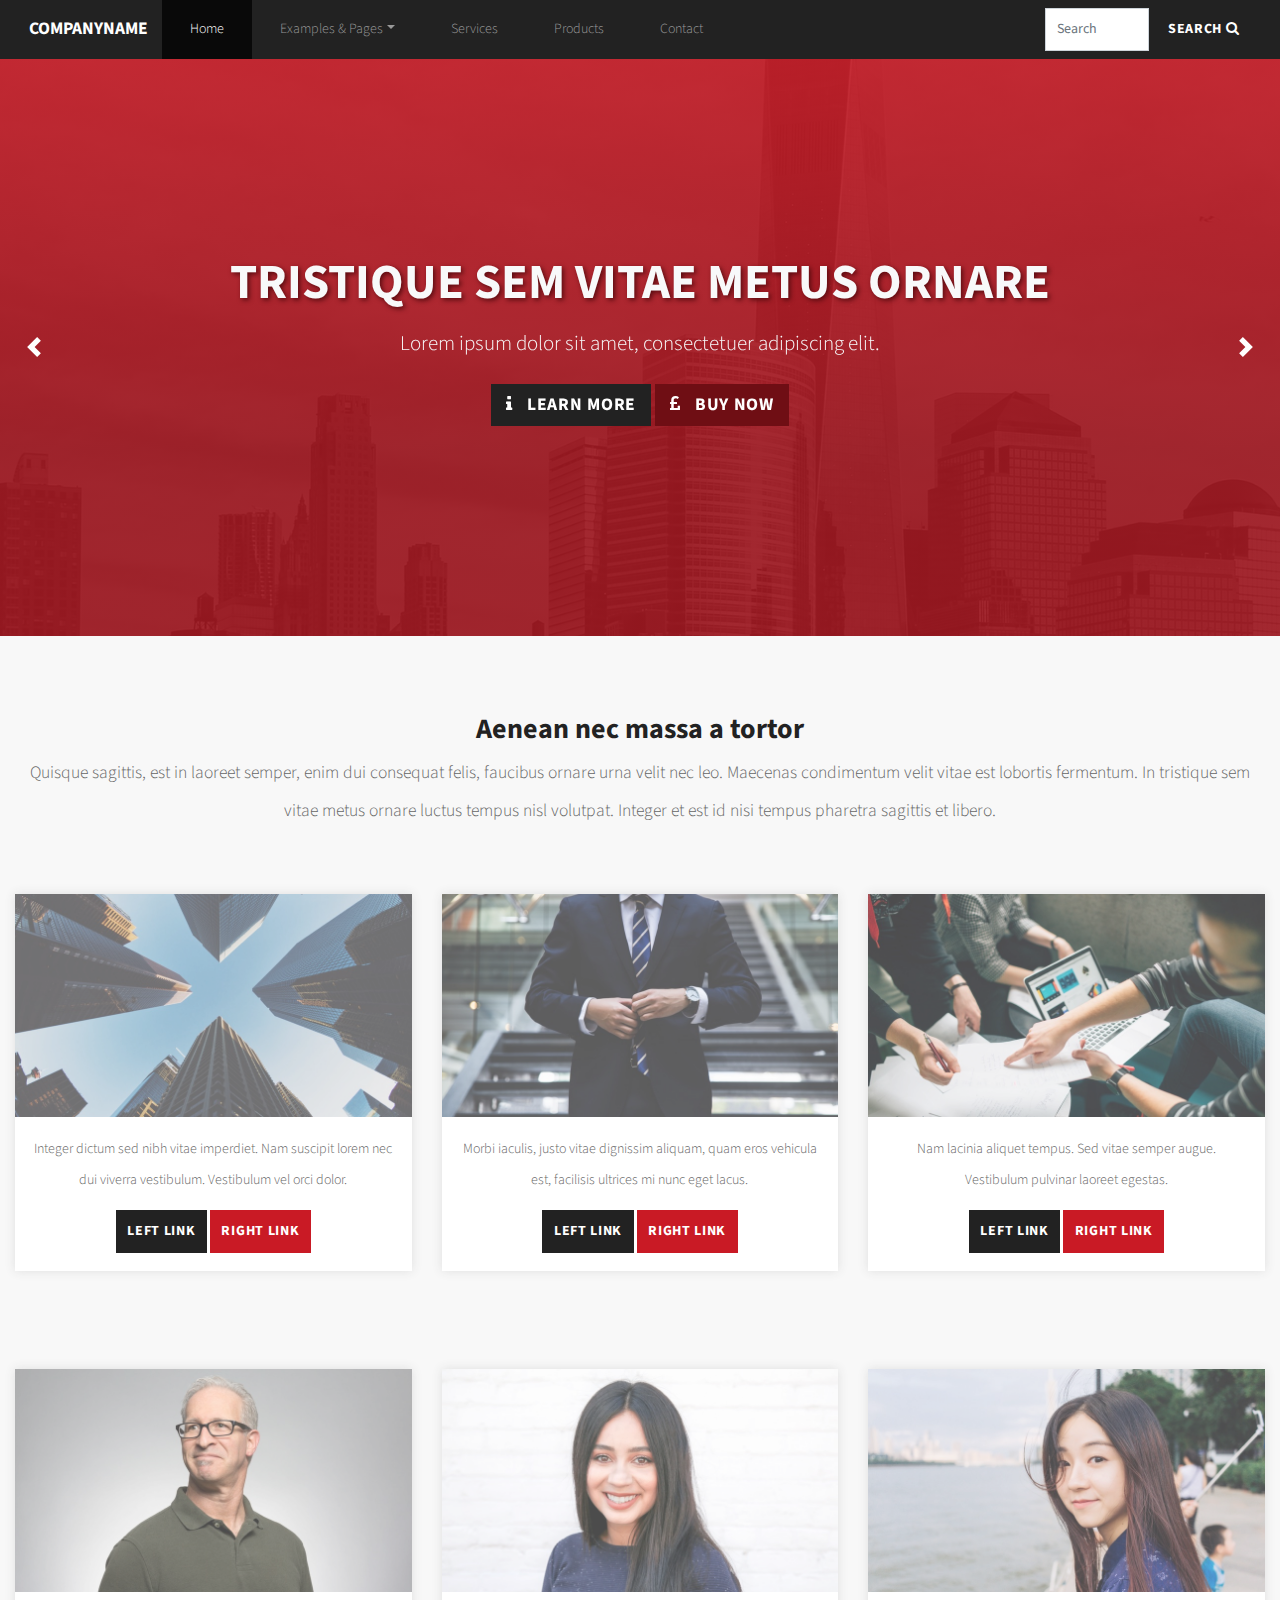
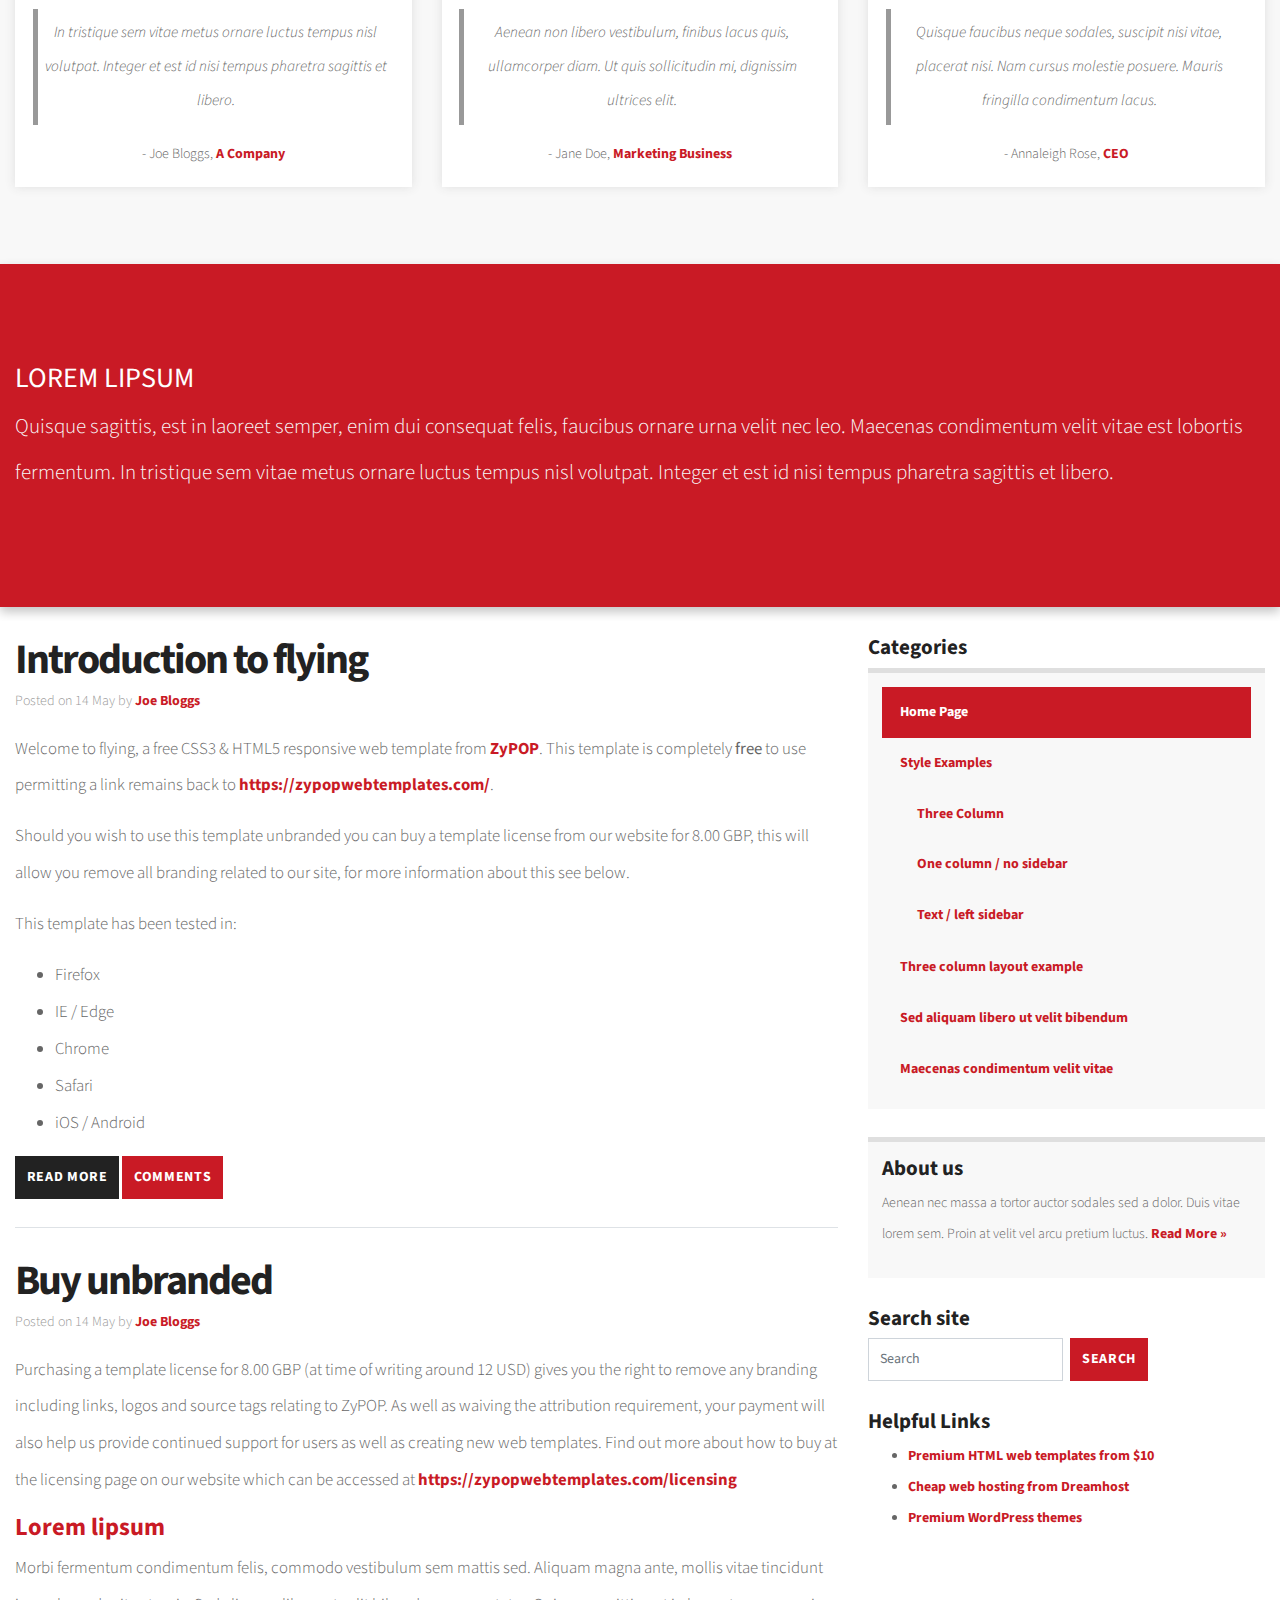
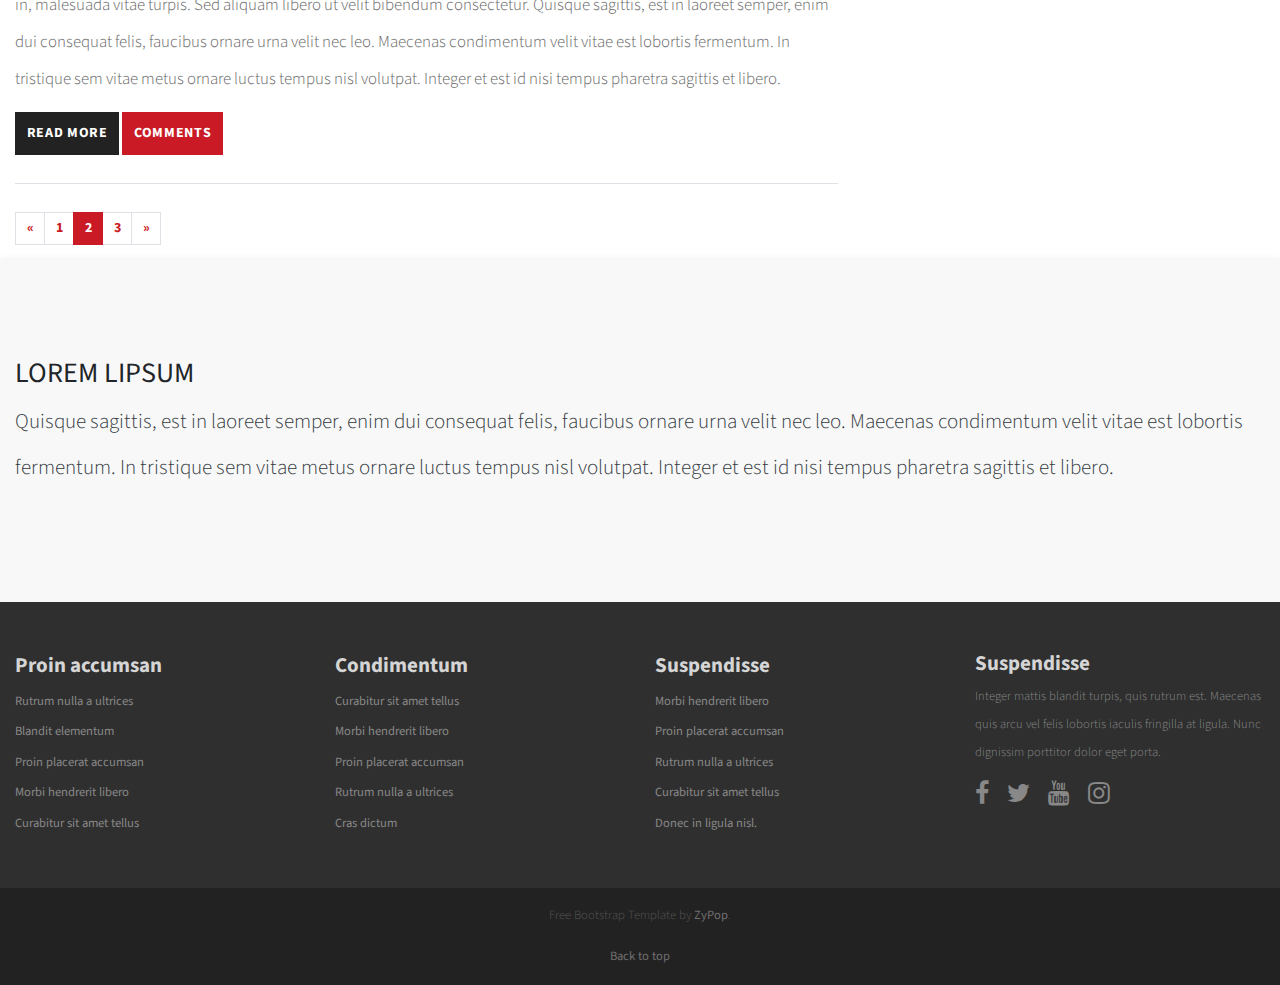
<file: index.html>
<!doctype html>
<html lang="en">
	<head>
        <title>MyCompany - ZyPop Web Templates</title>

        <meta charset="utf-8">
        <meta name="viewport" content="width=device-width, initial-scale=1, shrink-to-fit=no">


        <!-- Main CSS --> 
        <link rel="stylesheet" href="css/style.css">

        <!-- Font Awesome -->
        <link href="https://maxcdn.bootstrapcdn.com/font-awesome/4.7.0/css/font-awesome.min.css" rel="stylesheet">
    </head>
  
    <body>
        
        <!-- Main navigation -->
        <nav class="navbar fixed-top navbar-expand-md navbar-dark bg-primary">
            <div class="container">
                
                <!-- Company name shown on mobile -->
                <a class="navbar-brand" href="#"><span>Company</span>Name</a>

                <!-- Mobile menu toggle -->
                <button class="navbar-toggler" type="button" data-toggle="collapse" data-target="#mainNavbar" aria-controls="mainNavbar" aria-expanded="false" aria-label="Toggle navigation">
                    <span class="navbar-toggler-icon"></span>
                </button>

                <!-- Main navigation items -->
                <div class="collapse navbar-collapse" id="mainNavbar">
                    <ul class="navbar-nav mr-auto">
                        <li class="nav-item active">
                                <a class="nav-link" href="index.html">Home <span class="sr-only">(current)</span></a>
                        </li>

                        <li class="nav-item dropdown">
                                    <a class="nav-link dropdown-toggle" data-toggle="dropdown" href="#" role="button" aria-haspopup="true" aria-expanded="false">Examples &amp; Pages</a>
                                    <div class="dropdown-menu navbar-dark bg-primary">
                                          <a class="dropdown-item" href="examples.html">Style Examples</a>
                                          <a class="dropdown-item" href="three-column.html">Three Column</a>
                                          <a class="dropdown-item" href="one-column.html">One column / no sidebar</a>
                                          <a class="dropdown-item"  href="text.html">Text / left sidebar</a>
                                    </div>
                        </li>


                        <li class="nav-item">
                                <a class="nav-link" href="#">Services</a>
                        </li>

                        <li class="nav-item">
                                <a class="nav-link" href="#">Products</a>
                        </li>

                        <li class="nav-item">
                                <a class="nav-link" href="#">Contact</a>
                        </li>
                    </ul>
                    
                    <form class="form-inline header-search-form my-2 my-lg-0">
                        <input class="form-control mr-sm-2" type="text" size="7"  placeholder="Search" aria-label="Search">
                        <button class="btn btn-primary my-2 my-sm-0" type="submit">Search <i class="fa fa-search" aria-hidden="true"></i></button>
                    </form>
                    
                </div>
                
                
                
            </div>
        </nav>
        
       

        <!-- Jumbtron / Slider -->
        <div class="jumbotron-wrap jumbotron-wrap-image mb-0">
            <div class="container">
                <div id="mainCarousel" class="carousel slide" data-ride="carousel">
                    <div class="carousel-inner">
                        <div class="carousel-item active">
                            <div class="jumbotron">
                                <h1 class="text-center">Tristique sem vitae metus ornare </h1>
                                <p class="lead text-center">Lorem ipsum dolor sit amet, consectetuer adipiscing elit.</p>
                                <p class="lead text-center">
                                    <a class="btn btn-primary btn-lg" href="#" role="button"><i class="fa fa-info"></i> &nbsp; Learn more</a>
                                    <a class="btn btn-secondary btn-lg" href="#" role="button"><i class="fa fa-gbp"></i> &nbsp; Buy now</a>
                                </p>
                            </div>
                        </div>

                        <div class="carousel-item">
                            <div class="jumbotron">
                                <h1 class="text-center">Cras sit amet nibh libero, in gravida nulla</h1>
                                <p class="lead text-center">Nulla vel metus scelerisque ante sollicitudin. Cras purus odio, vestibulum in vulputate at, tempus viverra turpis.</p>
                                <p class="lead text-center">
                                    <a class="btn btn-secondary btn-lg" href="#" role="button"><i class="fa fa-gbp"></i> &nbsp; Buy now</a>
                                    <a class="btn btn-primary btn-lg" href="#" role="button"><i class="fa fa-info"></i> &nbsp; Learn more</a>
                                </p>
                            </div>
                        </div>
                    </div>

                    <a class="carousel-control-prev" href="#mainCarousel" role="button" data-slide="prev">
                            <span class="carousel-control-prev-icon" aria-hidden="true"></span>
                            <span class="sr-only">Previous</span>
                    </a>
                    <a class="carousel-control-next" href="#mainCarousel" role="button" data-slide="next">
                            <span class="carousel-control-next-icon" aria-hidden="true"></span>
                        <span class="sr-only">Next</span>
                    </a>
                </div>
            </div>
        </div>

        <!-- Main content area -->
        <div class="card-container">
            <div class="container">
   
                <div class="text-center padded-box pb-0">
                        <h2>Aenean nec massa a tortor</h2>
                        <p class="lead">Quisque sagittis, est in laoreet semper, enim dui consequat felis, faucibus ornare urna velit nec leo. Maecenas condimentum velit vitae est lobortis fermentum. In tristique sem vitae metus ornare luctus tempus nisl volutpat. Integer et est id nisi tempus pharetra sagittis et libero.</p>

                </div>
                


                <div class="padded-box row">
                    <div class="col-md-4">
                        <div class="card text-center">
                          <img class="card-img-top" src="images/pic1.jpg" alt="Card image cap">
                          <div class="card-body">
                            <p class="card-text">Integer dictum sed nibh vitae imperdiet. Nam suscipit lorem nec dui viverra vestibulum. Vestibulum vel orci dolor.</p>
                            <a href="#" class="btn btn-primary">Left link</a>
                              <a href="#" class="btn btn-secondary">Right link</a>
                          </div>
                        </div>
                    </div>

                    <div class="col-md-4">
                        <div class="card text-center">
                          <img class="card-img-top" src="images/pic2.jpg" alt="Card image cap">
                          <div class="card-body">
                            <p class="card-text">Morbi iaculis, justo vitae dignissim aliquam, quam eros vehicula est, facilisis ultrices mi nunc eget lacus.</p>
                             <a href="#" class="btn btn-primary">Left link</a>
                              <a href="#" class="btn btn-secondary">Right link</a>
                          </div>
                        </div>
                    </div>

                    <div class="col-md-4">
                        <div class="card text-center">
                          <img class="card-img-top" src="images/pic3.jpg" alt="Card image cap">
                          <div class="card-body">
                            <p class="card-text">Nam lacinia aliquet tempus. Sed vitae semper augue. Vestibulum pulvinar laoreet egestas. </p>
                             <a href="#" class="btn btn-primary">Left link</a>
                              <a href="#" class="btn btn-secondary">Right link</a>
                          </div>
                        </div>
                    </div>
                </div>
                
                
                

                <div class="padded-box row">
                    <div class="col-md-4">
                        <div class="card text-center">
                          <img class="card-img-top" src="images/pic4.jpg" alt="Card image cap">
                          <div class="card-body">
                            <blockquote class="card-text">In tristique sem vitae metus ornare luctus tempus nisl volutpat. Integer et est id nisi tempus pharetra sagittis et libero.</blockquote>
                            <p class="card-text quote-text">- Joe Bloggs, <a href="#">A Company</a></p>
                          </div>
                        </div>
                    </div>

                    <div class="col-md-4">
                        <div class="card text-center">
                          <img class="card-img-top" src="images/pic5.jpg" alt="Card image cap">
                          <div class="card-body">
                            <blockquote class="card-text">Aenean non libero vestibulum, finibus lacus quis, ullamcorper diam. Ut quis sollicitudin mi, dignissim ultrices elit. </blockquote>
                            <p class="card-text quote-text">- Jane Doe, <a href="#">Marketing Business</a></p>
                          </div>
                        </div>
                    </div>

                    <div class="col-md-4">
                        <div class="card text-center">
                          <img class="card-img-top" src="images/pic6.jpg" alt="Card image cap">
                          <div class="card-body">
                            <blockquote class="card-text">Quisque faucibus neque sodales, suscipit nisi vitae, placerat nisi. Nam cursus molestie posuere. Mauris fringilla condimentum lacus. </blockquote>
                            <p class="card-text quote-text">- Annaleigh Rose, <a href="#">CEO</a></p>
                          </div>
                        </div>
                    </div>
                </div>
            </div>
        </div>
        
        
        
        <!-- Coloured bg jumbotron -->
        <div class="colored-bg-container jumbotron-wrap">
            <div class="container">
                <div class="jumbotron jumbotron-narrow px-0">
                     <h2>Lorem lipsum</h2>
                    <p class="lead">Quisque sagittis, est in laoreet semper, enim dui consequat felis, faucibus ornare urna velit nec leo. Maecenas condimentum velit vitae est lobortis fermentum. In tristique sem vitae metus ornare luctus tempus nisl volutpat. Integer et est id nisi tempus pharetra sagittis et libero.</p>
                </div>
            </div>
        </div>
        
        
        
        
        <main class="container">
            <div class="row">
                
                <!-- Main content -->
                <div class="col-md-8">
                    <article>
                        <h2 class="article-title">Introduction to flying</h2>

                        <p class="article-meta">Posted on <time datetime="2017-05-14">14 May</time> by <a href="#" rel="author">Joe Bloggs</a></p>

                        <p>Welcome to flying, a free CSS3 &amp; HTML5 responsive web template from <a href="https://zypopwebtemplates.com/" title="ZyPOP">ZyPOP</a>. This template is completely <strong>free</strong> to use permitting a link remains back to  <a href="https://zypopwebtemplates.com/" title="ZyPOP">https://zypopwebtemplates.com/</a>.</p>

                        <p> Should you wish to use this template unbranded you can buy a template license from our website for 8.00 GBP, this will allow you remove all branding related to our site, for more information about this see below.</p>	

                        <p>This template has been tested in:</p>

                        <ul>
                            <li>Firefox</li>
                            <li>IE / Edge</li>
                            <li>Chrome</li>
                            <li>Safari</li>
                            <li>iOS / Android</li>
                        </ul>

                        <a href="#" class="btn btn-primary">Read more</a>
                        <a href="#" class="btn btn-secondary">Comments</a>

                    </article>

                    <article>

                        <h2 class="article-title">Buy unbranded</h2>
                        <p class="article-meta">Posted on <time datetime="2013-05-14">14 May</time> by <a href="#" rel="author">Joe Bloggs</a></p>

                        <p>Purchasing a template license for 8.00 GBP (at time of writing around 12 USD) gives you the right to remove any branding including links, logos and source tags relating to ZyPOP. As well as waiving the attribution requirement, your payment will also help us provide continued support for users as well as creating new web templates. Find out more about how to buy at the licensing page on our website which can be accessed at <a href="https://zypopwebtemplates.com/licensing" title="template license">https://zypopwebtemplates.com/licensing</a></p>

                        <h3>Lorem lipsum</h3>

                        <p>Morbi fermentum condimentum felis, commodo vestibulum sem mattis sed. Aliquam magna ante, mollis vitae tincidunt in, malesuada vitae turpis. Sed aliquam libero ut velit bibendum consectetur. Quisque sagittis, est in laoreet semper, enim dui consequat felis, faucibus ornare urna velit nec leo. Maecenas condimentum velit vitae est lobortis fermentum. In tristique sem vitae metus ornare luctus tempus nisl volutpat. Integer et est id nisi tempus pharetra sagittis et libero.</p>

                        <a href="#" class="btn btn-primary">Read more</a>
                        <a href="#" class="btn btn-secondary">Comments</a>
                    </article>


                    <!-- Example pagination Bootstrap component -->
                    <nav>
                        <ul class="pagination">
                                <li class="page-item">
                                    <a class="page-link" href="#" aria-label="Previous">
                                        <span aria-hidden="true">&laquo;</span>
                                        <span class="sr-only">Previous</span>
                                    </a>
                                </li>
                                <li class="page-item"><a class="page-link" href="#">1</a></li>
                                <li class="page-item active"><a class="page-link" href="#">2</a></li>
                                <li class="page-item"><a class="page-link" href="#">3</a></li>
                                <li class="page-item">
                                    <a class="page-link" href="#" aria-label="Next">
                                        <span aria-hidden="true">&raquo;</span>
                                        <span class="sr-only">Next</span>
                                    </a>
                                </li>
                        </ul>
                    </nav>
                </div>

                
                <!-- Sidebar -->
                <aside class="col-md-4">
                    <div class="sidebar-box">
                        <h4>Categories</h4>
                        <div class="list-group list-group-root">
                            <a class="list-group-item active" href="index.html">Home Page</a>
                            <a class="list-group-item" href="examples.html">Style Examples</a>
                            <div class="list-group">
                                <a class="list-group-item" href="three-column.html">Three Column</a>
                                <a class="list-group-item" href="one-column.html">One column / no sidebar</a>
                                <a class="list-group-item" href="text.html">Text / left sidebar</a>	
                            </div>
                            <a class="list-group-item" href="three-column.html">Three column layout example</a>
                            <a class="list-group-item" href="#">Sed aliquam libero ut velit bibendum</a>
                            <a class="list-group-item" href="#">Maecenas condimentum velit vitae</a>
                        </div>
                    </div>

                    <div class="sidebar-box sidebar-box-bg">
                        <h4>About us</h4>
                        <p>Aenean nec massa a tortor auctor sodales sed a dolor. Duis vitae lorem sem. Proin at velit vel arcu pretium luctus. <a href="#" class="readmore">Read More &raquo;</a></p>    
                    </div>

                    <div class="sidebar-box">
                        <h4>Search site</h4>
                        <form class="form-inline my-2 my-lg-0">
                            <input class="form-control mr-sm-2" type="text"  placeholder="Search" aria-label="Search">
                            <button class="btn btn-secondary my-2 my-sm-0" type="submit">Search</button>
                        </form>
                    </div>

                    <div class="sidebar-box">
                        <h4>Helpful Links</h4>
                        <ul>
                            <li><a href="http://www.themeforest.net/?ref=spykawg" title="premium templates">Premium HTML web templates from $10</a></li>
                            <li><a href="http://www.dreamhost.com/r.cgi?259541" title="web hosting">Cheap web hosting from Dreamhost</a></li>
                            <li><a href="http://tuxthemes.com" title="Tux Themes">Premium WordPress themes</a></li>
                        </ul>
                    </div>
                </aside> 
                
                
            </div> 
        </main>
        
        
        
        <!-- Gray bg jumbotron -->
        <div class="gray-bg-container mb-0 jumbotron-wrap">
            <div class="container">
                <div class="jumbotron jumbotron-narrow px-0">
                     <h2>Lorem lipsum</h2>
                    <p class="lead">Quisque sagittis, est in laoreet semper, enim dui consequat felis, faucibus ornare urna velit nec leo. Maecenas condimentum velit vitae est lobortis fermentum. In tristique sem vitae metus ornare luctus tempus nisl volutpat. Integer et est id nisi tempus pharetra sagittis et libero.</p>
                </div>
            </div>
        </div>

        
        
        <!-- Footer -->
        <footer class="footer">
            <div class="footer-lists">
                <div class="container">
                    <div class="row">
                        <div class="col-sm">
                            <ul>
                                <li><h4>Proin accumsan</h4></li>
                                <li><a href="#">Rutrum nulla a ultrices</a></li>
                                <li><a href="#">Blandit elementum</a></li>
                                <li><a href="#">Proin placerat accumsan</a></li>
                                <li><a href="#">Morbi hendrerit libero </a></li>
                                <li><a href="#">Curabitur sit amet tellus</a></li>
                            </ul>
                        </div>
                        <div class="col-sm">
                            <ul>
                                <li><h4>Condimentum</h4></li>
                                <li><a href="#">Curabitur sit amet tellus</a></li>
                                <li><a href="#">Morbi hendrerit libero </a></li>
                                <li><a href="#">Proin placerat accumsan</a></li>
                                <li><a href="#">Rutrum nulla a ultrices</a></li>
                                <li><a href="#">Cras dictum</a></li>
                            </ul>
                        </div>   
                        <div class="col-sm">
                            <ul>
                                <li><h4>Suspendisse</h4></li>
                                <li><a href="#">Morbi hendrerit libero </a></li>
                                <li><a href="#">Proin placerat accumsan</a></li>
                                <li><a href="#">Rutrum nulla a ultrices</a></li>
                                <li><a href="#">Curabitur sit amet tellus</a></li>
                                <li><a href="#">Donec in ligula nisl.</a></li>
                            </ul>
                        </div>
                        <div class="col-sm">
                            <h4>Suspendisse</h4>
                            <p>Integer mattis blandit turpis, quis rutrum est. Maecenas quis arcu vel felis lobortis iaculis fringilla at ligula. Nunc dignissim porttitor dolor eget porta.</p>

                            <p class="social-icons">
                                <a href="#"><i class="fa fa-facebook fa-2x"></i></a>
                                <a href="#"><i class="fa fa-twitter fa-2x"></i></a>
                                <a href="#"><i class="fa fa-youtube fa-2x"></i></a>
                                <a href="#"><i class="fa fa-instagram fa-2x"></i></a>
                            </p>
                        </div>
                    </div>
                </div>
            </div>
            
            
            <div class="footer-bottom">
                    <p class="text-center">Free Bootstrap Template by <a href="https://zypopwebtemplates.com/">ZyPop</a>.</p>
                    <p class="text-center"><a href="#">Back to top</a></p>
            </div>
            
        </footer>



        <!-- Bootcamp JavaScript -->
        <!-- jQuery first, then Popper.js, then Bootstrap JS -->
        <script src="https://code.jquery.com/jquery-3.2.1.slim.min.js" integrity="sha384-KJ3o2DKtIkvYIK3UENzmM7KCkRr/rE9/Qpg6aAZGJwFDMVNA/GpGFF93hXpG5KkN" crossorigin="anonymous"></script>
        <script src="https://cdnjs.cloudflare.com/ajax/libs/popper.js/1.12.3/umd/popper.min.js" integrity="sha384-vFJXuSJphROIrBnz7yo7oB41mKfc8JzQZiCq4NCceLEaO4IHwicKwpJf9c9IpFgh" crossorigin="anonymous"></script>
        <script src="https://maxcdn.bootstrapcdn.com/bootstrap/4.0.0-beta.2/js/bootstrap.min.js" integrity="sha384-alpBpkh1PFOepccYVYDB4do5UnbKysX5WZXm3XxPqe5iKTfUKjNkCk9SaVuEZflJ" crossorigin="anonymous"></script>

    </body>
</html>
</file>
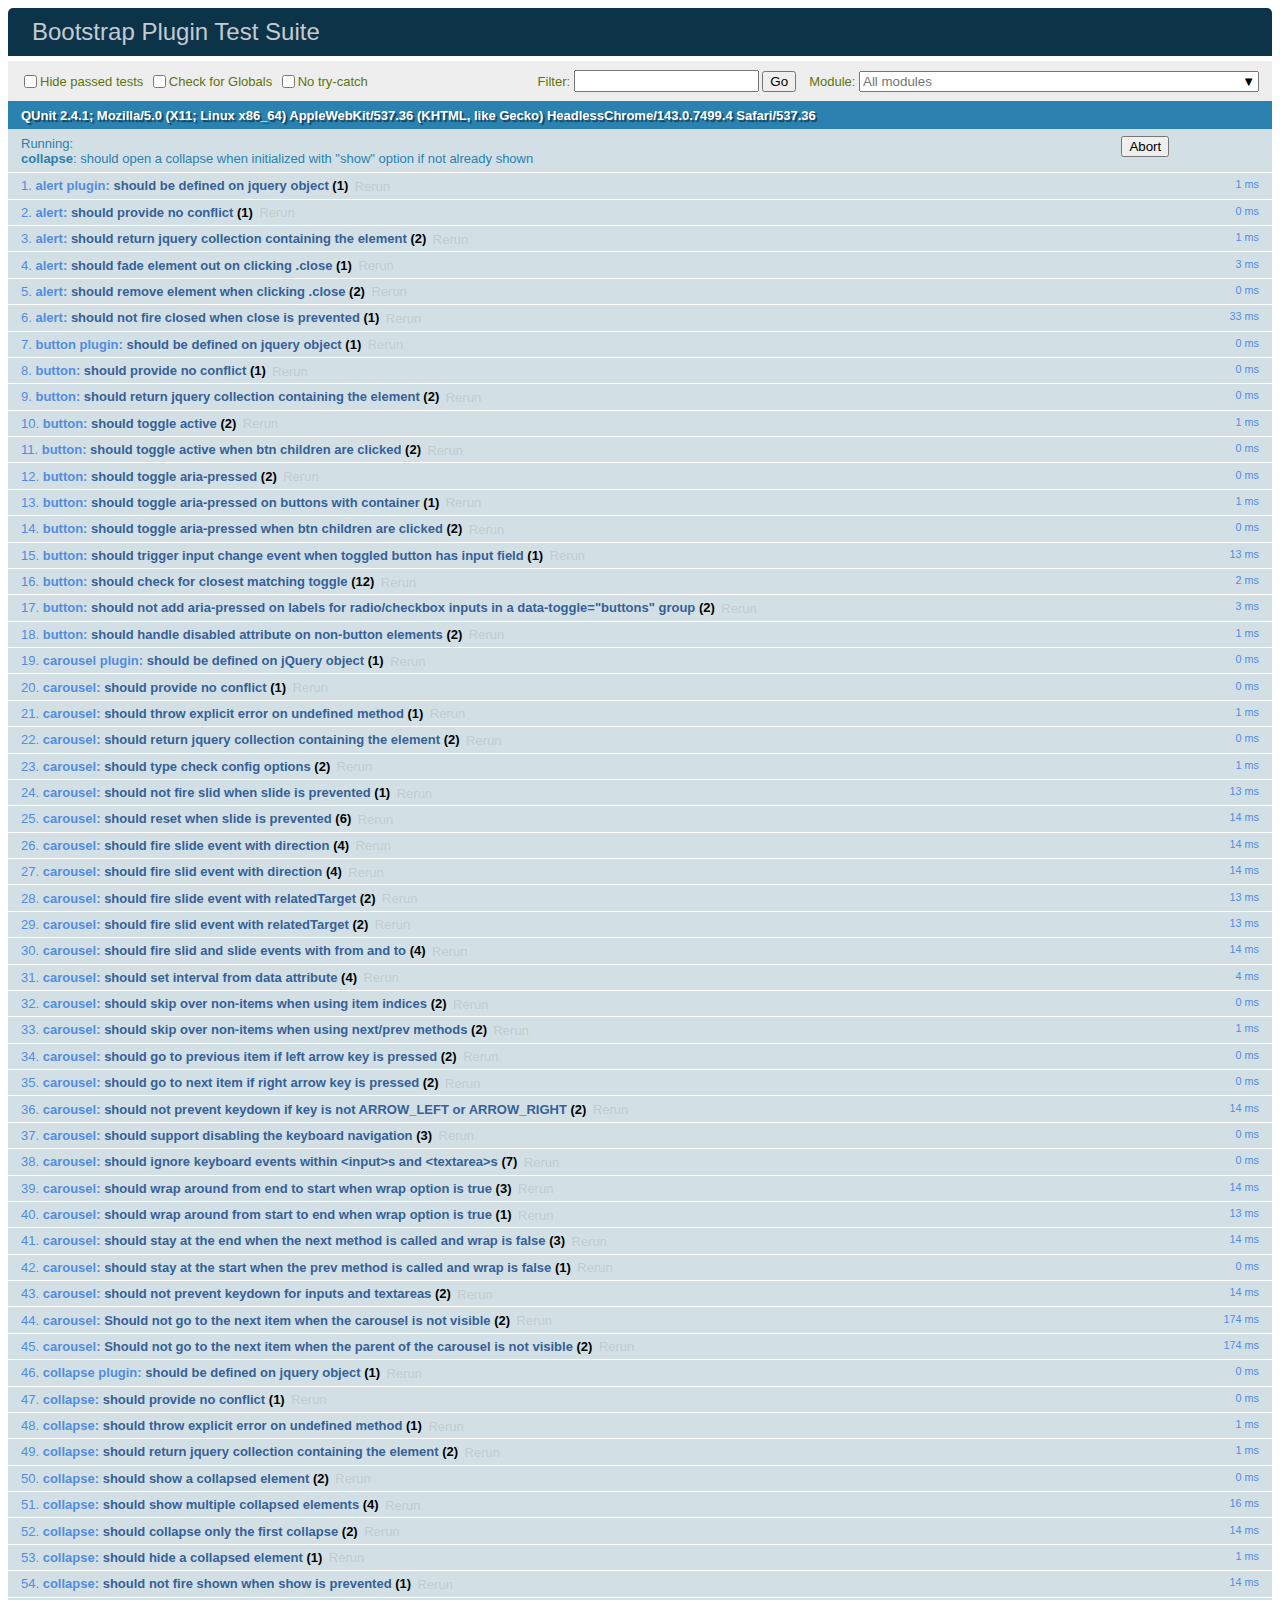
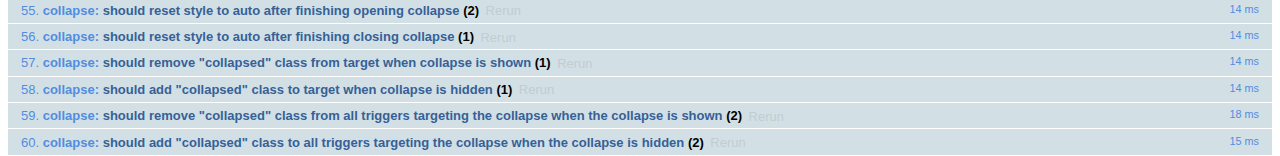
<file: vendor/bootstrap/js/tests/index.html>
<!doctype html>
<html lang="en">
  <head>
    <meta charset="utf-8">
    <meta name="viewport" content="width=device-width, initial-scale=1, shrink-to-fit=no">
    <title>Bootstrap Plugin Test Suite</title>

    <!-- jQuery -->
    <script>
      (function () {
        var path = '../../assets/js/vendor/jquery-slim.min.js'
        // get jquery param from the query string.
        var jQueryVersion = location.search.match(/[?&]jquery=(.*?)(?=&|$)/)

        // If a version was specified, use that version from our vendor folder
        if (jQueryVersion) {
          path = 'vendor/jquery-' + jQueryVersion[1] + '.min.js'
        }
        document.write('<script src="' + path + '"><\/script>')
      }())
    </script>
    <script src="../../assets/js/vendor/popper.min.js"></script>

    <!-- QUnit -->
    <link rel="stylesheet" href="vendor/qunit.css" media="screen">
    <script src="vendor/qunit.js"></script>

    <script>
      // Disable jQuery event aliases to ensure we don't accidentally use any of them
      [
        'blur',
        'focus',
        'focusin',
        'focusout',
        'resize',
        'scroll',
        'click',
        'dblclick',
        'mousedown',
        'mouseup',
        'mousemove',
        'mouseover',
        'mouseout',
        'mouseenter',
        'mouseleave',
        'change',
        'select',
        'submit',
        'keydown',
        'keypress',
        'keyup',
        'contextmenu'
      ].forEach(function(eventAlias) {
        $.fn[eventAlias] = function() {
          throw new Error('Using the ".' + eventAlias + '()" method is not allowed, so that Bootstrap can be compatible with custom jQuery builds which exclude the "event aliases" module that defines said method. See https://github.com/twbs/bootstrap/blob/master/CONTRIBUTING.md#js')
        }
      })

      // Require assert.expect in each test
      QUnit.config.requireExpects = true

      // See https://github.com/axemclion/grunt-saucelabs#test-result-details-with-qunit
      var log = []
      var testName

      QUnit.done(function(testResults) {
        var tests = []
        for (var i = 0; i < log.length; i++) {
          var details = log[i]
          tests.push({
            name: details.name,
            result: details.result,
            expected: details.expected,
            actual: details.actual,
            source: details.source
          })
        }
        testResults.tests = tests

        window.global_test_results = testResults
      })

      QUnit.testStart(function(testDetails) {
        QUnit.log(function(details) {
          if (!details.result) {
            details.name = testDetails.name
            log.push(details)
          }
        })
      })

      // Display fixture on-screen on iOS to avoid false positives
      // See https://github.com/twbs/bootstrap/pull/15955
      if (/iPhone|iPad|iPod/.test(navigator.userAgent)) {
        QUnit.begin(function() {
          $('#qunit-fixture').css({ top: 0, left: 0 })
        })

        QUnit.done(function() {
          $('#qunit-fixture').css({ top: '', left: '' })
        })
      }
    </script>

    <!-- Transpiled Plugins -->
    <script src="../dist/util.js"></script>
    <script src="../dist/alert.js"></script>
    <script src="../dist/button.js"></script>
    <script src="../dist/carousel.js"></script>
    <script src="../dist/collapse.js"></script>
    <script src="../dist/dropdown.js"></script>
    <script src="../dist/modal.js"></script>
    <script src="../dist/scrollspy.js"></script>
    <script src="../dist/tab.js"></script>
    <script src="../dist/tooltip.js"></script>
    <script src="../dist/popover.js"></script>

    <!-- Unit Tests -->
    <script src="unit/alert.js"></script>
    <script src="unit/button.js"></script>
    <script src="unit/carousel.js"></script>
    <script src="unit/collapse.js"></script>
    <script src="unit/dropdown.js"></script>
    <script src="unit/modal.js"></script>
    <script src="unit/scrollspy.js"></script>
    <script src="unit/tab.js"></script>
    <script src="unit/tooltip.js"></script>
    <script src="unit/popover.js"></script>
    <script src="unit/util.js"></script>
  </head>
  <body>
    <div id="qunit-container">
      <div id="qunit"></div>
      <div id="qunit-fixture"></div>
    </div>
  </body>
</html>
</file>
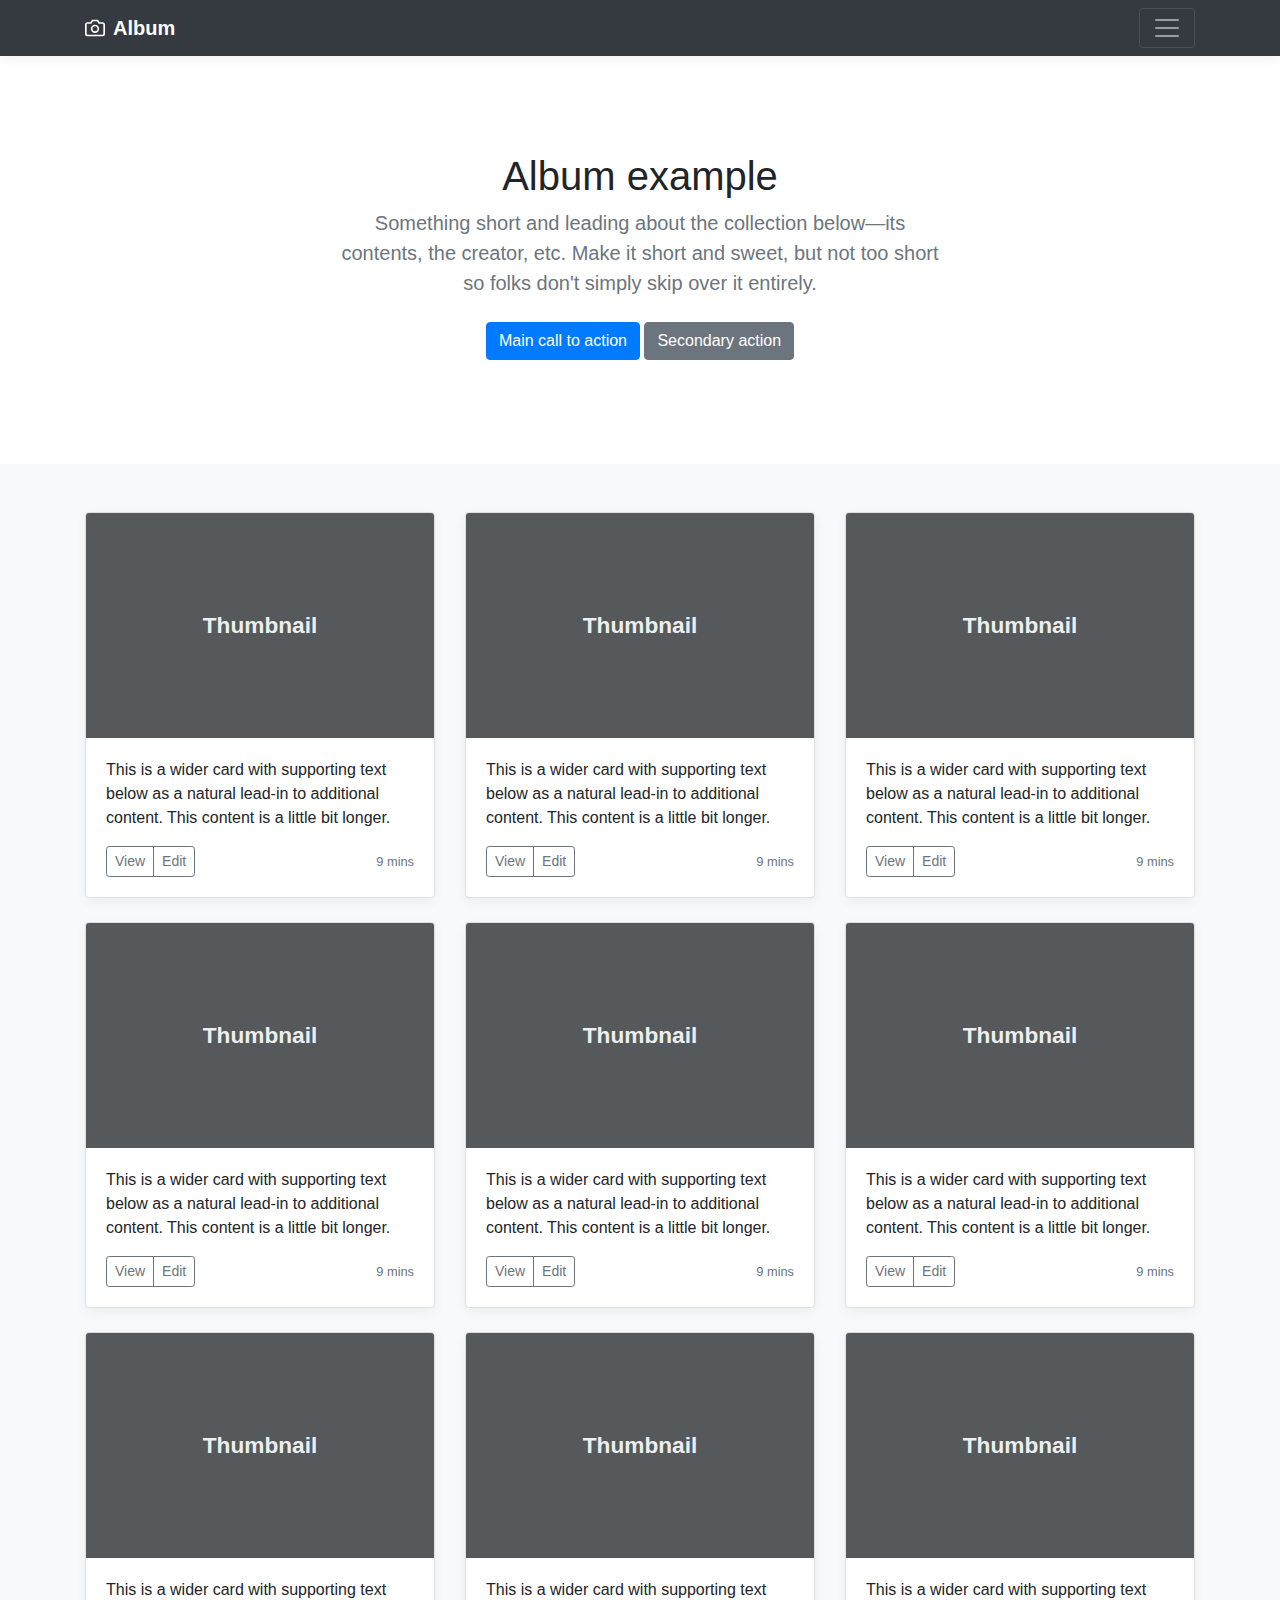
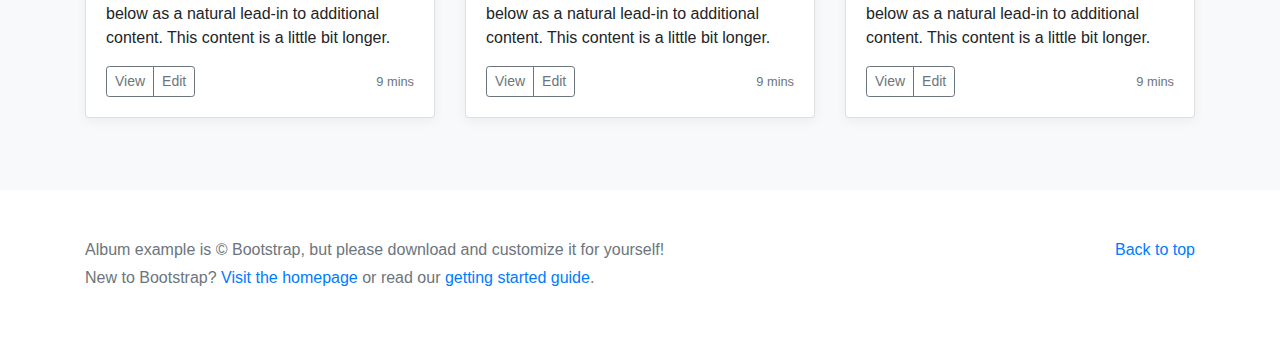
<file: vendor/bootstrap/docs/4.0/examples/album/index.html>
<!doctype html>
<html lang="en">
  <head>
    <meta charset="utf-8">
    <meta name="viewport" content="width=device-width, initial-scale=1, shrink-to-fit=no">
    <meta name="description" content="">
    <meta name="author" content="">
    <link rel="icon" href="../../../../favicon.ico">

    <title>Album example for Bootstrap</title>

    <!-- Bootstrap core CSS -->
    <link href="../../../../dist/css/bootstrap.min.css" rel="stylesheet">

    <!-- Custom styles for this template -->
    <link href="album.css" rel="stylesheet">
  </head>

  <body>

    <header>
      <div class="collapse bg-dark" id="navbarHeader">
        <div class="container">
          <div class="row">
            <div class="col-sm-8 col-md-7 py-4">
              <h4 class="text-white">About</h4>
              <p class="text-muted">Add some information about the album below, the author, or any other background context. Make it a few sentences long so folks can pick up some informative tidbits. Then, link them off to some social networking sites or contact information.</p>
            </div>
            <div class="col-sm-4 offset-md-1 py-4">
              <h4 class="text-white">Contact</h4>
              <ul class="list-unstyled">
                <li><a href="#" class="text-white">Follow on Twitter</a></li>
                <li><a href="#" class="text-white">Like on Facebook</a></li>
                <li><a href="#" class="text-white">Email me</a></li>
              </ul>
            </div>
          </div>
        </div>
      </div>
      <div class="navbar navbar-dark bg-dark box-shadow">
        <div class="container d-flex justify-content-between">
          <a href="#" class="navbar-brand d-flex align-items-center">
            <svg xmlns="http://www.w3.org/2000/svg" width="20" height="20" viewBox="0 0 24 24" fill="none" stroke="currentColor" stroke-width="2" stroke-linecap="round" stroke-linejoin="round" class="mr-2"><path d="M23 19a2 2 0 0 1-2 2H3a2 2 0 0 1-2-2V8a2 2 0 0 1 2-2h4l2-3h6l2 3h4a2 2 0 0 1 2 2z"></path><circle cx="12" cy="13" r="4"></circle></svg>
            <strong>Album</strong>
          </a>
          <button class="navbar-toggler" type="button" data-toggle="collapse" data-target="#navbarHeader" aria-controls="navbarHeader" aria-expanded="false" aria-label="Toggle navigation">
            <span class="navbar-toggler-icon"></span>
          </button>
        </div>
      </div>
    </header>

    <main role="main">

      <section class="jumbotron text-center">
        <div class="container">
          <h1 class="jumbotron-heading">Album example</h1>
          <p class="lead text-muted">Something short and leading about the collection below—its contents, the creator, etc. Make it short and sweet, but not too short so folks don't simply skip over it entirely.</p>
          <p>
            <a href="#" class="btn btn-primary my-2">Main call to action</a>
            <a href="#" class="btn btn-secondary my-2">Secondary action</a>
          </p>
        </div>
      </section>

      <div class="album py-5 bg-light">
        <div class="container">

          <div class="row">
            <div class="col-md-4">
              <div class="card mb-4 box-shadow">
                <img class="card-img-top" data-src="holder.js/100px225?theme=thumb&bg=55595c&fg=eceeef&text=Thumbnail" alt="Card image cap">
                <div class="card-body">
                  <p class="card-text">This is a wider card with supporting text below as a natural lead-in to additional content. This content is a little bit longer.</p>
                  <div class="d-flex justify-content-between align-items-center">
                    <div class="btn-group">
                      <button type="button" class="btn btn-sm btn-outline-secondary">View</button>
                      <button type="button" class="btn btn-sm btn-outline-secondary">Edit</button>
                    </div>
                    <small class="text-muted">9 mins</small>
                  </div>
                </div>
              </div>
            </div>
            <div class="col-md-4">
              <div class="card mb-4 box-shadow">
                <img class="card-img-top" data-src="holder.js/100px225?theme=thumb&bg=55595c&fg=eceeef&text=Thumbnail" alt="Card image cap">
                <div class="card-body">
                  <p class="card-text">This is a wider card with supporting text below as a natural lead-in to additional content. This content is a little bit longer.</p>
                  <div class="d-flex justify-content-between align-items-center">
                    <div class="btn-group">
                      <button type="button" class="btn btn-sm btn-outline-secondary">View</button>
                      <button type="button" class="btn btn-sm btn-outline-secondary">Edit</button>
                    </div>
                    <small class="text-muted">9 mins</small>
                  </div>
                </div>
              </div>
            </div>
            <div class="col-md-4">
              <div class="card mb-4 box-shadow">
                <img class="card-img-top" data-src="holder.js/100px225?theme=thumb&bg=55595c&fg=eceeef&text=Thumbnail" alt="Card image cap">
                <div class="card-body">
                  <p class="card-text">This is a wider card with supporting text below as a natural lead-in to additional content. This content is a little bit longer.</p>
                  <div class="d-flex justify-content-between align-items-center">
                    <div class="btn-group">
                      <button type="button" class="btn btn-sm btn-outline-secondary">View</button>
                      <button type="button" class="btn btn-sm btn-outline-secondary">Edit</button>
                    </div>
                    <small class="text-muted">9 mins</small>
                  </div>
                </div>
              </div>
            </div>

            <div class="col-md-4">
              <div class="card mb-4 box-shadow">
                <img class="card-img-top" data-src="holder.js/100px225?theme=thumb&bg=55595c&fg=eceeef&text=Thumbnail" alt="Card image cap">
                <div class="card-body">
                  <p class="card-text">This is a wider card with supporting text below as a natural lead-in to additional content. This content is a little bit longer.</p>
                  <div class="d-flex justify-content-between align-items-center">
                    <div class="btn-group">
                      <button type="button" class="btn btn-sm btn-outline-secondary">View</button>
                      <button type="button" class="btn btn-sm btn-outline-secondary">Edit</button>
                    </div>
                    <small class="text-muted">9 mins</small>
                  </div>
                </div>
              </div>
            </div>
            <div class="col-md-4">
              <div class="card mb-4 box-shadow">
                <img class="card-img-top" data-src="holder.js/100px225?theme=thumb&bg=55595c&fg=eceeef&text=Thumbnail" alt="Card image cap">
                <div class="card-body">
                  <p class="card-text">This is a wider card with supporting text below as a natural lead-in to additional content. This content is a little bit longer.</p>
                  <div class="d-flex justify-content-between align-items-center">
                    <div class="btn-group">
                      <button type="button" class="btn btn-sm btn-outline-secondary">View</button>
                      <button type="button" class="btn btn-sm btn-outline-secondary">Edit</button>
                    </div>
                    <small class="text-muted">9 mins</small>
                  </div>
                </div>
              </div>
            </div>
            <div class="col-md-4">
              <div class="card mb-4 box-shadow">
                <img class="card-img-top" data-src="holder.js/100px225?theme=thumb&bg=55595c&fg=eceeef&text=Thumbnail" alt="Card image cap">
                <div class="card-body">
                  <p class="card-text">This is a wider card with supporting text below as a natural lead-in to additional content. This content is a little bit longer.</p>
                  <div class="d-flex justify-content-between align-items-center">
                    <div class="btn-group">
                      <button type="button" class="btn btn-sm btn-outline-secondary">View</button>
                      <button type="button" class="btn btn-sm btn-outline-secondary">Edit</button>
                    </div>
                    <small class="text-muted">9 mins</small>
                  </div>
                </div>
              </div>
            </div>

            <div class="col-md-4">
              <div class="card mb-4 box-shadow">
                <img class="card-img-top" data-src="holder.js/100px225?theme=thumb&bg=55595c&fg=eceeef&text=Thumbnail" alt="Card image cap">
                <div class="card-body">
                  <p class="card-text">This is a wider card with supporting text below as a natural lead-in to additional content. This content is a little bit longer.</p>
                  <div class="d-flex justify-content-between align-items-center">
                    <div class="btn-group">
                      <button type="button" class="btn btn-sm btn-outline-secondary">View</button>
                      <button type="button" class="btn btn-sm btn-outline-secondary">Edit</button>
                    </div>
                    <small class="text-muted">9 mins</small>
                  </div>
                </div>
              </div>
            </div>
            <div class="col-md-4">
              <div class="card mb-4 box-shadow">
                <img class="card-img-top" data-src="holder.js/100px225?theme=thumb&bg=55595c&fg=eceeef&text=Thumbnail" alt="Card image cap">
                <div class="card-body">
                  <p class="card-text">This is a wider card with supporting text below as a natural lead-in to additional content. This content is a little bit longer.</p>
                  <div class="d-flex justify-content-between align-items-center">
                    <div class="btn-group">
                      <button type="button" class="btn btn-sm btn-outline-secondary">View</button>
                      <button type="button" class="btn btn-sm btn-outline-secondary">Edit</button>
                    </div>
                    <small class="text-muted">9 mins</small>
                  </div>
                </div>
              </div>
            </div>
            <div class="col-md-4">
              <div class="card mb-4 box-shadow">
                <img class="card-img-top" data-src="holder.js/100px225?theme=thumb&bg=55595c&fg=eceeef&text=Thumbnail" alt="Card image cap">
                <div class="card-body">
                  <p class="card-text">This is a wider card with supporting text below as a natural lead-in to additional content. This content is a little bit longer.</p>
                  <div class="d-flex justify-content-between align-items-center">
                    <div class="btn-group">
                      <button type="button" class="btn btn-sm btn-outline-secondary">View</button>
                      <button type="button" class="btn btn-sm btn-outline-secondary">Edit</button>
                    </div>
                    <small class="text-muted">9 mins</small>
                  </div>
                </div>
              </div>
            </div>
          </div>
        </div>
      </div>

    </main>

    <footer class="text-muted">
      <div class="container">
        <p class="float-right">
          <a href="#">Back to top</a>
        </p>
        <p>Album example is &copy; Bootstrap, but please download and customize it for yourself!</p>
        <p>New to Bootstrap? <a href="../../">Visit the homepage</a> or read our <a href="../../getting-started/">getting started guide</a>.</p>
      </div>
    </footer>

    <!-- Bootstrap core JavaScript
    ================================================== -->
    <!-- Placed at the end of the document so the pages load faster -->
    <script src="https://code.jquery.com/jquery-3.2.1.slim.min.js" integrity="sha384-KJ3o2DKtIkvYIK3UENzmM7KCkRr/rE9/Qpg6aAZGJwFDMVNA/GpGFF93hXpG5KkN" crossorigin="anonymous"></script>
    <script>window.jQuery || document.write('<script src="../../../../assets/js/vendor/jquery-slim.min.js"><\/script>')</script>
    <script src="../../../../assets/js/vendor/popper.min.js"></script>
    <script src="../../../../dist/js/bootstrap.min.js"></script>
    <script src="../../../../assets/js/vendor/holder.min.js"></script>
  </body>
</html>
</file>
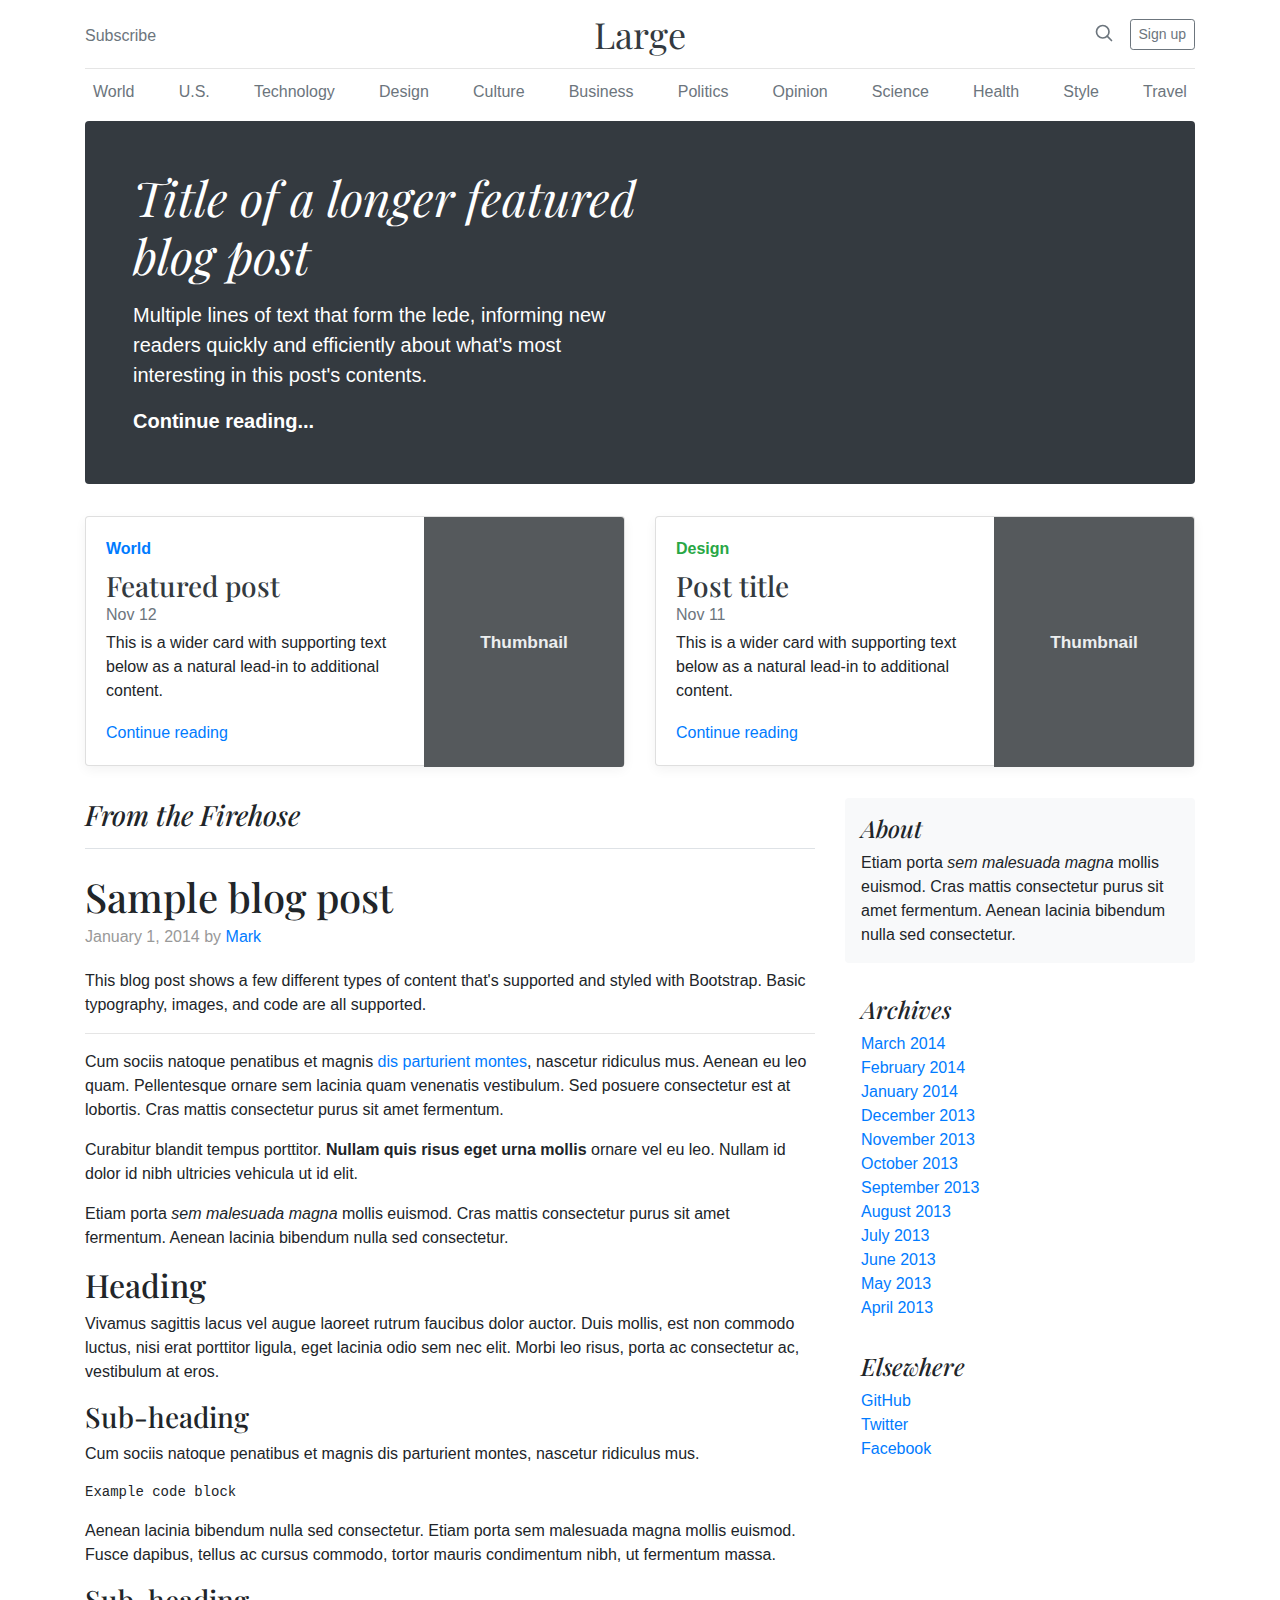
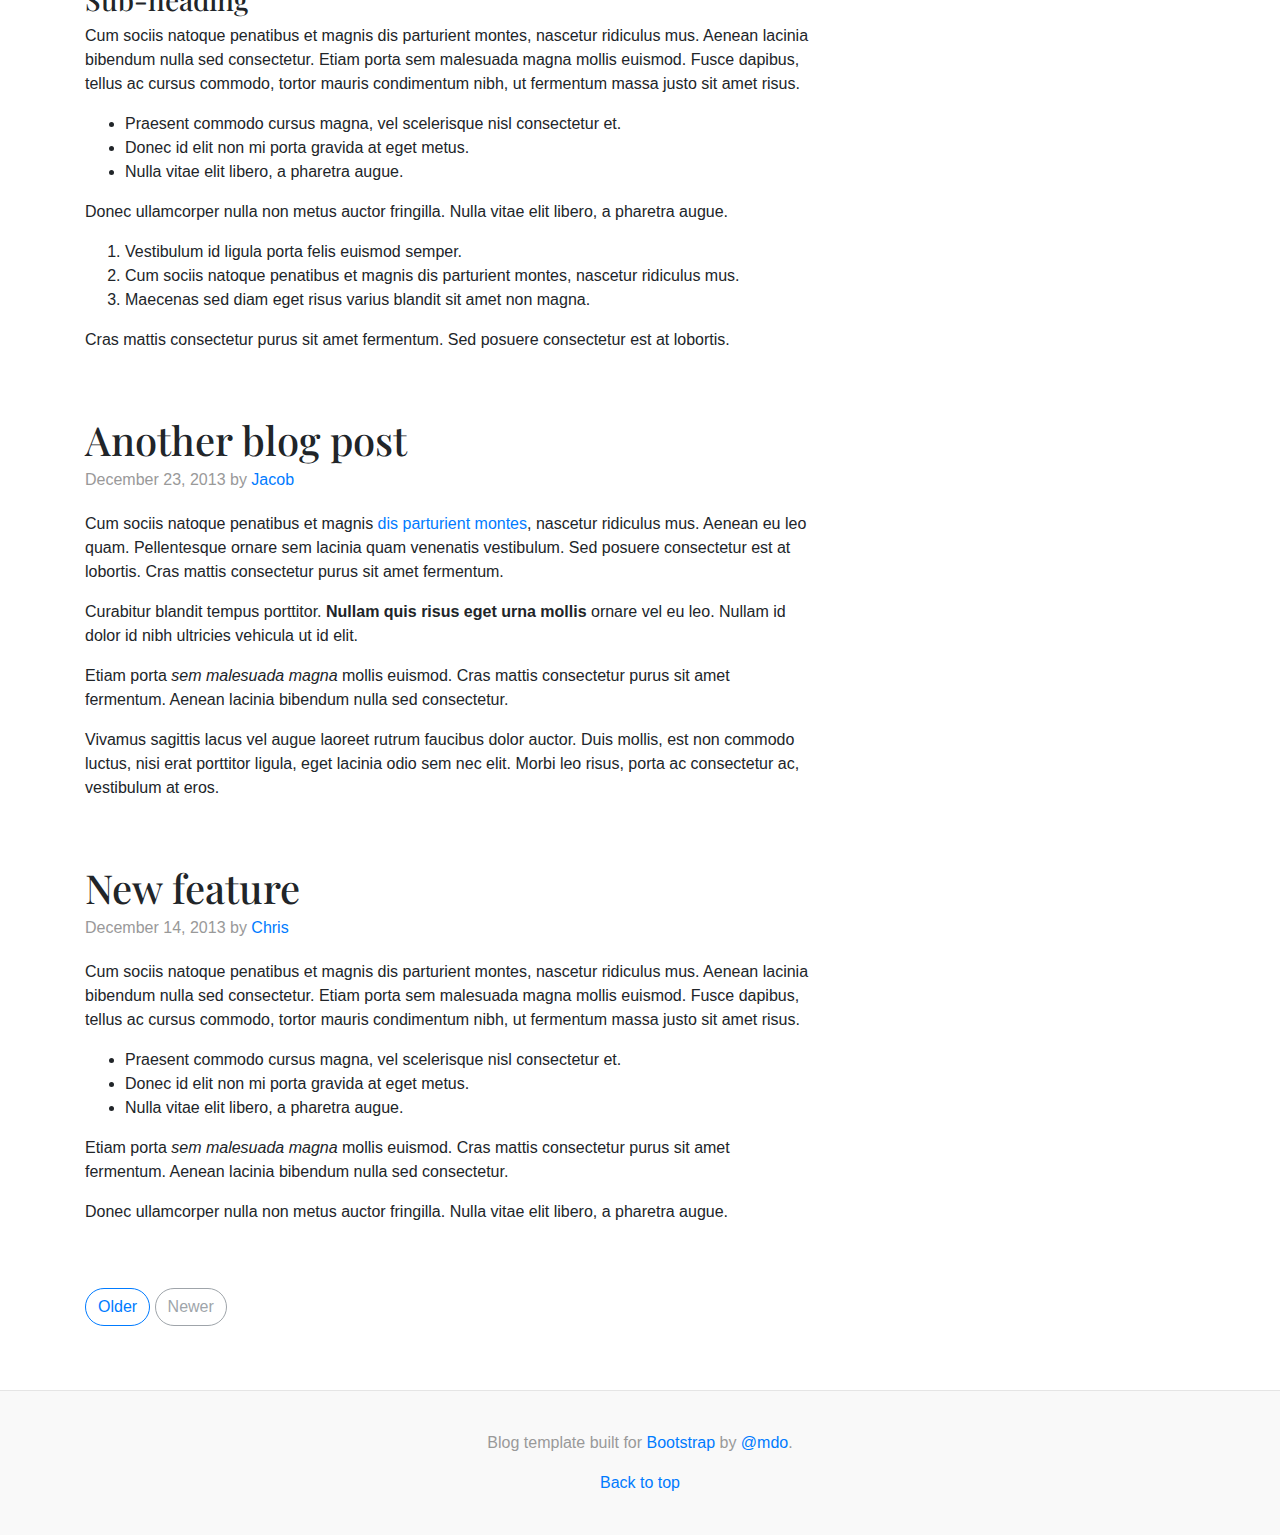
<file: vendor/bootstrap/docs/4.0/examples/blog/index.html>
<!doctype html>
<html lang="en">
  <head>
    <meta charset="utf-8">
    <meta name="viewport" content="width=device-width, initial-scale=1, shrink-to-fit=no">
    <meta name="description" content="">
    <meta name="author" content="">
    <link rel="icon" href="../../../../favicon.ico">

    <title>Blog Template for Bootstrap</title>

    <!-- Bootstrap core CSS -->
    <link href="../../../../dist/css/bootstrap.min.css" rel="stylesheet">

    <!-- Custom styles for this template -->
    <link href="https://fonts.googleapis.com/css?family=Playfair+Display:700,900" rel="stylesheet">
    <link href="blog.css" rel="stylesheet">
  </head>

  <body>

    <div class="container">
      <header class="blog-header py-3">
        <div class="row flex-nowrap justify-content-between align-items-center">
          <div class="col-4 pt-1">
            <a class="text-muted" href="#">Subscribe</a>
          </div>
          <div class="col-4 text-center">
            <a class="blog-header-logo text-dark" href="#">Large</a>
          </div>
          <div class="col-4 d-flex justify-content-end align-items-center">
            <a class="text-muted" href="#">
              <svg xmlns="http://www.w3.org/2000/svg" width="20" height="20" viewBox="0 0 24 24" fill="none" stroke="currentColor" stroke-width="2" stroke-linecap="round" stroke-linejoin="round" class="mx-3"><circle cx="10.5" cy="10.5" r="7.5"></circle><line x1="21" y1="21" x2="15.8" y2="15.8"></line></svg>
            </a>
            <a class="btn btn-sm btn-outline-secondary" href="#">Sign up</a>
          </div>
        </div>
      </header>

      <div class="nav-scroller py-1 mb-2">
        <nav class="nav d-flex justify-content-between">
          <a class="p-2 text-muted" href="#">World</a>
          <a class="p-2 text-muted" href="#">U.S.</a>
          <a class="p-2 text-muted" href="#">Technology</a>
          <a class="p-2 text-muted" href="#">Design</a>
          <a class="p-2 text-muted" href="#">Culture</a>
          <a class="p-2 text-muted" href="#">Business</a>
          <a class="p-2 text-muted" href="#">Politics</a>
          <a class="p-2 text-muted" href="#">Opinion</a>
          <a class="p-2 text-muted" href="#">Science</a>
          <a class="p-2 text-muted" href="#">Health</a>
          <a class="p-2 text-muted" href="#">Style</a>
          <a class="p-2 text-muted" href="#">Travel</a>
        </nav>
      </div>

      <div class="jumbotron p-3 p-md-5 text-white rounded bg-dark">
        <div class="col-md-6 px-0">
          <h1 class="display-4 font-italic">Title of a longer featured blog post</h1>
          <p class="lead my-3">Multiple lines of text that form the lede, informing new readers quickly and efficiently about what's most interesting in this post's contents.</p>
          <p class="lead mb-0"><a href="#" class="text-white font-weight-bold">Continue reading...</a></p>
        </div>
      </div>

      <div class="row mb-2">
        <div class="col-md-6">
          <div class="card flex-md-row mb-4 box-shadow h-md-250">
            <div class="card-body d-flex flex-column align-items-start">
              <strong class="d-inline-block mb-2 text-primary">World</strong>
              <h3 class="mb-0">
                <a class="text-dark" href="#">Featured post</a>
              </h3>
              <div class="mb-1 text-muted">Nov 12</div>
              <p class="card-text mb-auto">This is a wider card with supporting text below as a natural lead-in to additional content.</p>
              <a href="#">Continue reading</a>
            </div>
            <img class="card-img-right flex-auto d-none d-md-block" data-src="holder.js/200x250?theme=thumb" alt="Card image cap">
          </div>
        </div>
        <div class="col-md-6">
          <div class="card flex-md-row mb-4 box-shadow h-md-250">
            <div class="card-body d-flex flex-column align-items-start">
              <strong class="d-inline-block mb-2 text-success">Design</strong>
              <h3 class="mb-0">
                <a class="text-dark" href="#">Post title</a>
              </h3>
              <div class="mb-1 text-muted">Nov 11</div>
              <p class="card-text mb-auto">This is a wider card with supporting text below as a natural lead-in to additional content.</p>
              <a href="#">Continue reading</a>
            </div>
            <img class="card-img-right flex-auto d-none d-md-block" data-src="holder.js/200x250?theme=thumb" alt="Card image cap">
          </div>
        </div>
      </div>
    </div>

    <main role="main" class="container">
      <div class="row">
        <div class="col-md-8 blog-main">
          <h3 class="pb-3 mb-4 font-italic border-bottom">
            From the Firehose
          </h3>

          <div class="blog-post">
            <h2 class="blog-post-title">Sample blog post</h2>
            <p class="blog-post-meta">January 1, 2014 by <a href="#">Mark</a></p>

            <p>This blog post shows a few different types of content that's supported and styled with Bootstrap. Basic typography, images, and code are all supported.</p>
            <hr>
            <p>Cum sociis natoque penatibus et magnis <a href="#">dis parturient montes</a>, nascetur ridiculus mus. Aenean eu leo quam. Pellentesque ornare sem lacinia quam venenatis vestibulum. Sed posuere consectetur est at lobortis. Cras mattis consectetur purus sit amet fermentum.</p>
            <blockquote>
              <p>Curabitur blandit tempus porttitor. <strong>Nullam quis risus eget urna mollis</strong> ornare vel eu leo. Nullam id dolor id nibh ultricies vehicula ut id elit.</p>
            </blockquote>
            <p>Etiam porta <em>sem malesuada magna</em> mollis euismod. Cras mattis consectetur purus sit amet fermentum. Aenean lacinia bibendum nulla sed consectetur.</p>
            <h2>Heading</h2>
            <p>Vivamus sagittis lacus vel augue laoreet rutrum faucibus dolor auctor. Duis mollis, est non commodo luctus, nisi erat porttitor ligula, eget lacinia odio sem nec elit. Morbi leo risus, porta ac consectetur ac, vestibulum at eros.</p>
            <h3>Sub-heading</h3>
            <p>Cum sociis natoque penatibus et magnis dis parturient montes, nascetur ridiculus mus.</p>
            <pre><code>Example code block</code></pre>
            <p>Aenean lacinia bibendum nulla sed consectetur. Etiam porta sem malesuada magna mollis euismod. Fusce dapibus, tellus ac cursus commodo, tortor mauris condimentum nibh, ut fermentum massa.</p>
            <h3>Sub-heading</h3>
            <p>Cum sociis natoque penatibus et magnis dis parturient montes, nascetur ridiculus mus. Aenean lacinia bibendum nulla sed consectetur. Etiam porta sem malesuada magna mollis euismod. Fusce dapibus, tellus ac cursus commodo, tortor mauris condimentum nibh, ut fermentum massa justo sit amet risus.</p>
            <ul>
              <li>Praesent commodo cursus magna, vel scelerisque nisl consectetur et.</li>
              <li>Donec id elit non mi porta gravida at eget metus.</li>
              <li>Nulla vitae elit libero, a pharetra augue.</li>
            </ul>
            <p>Donec ullamcorper nulla non metus auctor fringilla. Nulla vitae elit libero, a pharetra augue.</p>
            <ol>
              <li>Vestibulum id ligula porta felis euismod semper.</li>
              <li>Cum sociis natoque penatibus et magnis dis parturient montes, nascetur ridiculus mus.</li>
              <li>Maecenas sed diam eget risus varius blandit sit amet non magna.</li>
            </ol>
            <p>Cras mattis consectetur purus sit amet fermentum. Sed posuere consectetur est at lobortis.</p>
          </div><!-- /.blog-post -->

          <div class="blog-post">
            <h2 class="blog-post-title">Another blog post</h2>
            <p class="blog-post-meta">December 23, 2013 by <a href="#">Jacob</a></p>

            <p>Cum sociis natoque penatibus et magnis <a href="#">dis parturient montes</a>, nascetur ridiculus mus. Aenean eu leo quam. Pellentesque ornare sem lacinia quam venenatis vestibulum. Sed posuere consectetur est at lobortis. Cras mattis consectetur purus sit amet fermentum.</p>
            <blockquote>
              <p>Curabitur blandit tempus porttitor. <strong>Nullam quis risus eget urna mollis</strong> ornare vel eu leo. Nullam id dolor id nibh ultricies vehicula ut id elit.</p>
            </blockquote>
            <p>Etiam porta <em>sem malesuada magna</em> mollis euismod. Cras mattis consectetur purus sit amet fermentum. Aenean lacinia bibendum nulla sed consectetur.</p>
            <p>Vivamus sagittis lacus vel augue laoreet rutrum faucibus dolor auctor. Duis mollis, est non commodo luctus, nisi erat porttitor ligula, eget lacinia odio sem nec elit. Morbi leo risus, porta ac consectetur ac, vestibulum at eros.</p>
          </div><!-- /.blog-post -->

          <div class="blog-post">
            <h2 class="blog-post-title">New feature</h2>
            <p class="blog-post-meta">December 14, 2013 by <a href="#">Chris</a></p>

            <p>Cum sociis natoque penatibus et magnis dis parturient montes, nascetur ridiculus mus. Aenean lacinia bibendum nulla sed consectetur. Etiam porta sem malesuada magna mollis euismod. Fusce dapibus, tellus ac cursus commodo, tortor mauris condimentum nibh, ut fermentum massa justo sit amet risus.</p>
            <ul>
              <li>Praesent commodo cursus magna, vel scelerisque nisl consectetur et.</li>
              <li>Donec id elit non mi porta gravida at eget metus.</li>
              <li>Nulla vitae elit libero, a pharetra augue.</li>
            </ul>
            <p>Etiam porta <em>sem malesuada magna</em> mollis euismod. Cras mattis consectetur purus sit amet fermentum. Aenean lacinia bibendum nulla sed consectetur.</p>
            <p>Donec ullamcorper nulla non metus auctor fringilla. Nulla vitae elit libero, a pharetra augue.</p>
          </div><!-- /.blog-post -->

          <nav class="blog-pagination">
            <a class="btn btn-outline-primary" href="#">Older</a>
            <a class="btn btn-outline-secondary disabled" href="#">Newer</a>
          </nav>

        </div><!-- /.blog-main -->

        <aside class="col-md-4 blog-sidebar">
          <div class="p-3 mb-3 bg-light rounded">
            <h4 class="font-italic">About</h4>
            <p class="mb-0">Etiam porta <em>sem malesuada magna</em> mollis euismod. Cras mattis consectetur purus sit amet fermentum. Aenean lacinia bibendum nulla sed consectetur.</p>
          </div>

          <div class="p-3">
            <h4 class="font-italic">Archives</h4>
            <ol class="list-unstyled mb-0">
              <li><a href="#">March 2014</a></li>
              <li><a href="#">February 2014</a></li>
              <li><a href="#">January 2014</a></li>
              <li><a href="#">December 2013</a></li>
              <li><a href="#">November 2013</a></li>
              <li><a href="#">October 2013</a></li>
              <li><a href="#">September 2013</a></li>
              <li><a href="#">August 2013</a></li>
              <li><a href="#">July 2013</a></li>
              <li><a href="#">June 2013</a></li>
              <li><a href="#">May 2013</a></li>
              <li><a href="#">April 2013</a></li>
            </ol>
          </div>

          <div class="p-3">
            <h4 class="font-italic">Elsewhere</h4>
            <ol class="list-unstyled">
              <li><a href="#">GitHub</a></li>
              <li><a href="#">Twitter</a></li>
              <li><a href="#">Facebook</a></li>
            </ol>
          </div>
        </aside><!-- /.blog-sidebar -->

      </div><!-- /.row -->

    </main><!-- /.container -->

    <footer class="blog-footer">
      <p>Blog template built for <a href="https://getbootstrap.com/">Bootstrap</a> by <a href="https://twitter.com/mdo">@mdo</a>.</p>
      <p>
        <a href="#">Back to top</a>
      </p>
    </footer>

    <!-- Bootstrap core JavaScript
    ================================================== -->
    <!-- Placed at the end of the document so the pages load faster -->
    <script src="https://code.jquery.com/jquery-3.2.1.slim.min.js" integrity="sha384-KJ3o2DKtIkvYIK3UENzmM7KCkRr/rE9/Qpg6aAZGJwFDMVNA/GpGFF93hXpG5KkN" crossorigin="anonymous"></script>
    <script>window.jQuery || document.write('<script src="../../../../assets/js/vendor/jquery-slim.min.js"><\/script>')</script>
    <script src="../../../../assets/js/vendor/popper.min.js"></script>
    <script src="../../../../dist/js/bootstrap.min.js"></script>
    <script src="../../../../assets/js/vendor/holder.min.js"></script>
    <script>
      Holder.addTheme('thumb', {
        bg: '#55595c',
        fg: '#eceeef',
        text: 'Thumbnail'
      });
    </script>
  </body>
</html>
</file>
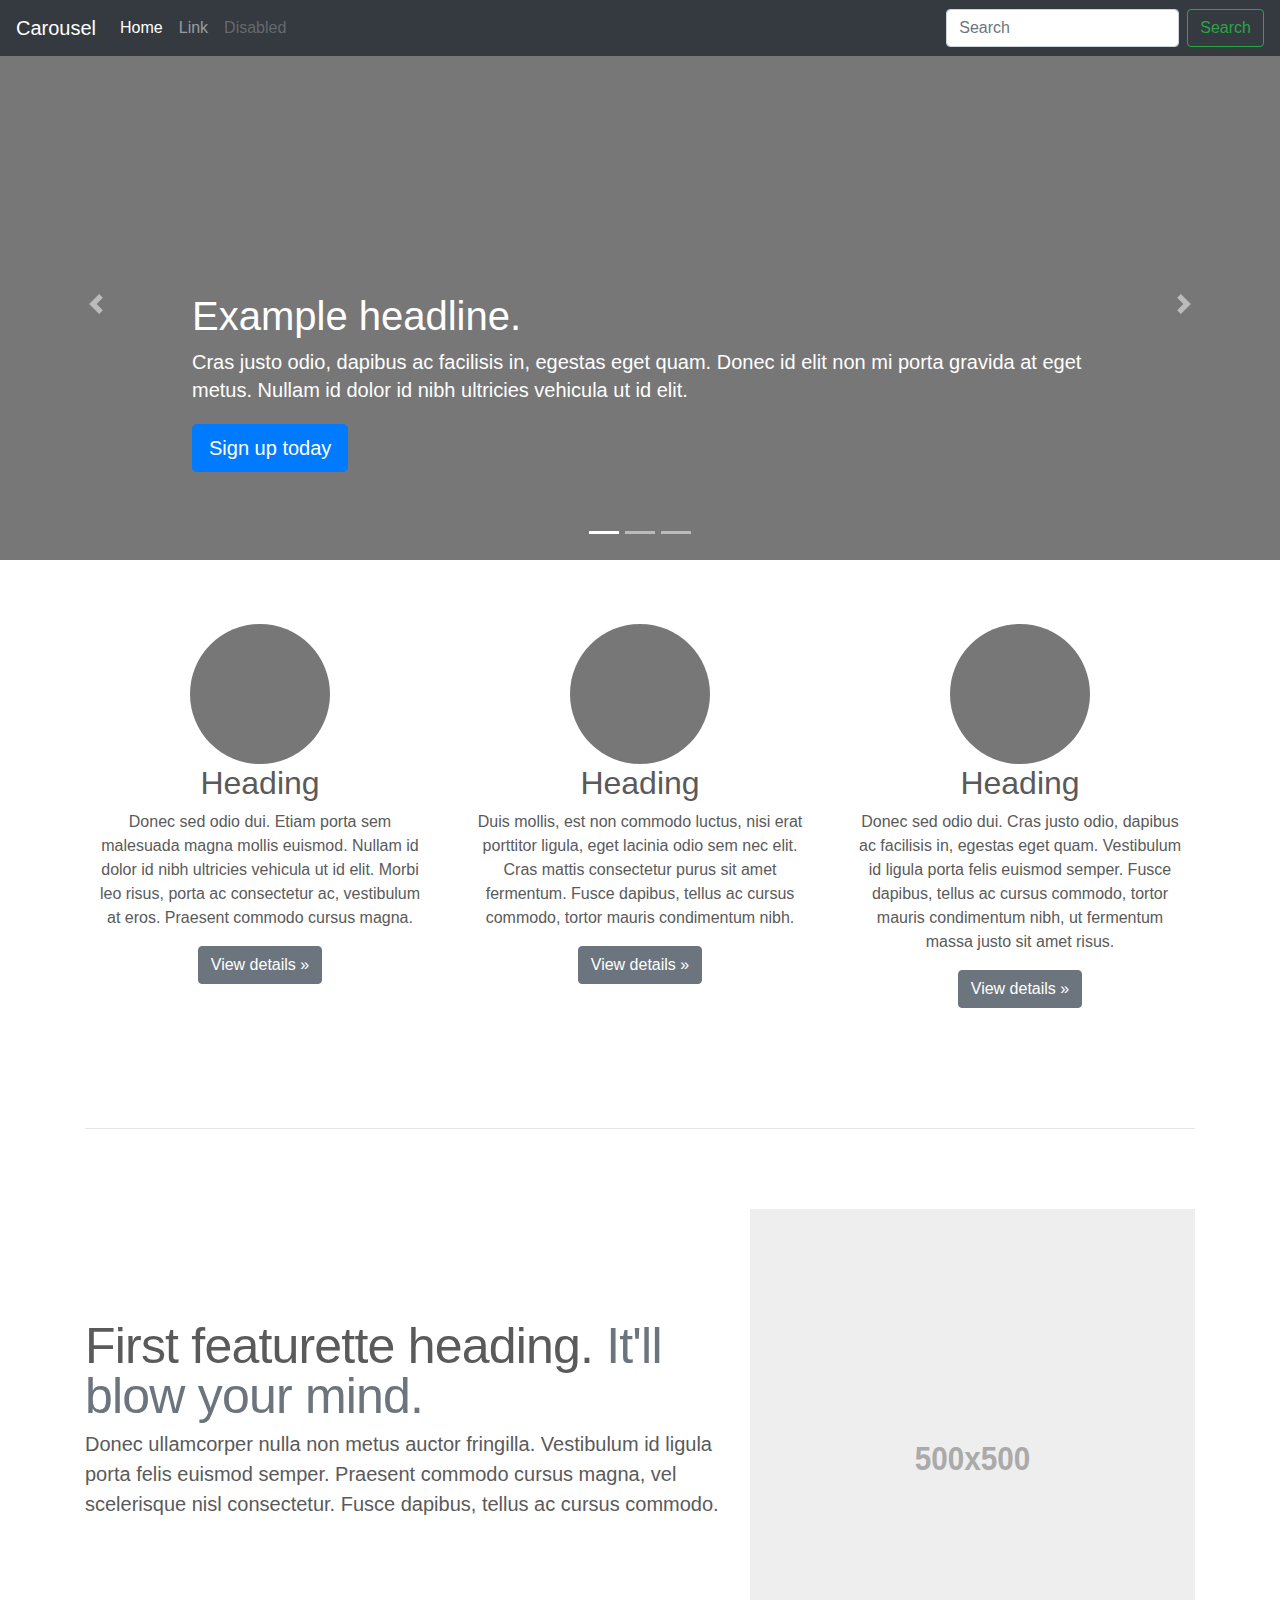
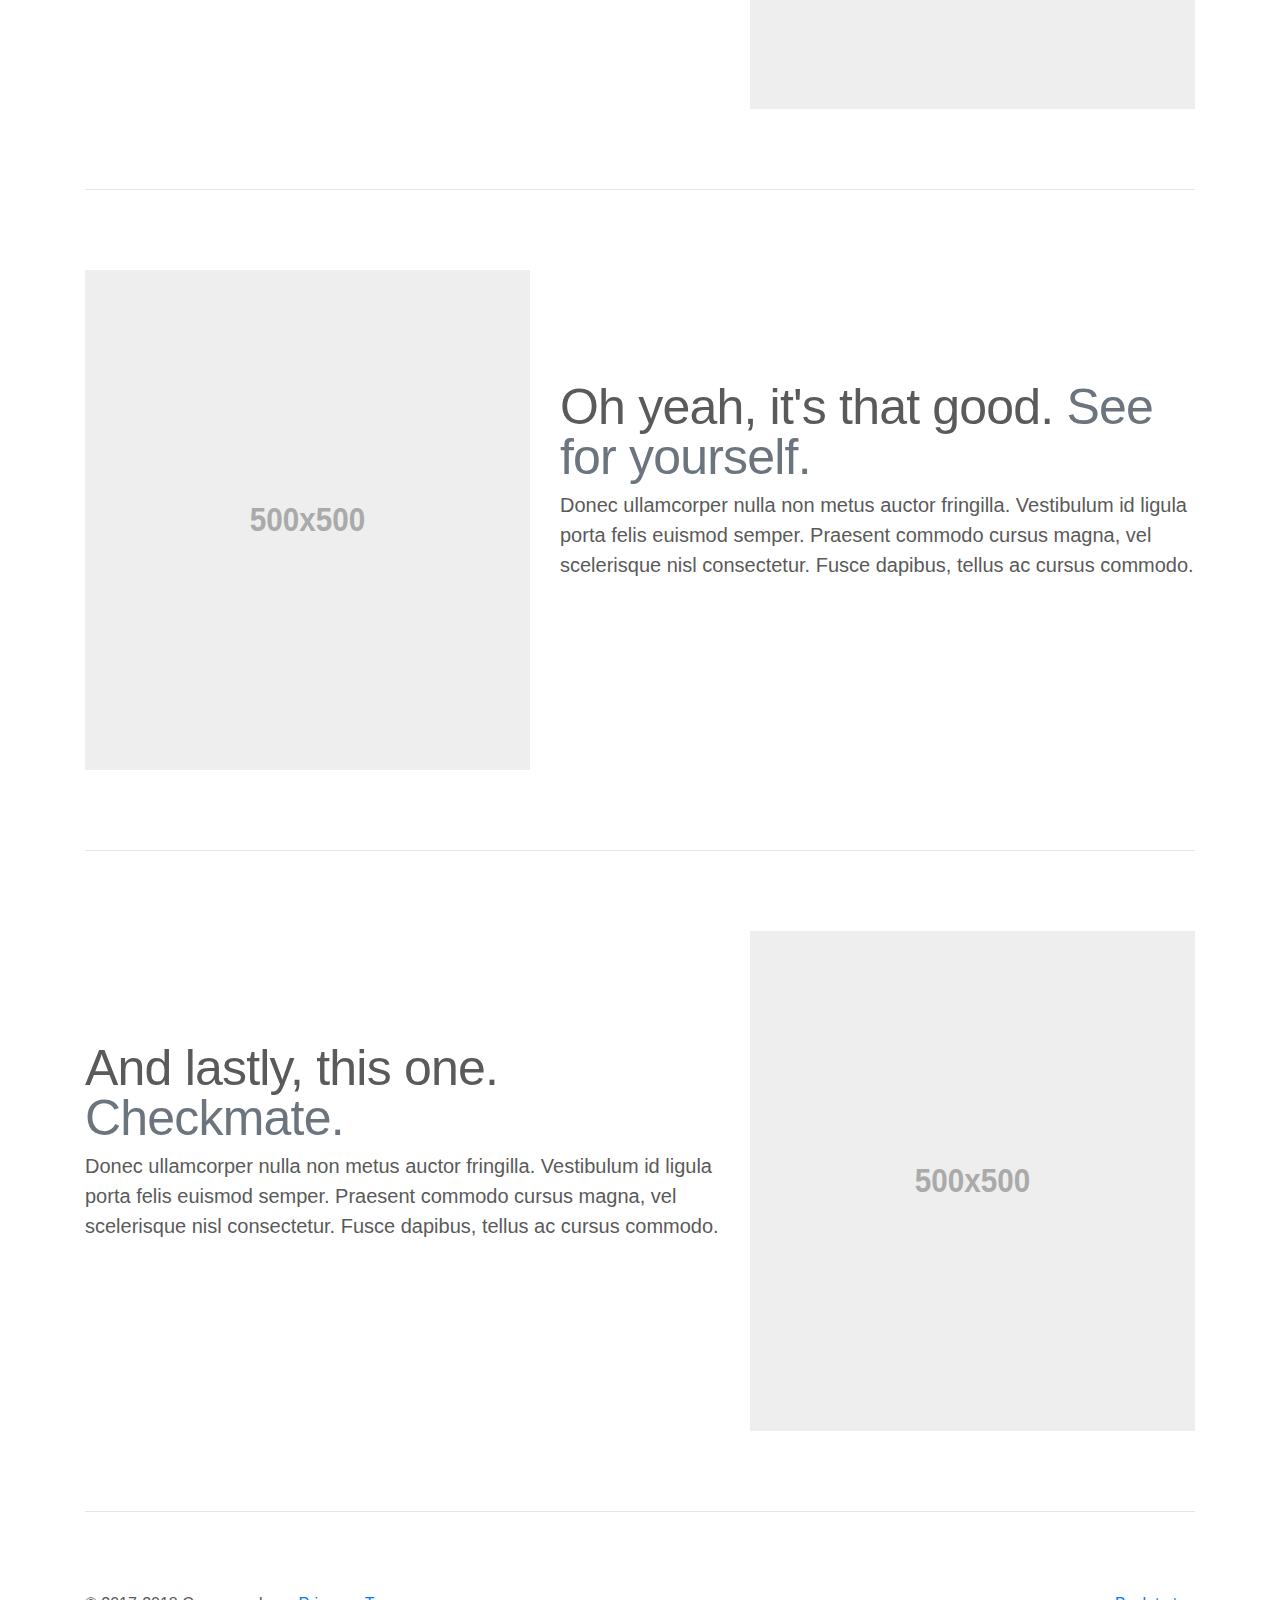
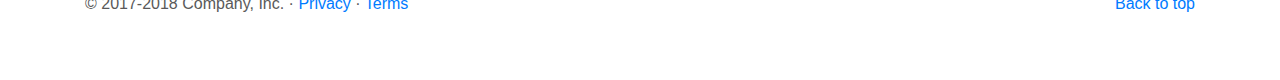
<file: vendor/bootstrap/docs/4.0/examples/carousel/index.html>
<!doctype html>
<html lang="en">
  <head>
    <meta charset="utf-8">
    <meta name="viewport" content="width=device-width, initial-scale=1, shrink-to-fit=no">
    <meta name="description" content="">
    <meta name="author" content="">
    <link rel="icon" href="../../../../favicon.ico">

    <title>Carousel Template for Bootstrap</title>

    <!-- Bootstrap core CSS -->
    <link href="../../../../dist/css/bootstrap.min.css" rel="stylesheet">

    <!-- Custom styles for this template -->
    <link href="carousel.css" rel="stylesheet">
  </head>
  <body>

    <header>
      <nav class="navbar navbar-expand-md navbar-dark fixed-top bg-dark">
        <a class="navbar-brand" href="#">Carousel</a>
        <button class="navbar-toggler" type="button" data-toggle="collapse" data-target="#navbarCollapse" aria-controls="navbarCollapse" aria-expanded="false" aria-label="Toggle navigation">
          <span class="navbar-toggler-icon"></span>
        </button>
        <div class="collapse navbar-collapse" id="navbarCollapse">
          <ul class="navbar-nav mr-auto">
            <li class="nav-item active">
              <a class="nav-link" href="#">Home <span class="sr-only">(current)</span></a>
            </li>
            <li class="nav-item">
              <a class="nav-link" href="#">Link</a>
            </li>
            <li class="nav-item">
              <a class="nav-link disabled" href="#">Disabled</a>
            </li>
          </ul>
          <form class="form-inline mt-2 mt-md-0">
            <input class="form-control mr-sm-2" type="text" placeholder="Search" aria-label="Search">
            <button class="btn btn-outline-success my-2 my-sm-0" type="submit">Search</button>
          </form>
        </div>
      </nav>
    </header>

    <main role="main">

      <div id="myCarousel" class="carousel slide" data-ride="carousel">
        <ol class="carousel-indicators">
          <li data-target="#myCarousel" data-slide-to="0" class="active"></li>
          <li data-target="#myCarousel" data-slide-to="1"></li>
          <li data-target="#myCarousel" data-slide-to="2"></li>
        </ol>
        <div class="carousel-inner">
          <div class="carousel-item active">
            <img class="first-slide" src="[data-uri]" alt="First slide">
            <div class="container">
              <div class="carousel-caption text-left">
                <h1>Example headline.</h1>
                <p>Cras justo odio, dapibus ac facilisis in, egestas eget quam. Donec id elit non mi porta gravida at eget metus. Nullam id dolor id nibh ultricies vehicula ut id elit.</p>
                <p><a class="btn btn-lg btn-primary" href="#" role="button">Sign up today</a></p>
              </div>
            </div>
          </div>
          <div class="carousel-item">
            <img class="second-slide" src="[data-uri]" alt="Second slide">
            <div class="container">
              <div class="carousel-caption">
                <h1>Another example headline.</h1>
                <p>Cras justo odio, dapibus ac facilisis in, egestas eget quam. Donec id elit non mi porta gravida at eget metus. Nullam id dolor id nibh ultricies vehicula ut id elit.</p>
                <p><a class="btn btn-lg btn-primary" href="#" role="button">Learn more</a></p>
              </div>
            </div>
          </div>
          <div class="carousel-item">
            <img class="third-slide" src="[data-uri]" alt="Third slide">
            <div class="container">
              <div class="carousel-caption text-right">
                <h1>One more for good measure.</h1>
                <p>Cras justo odio, dapibus ac facilisis in, egestas eget quam. Donec id elit non mi porta gravida at eget metus. Nullam id dolor id nibh ultricies vehicula ut id elit.</p>
                <p><a class="btn btn-lg btn-primary" href="#" role="button">Browse gallery</a></p>
              </div>
            </div>
          </div>
        </div>
        <a class="carousel-control-prev" href="#myCarousel" role="button" data-slide="prev">
          <span class="carousel-control-prev-icon" aria-hidden="true"></span>
          <span class="sr-only">Previous</span>
        </a>
        <a class="carousel-control-next" href="#myCarousel" role="button" data-slide="next">
          <span class="carousel-control-next-icon" aria-hidden="true"></span>
          <span class="sr-only">Next</span>
        </a>
      </div>


      <!-- Marketing messaging and featurettes
      ================================================== -->
      <!-- Wrap the rest of the page in another container to center all the content. -->

      <div class="container marketing">

        <!-- Three columns of text below the carousel -->
        <div class="row">
          <div class="col-lg-4">
            <img class="rounded-circle" src="[data-uri]" alt="Generic placeholder image" width="140" height="140">
            <h2>Heading</h2>
            <p>Donec sed odio dui. Etiam porta sem malesuada magna mollis euismod. Nullam id dolor id nibh ultricies vehicula ut id elit. Morbi leo risus, porta ac consectetur ac, vestibulum at eros. Praesent commodo cursus magna.</p>
            <p><a class="btn btn-secondary" href="#" role="button">View details &raquo;</a></p>
          </div><!-- /.col-lg-4 -->
          <div class="col-lg-4">
            <img class="rounded-circle" src="[data-uri]" alt="Generic placeholder image" width="140" height="140">
            <h2>Heading</h2>
            <p>Duis mollis, est non commodo luctus, nisi erat porttitor ligula, eget lacinia odio sem nec elit. Cras mattis consectetur purus sit amet fermentum. Fusce dapibus, tellus ac cursus commodo, tortor mauris condimentum nibh.</p>
            <p><a class="btn btn-secondary" href="#" role="button">View details &raquo;</a></p>
          </div><!-- /.col-lg-4 -->
          <div class="col-lg-4">
            <img class="rounded-circle" src="[data-uri]" alt="Generic placeholder image" width="140" height="140">
            <h2>Heading</h2>
            <p>Donec sed odio dui. Cras justo odio, dapibus ac facilisis in, egestas eget quam. Vestibulum id ligula porta felis euismod semper. Fusce dapibus, tellus ac cursus commodo, tortor mauris condimentum nibh, ut fermentum massa justo sit amet risus.</p>
            <p><a class="btn btn-secondary" href="#" role="button">View details &raquo;</a></p>
          </div><!-- /.col-lg-4 -->
        </div><!-- /.row -->


        <!-- START THE FEATURETTES -->

        <hr class="featurette-divider">

        <div class="row featurette">
          <div class="col-md-7">
            <h2 class="featurette-heading">First featurette heading. <span class="text-muted">It'll blow your mind.</span></h2>
            <p class="lead">Donec ullamcorper nulla non metus auctor fringilla. Vestibulum id ligula porta felis euismod semper. Praesent commodo cursus magna, vel scelerisque nisl consectetur. Fusce dapibus, tellus ac cursus commodo.</p>
          </div>
          <div class="col-md-5">
            <img class="featurette-image img-fluid mx-auto" data-src="holder.js/500x500/auto" alt="Generic placeholder image">
          </div>
        </div>

        <hr class="featurette-divider">

        <div class="row featurette">
          <div class="col-md-7 order-md-2">
            <h2 class="featurette-heading">Oh yeah, it's that good. <span class="text-muted">See for yourself.</span></h2>
            <p class="lead">Donec ullamcorper nulla non metus auctor fringilla. Vestibulum id ligula porta felis euismod semper. Praesent commodo cursus magna, vel scelerisque nisl consectetur. Fusce dapibus, tellus ac cursus commodo.</p>
          </div>
          <div class="col-md-5 order-md-1">
            <img class="featurette-image img-fluid mx-auto" data-src="holder.js/500x500/auto" alt="Generic placeholder image">
          </div>
        </div>

        <hr class="featurette-divider">

        <div class="row featurette">
          <div class="col-md-7">
            <h2 class="featurette-heading">And lastly, this one. <span class="text-muted">Checkmate.</span></h2>
            <p class="lead">Donec ullamcorper nulla non metus auctor fringilla. Vestibulum id ligula porta felis euismod semper. Praesent commodo cursus magna, vel scelerisque nisl consectetur. Fusce dapibus, tellus ac cursus commodo.</p>
          </div>
          <div class="col-md-5">
            <img class="featurette-image img-fluid mx-auto" data-src="holder.js/500x500/auto" alt="Generic placeholder image">
          </div>
        </div>

        <hr class="featurette-divider">

        <!-- /END THE FEATURETTES -->

      </div><!-- /.container -->


      <!-- FOOTER -->
      <footer class="container">
        <p class="float-right"><a href="#">Back to top</a></p>
        <p>&copy; 2017-2018 Company, Inc. &middot; <a href="#">Privacy</a> &middot; <a href="#">Terms</a></p>
      </footer>
    </main>

    <!-- Bootstrap core JavaScript
    ================================================== -->
    <!-- Placed at the end of the document so the pages load faster -->
    <script src="https://code.jquery.com/jquery-3.2.1.slim.min.js" integrity="sha384-KJ3o2DKtIkvYIK3UENzmM7KCkRr/rE9/Qpg6aAZGJwFDMVNA/GpGFF93hXpG5KkN" crossorigin="anonymous"></script>
    <script>window.jQuery || document.write('<script src="../../../../assets/js/vendor/jquery-slim.min.js"><\/script>')</script>
    <script src="../../../../assets/js/vendor/popper.min.js"></script>
    <script src="../../../../dist/js/bootstrap.min.js"></script>
    <!-- Just to make our placeholder images work. Don't actually copy the next line! -->
    <script src="../../../../assets/js/vendor/holder.min.js"></script>
  </body>
</html>
</file>
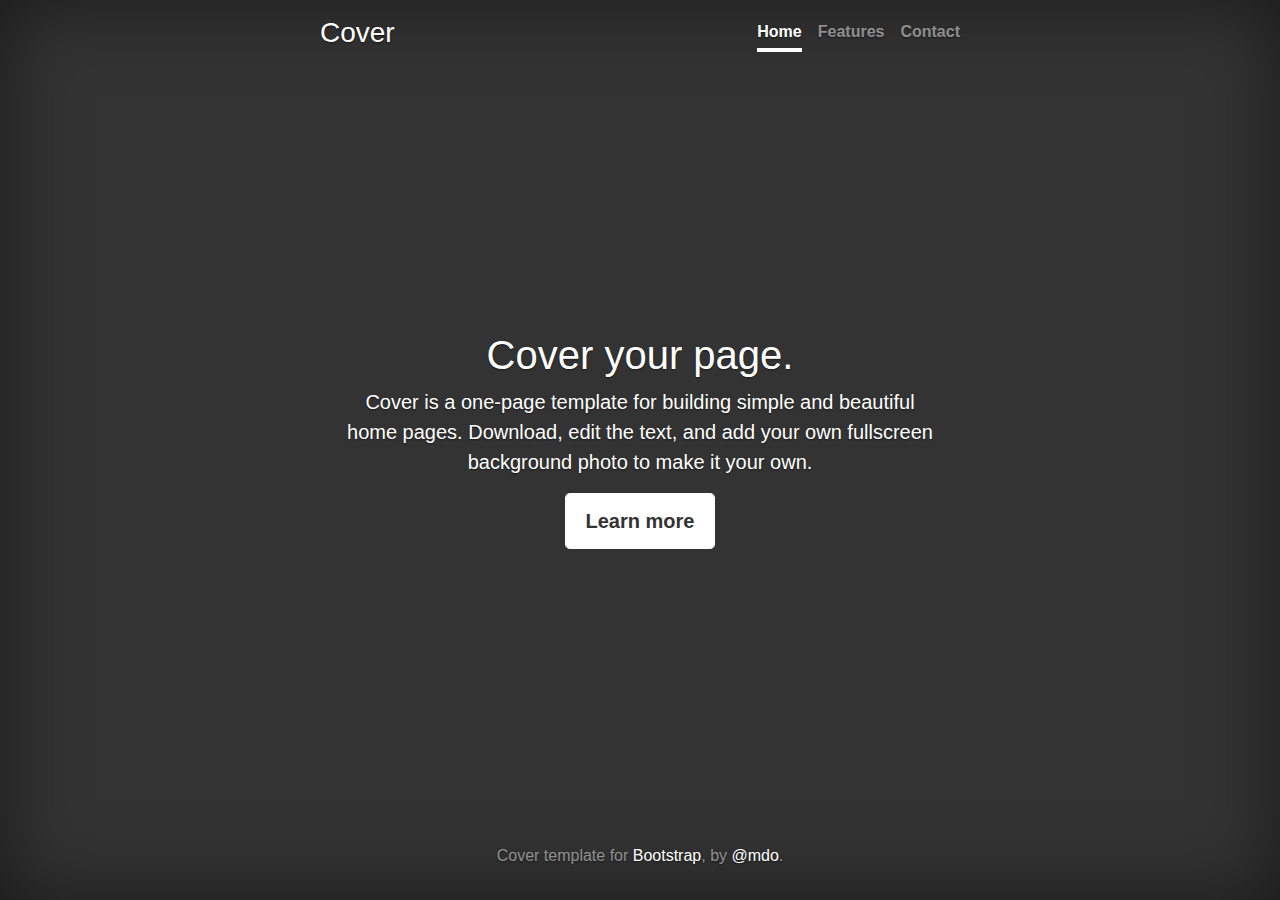
<file: vendor/bootstrap/docs/4.0/examples/cover/index.html>
<!doctype html>
<html lang="en">
  <head>
    <meta charset="utf-8">
    <meta name="viewport" content="width=device-width, initial-scale=1, shrink-to-fit=no">
    <meta name="description" content="">
    <meta name="author" content="">
    <link rel="icon" href="../../../../favicon.ico">

    <title>Cover Template for Bootstrap</title>

    <!-- Bootstrap core CSS -->
    <link href="../../../../dist/css/bootstrap.min.css" rel="stylesheet">

    <!-- Custom styles for this template -->
    <link href="cover.css" rel="stylesheet">
  </head>

  <body class="text-center">

    <div class="cover-container d-flex h-100 p-3 mx-auto flex-column">
      <header class="masthead mb-auto">
        <div class="inner">
          <h3 class="masthead-brand">Cover</h3>
          <nav class="nav nav-masthead justify-content-center">
            <a class="nav-link active" href="#">Home</a>
            <a class="nav-link" href="#">Features</a>
            <a class="nav-link" href="#">Contact</a>
          </nav>
        </div>
      </header>

      <main role="main" class="inner cover">
        <h1 class="cover-heading">Cover your page.</h1>
        <p class="lead">Cover is a one-page template for building simple and beautiful home pages. Download, edit the text, and add your own fullscreen background photo to make it your own.</p>
        <p class="lead">
          <a href="#" class="btn btn-lg btn-secondary">Learn more</a>
        </p>
      </main>

      <footer class="mastfoot mt-auto">
        <div class="inner">
          <p>Cover template for <a href="https://getbootstrap.com/">Bootstrap</a>, by <a href="https://twitter.com/mdo">@mdo</a>.</p>
        </div>
      </footer>
    </div>


    <!-- Bootstrap core JavaScript
    ================================================== -->
    <!-- Placed at the end of the document so the pages load faster -->
    <script src="https://code.jquery.com/jquery-3.2.1.slim.min.js" integrity="sha384-KJ3o2DKtIkvYIK3UENzmM7KCkRr/rE9/Qpg6aAZGJwFDMVNA/GpGFF93hXpG5KkN" crossorigin="anonymous"></script>
    <script>window.jQuery || document.write('<script src="../../../../assets/js/vendor/jquery-slim.min.js"><\/script>')</script>
    <script src="../../../../assets/js/vendor/popper.min.js"></script>
    <script src="../../../../dist/js/bootstrap.min.js"></script>
  </body>
</html>
</file>
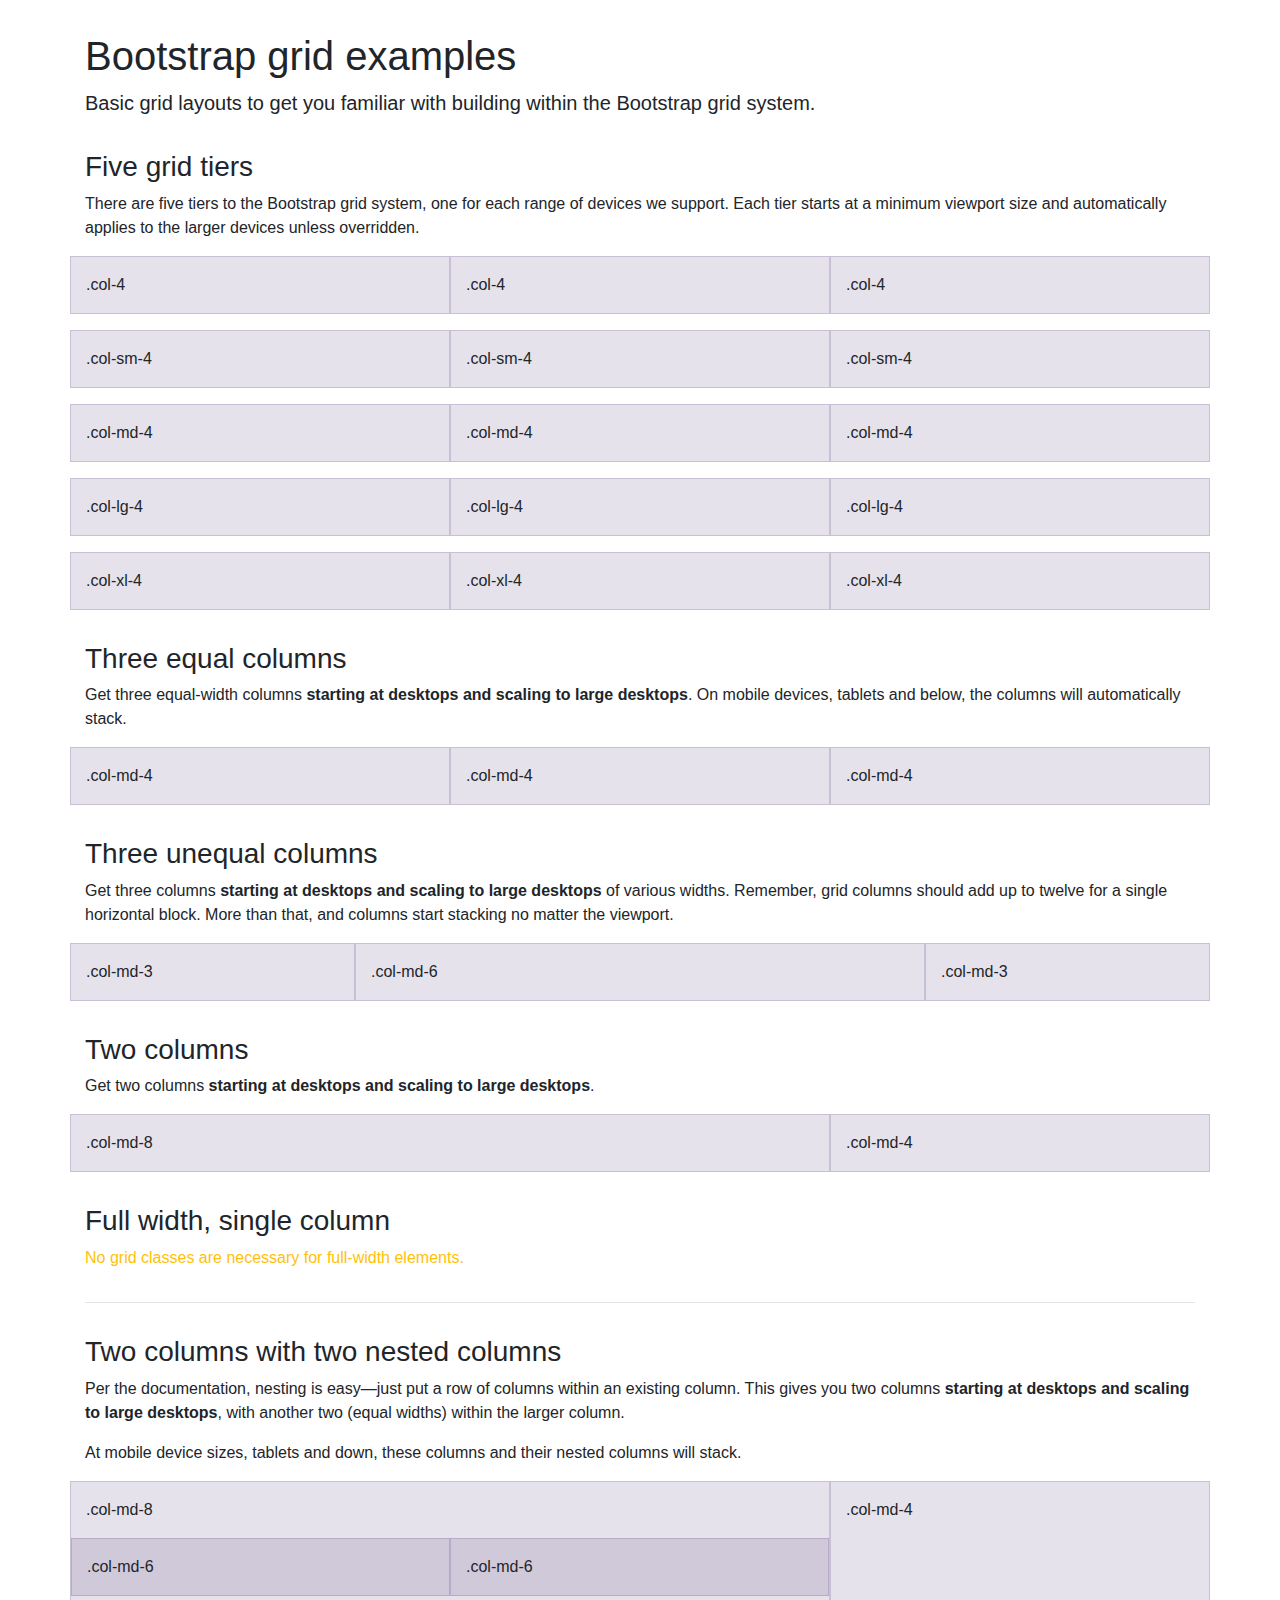
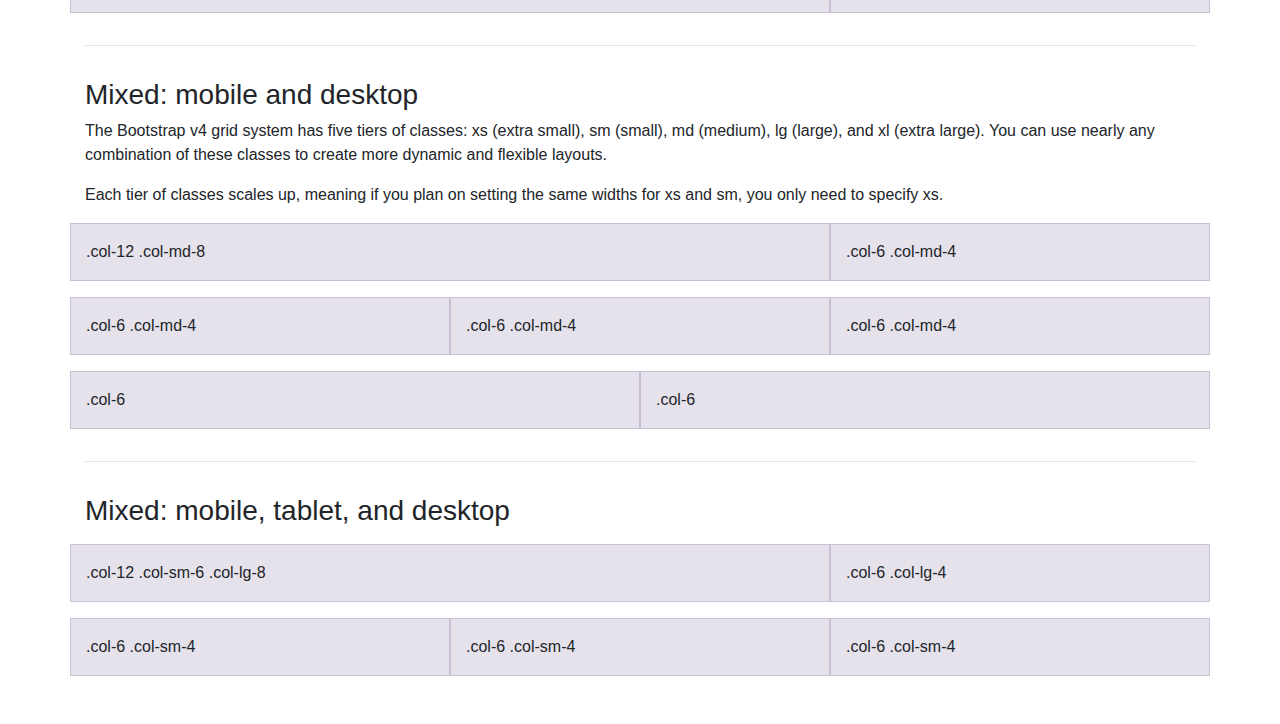
<file: vendor/bootstrap/docs/4.0/examples/grid/index.html>
<!doctype html>
<html lang="en">
  <head>
    <meta charset="utf-8">
    <meta name="viewport" content="width=device-width, initial-scale=1, shrink-to-fit=no">
    <meta name="description" content="">
    <meta name="author" content="">
    <link rel="icon" href="../../../../favicon.ico">

    <title>Grid Template for Bootstrap</title>

    <!-- Bootstrap core CSS -->
    <link href="../../../../dist/css/bootstrap.min.css" rel="stylesheet">

    <!-- Custom styles for this template -->
    <link href="grid.css" rel="stylesheet">
  </head>

  <body>
    <div class="container">

      <h1>Bootstrap grid examples</h1>
      <p class="lead">Basic grid layouts to get you familiar with building within the Bootstrap grid system.</p>

      <h3>Five grid tiers</h3>
      <p>There are five tiers to the Bootstrap grid system, one for each range of devices we support. Each tier starts at a minimum viewport size and automatically applies to the larger devices unless overridden.</p>

      <div class="row">
        <div class="col-4">.col-4</div>
        <div class="col-4">.col-4</div>
        <div class="col-4">.col-4</div>
      </div>

      <div class="row">
        <div class="col-sm-4">.col-sm-4</div>
        <div class="col-sm-4">.col-sm-4</div>
        <div class="col-sm-4">.col-sm-4</div>
      </div>

      <div class="row">
        <div class="col-md-4">.col-md-4</div>
        <div class="col-md-4">.col-md-4</div>
        <div class="col-md-4">.col-md-4</div>
      </div>

      <div class="row">
        <div class="col-lg-4">.col-lg-4</div>
        <div class="col-lg-4">.col-lg-4</div>
        <div class="col-lg-4">.col-lg-4</div>
      </div>

      <div class="row">
        <div class="col-xl-4">.col-xl-4</div>
        <div class="col-xl-4">.col-xl-4</div>
        <div class="col-xl-4">.col-xl-4</div>
      </div>

      <h3>Three equal columns</h3>
      <p>Get three equal-width columns <strong>starting at desktops and scaling to large desktops</strong>. On mobile devices, tablets and below, the columns will automatically stack.</p>
      <div class="row">
        <div class="col-md-4">.col-md-4</div>
        <div class="col-md-4">.col-md-4</div>
        <div class="col-md-4">.col-md-4</div>
      </div>

      <h3>Three unequal columns</h3>
      <p>Get three columns <strong>starting at desktops and scaling to large desktops</strong> of various widths. Remember, grid columns should add up to twelve for a single horizontal block. More than that, and columns start stacking no matter the viewport.</p>
      <div class="row">
        <div class="col-md-3">.col-md-3</div>
        <div class="col-md-6">.col-md-6</div>
        <div class="col-md-3">.col-md-3</div>
      </div>

      <h3>Two columns</h3>
      <p>Get two columns <strong>starting at desktops and scaling to large desktops</strong>.</p>
      <div class="row">
        <div class="col-md-8">.col-md-8</div>
        <div class="col-md-4">.col-md-4</div>
      </div>

      <h3>Full width, single column</h3>
      <p class="text-warning">No grid classes are necessary for full-width elements.</p>

      <hr>

      <h3>Two columns with two nested columns</h3>
      <p>Per the documentation, nesting is easy—just put a row of columns within an existing column. This gives you two columns <strong>starting at desktops and scaling to large desktops</strong>, with another two (equal widths) within the larger column.</p>
      <p>At mobile device sizes, tablets and down, these columns and their nested columns will stack.</p>
      <div class="row">
        <div class="col-md-8">
          .col-md-8
          <div class="row">
            <div class="col-md-6">.col-md-6</div>
            <div class="col-md-6">.col-md-6</div>
          </div>
        </div>
        <div class="col-md-4">.col-md-4</div>
      </div>

      <hr>

      <h3>Mixed: mobile and desktop</h3>
      <p>The Bootstrap v4 grid system has five tiers of classes: xs (extra small), sm (small), md (medium), lg (large), and xl (extra large). You can use nearly any combination of these classes to create more dynamic and flexible layouts.</p>
      <p>Each tier of classes scales up, meaning if you plan on setting the same widths for xs and sm, you only need to specify xs.</p>
      <div class="row">
        <div class="col-12 col-md-8">.col-12 .col-md-8</div>
        <div class="col-6 col-md-4">.col-6 .col-md-4</div>
      </div>
      <div class="row">
        <div class="col-6 col-md-4">.col-6 .col-md-4</div>
        <div class="col-6 col-md-4">.col-6 .col-md-4</div>
        <div class="col-6 col-md-4">.col-6 .col-md-4</div>
      </div>
      <div class="row">
        <div class="col-6">.col-6</div>
        <div class="col-6">.col-6</div>
      </div>

      <hr>

      <h3>Mixed: mobile, tablet, and desktop</h3>
      <p></p>
      <div class="row">
        <div class="col-12 col-sm-6 col-lg-8">.col-12 .col-sm-6 .col-lg-8</div>
        <div class="col-6 col-lg-4">.col-6 .col-lg-4</div>
      </div>
      <div class="row">
        <div class="col-6 col-sm-4">.col-6 .col-sm-4</div>
        <div class="col-6 col-sm-4">.col-6 .col-sm-4</div>
        <div class="col-6 col-sm-4">.col-6 .col-sm-4</div>
      </div>

    </div> <!-- /container -->
  </body>
</html>
</file>
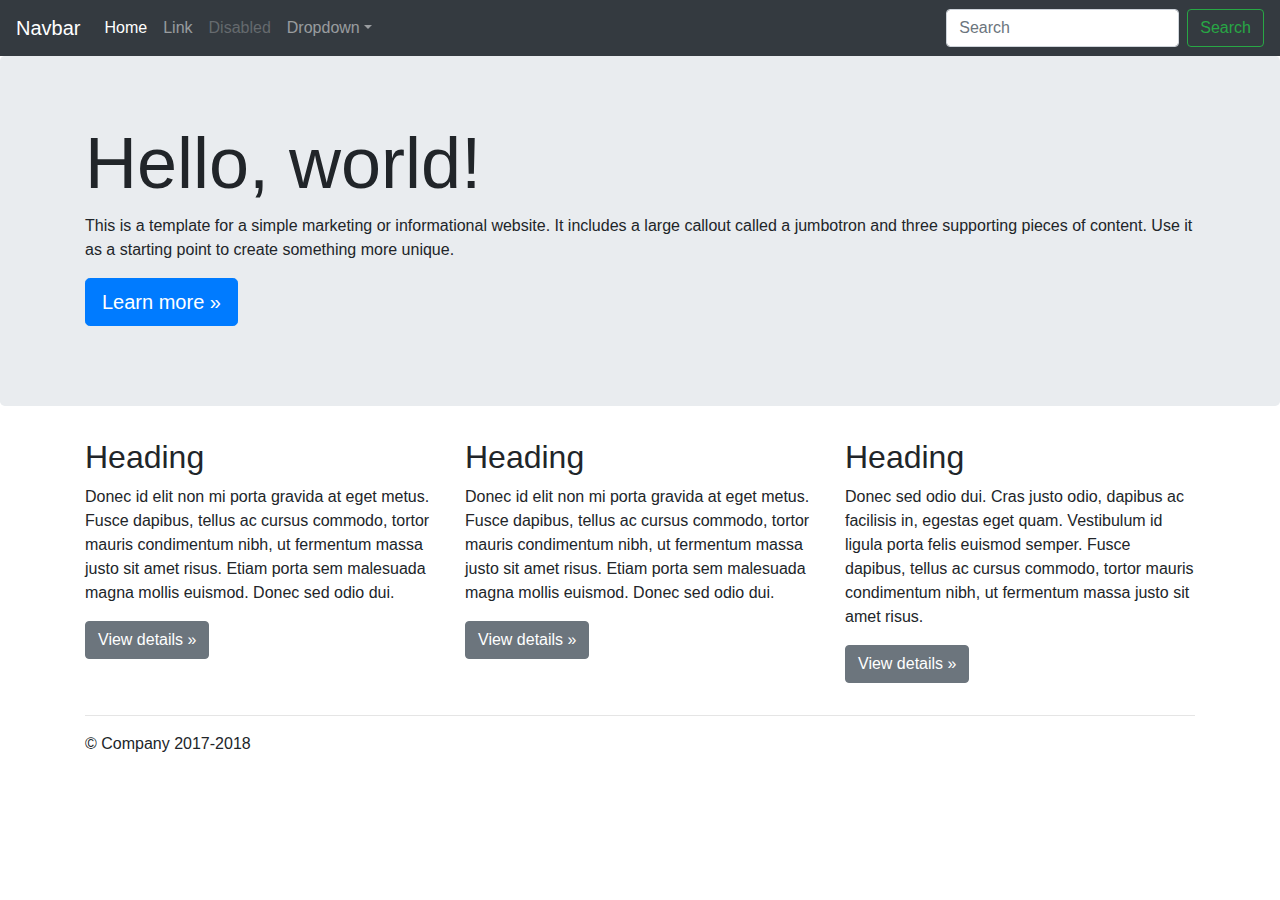
<file: vendor/bootstrap/docs/4.0/examples/jumbotron/index.html>
<!doctype html>
<html lang="en">
  <head>
    <meta charset="utf-8">
    <meta name="viewport" content="width=device-width, initial-scale=1, shrink-to-fit=no">
    <meta name="description" content="">
    <meta name="author" content="">
    <link rel="icon" href="../../../../favicon.ico">

    <title>Jumbotron Template for Bootstrap</title>

    <!-- Bootstrap core CSS -->
    <link href="../../../../dist/css/bootstrap.min.css" rel="stylesheet">

    <!-- Custom styles for this template -->
    <link href="jumbotron.css" rel="stylesheet">
  </head>

  <body>

    <nav class="navbar navbar-expand-md navbar-dark fixed-top bg-dark">
      <a class="navbar-brand" href="#">Navbar</a>
      <button class="navbar-toggler" type="button" data-toggle="collapse" data-target="#navbarsExampleDefault" aria-controls="navbarsExampleDefault" aria-expanded="false" aria-label="Toggle navigation">
        <span class="navbar-toggler-icon"></span>
      </button>

      <div class="collapse navbar-collapse" id="navbarsExampleDefault">
        <ul class="navbar-nav mr-auto">
          <li class="nav-item active">
            <a class="nav-link" href="#">Home <span class="sr-only">(current)</span></a>
          </li>
          <li class="nav-item">
            <a class="nav-link" href="#">Link</a>
          </li>
          <li class="nav-item">
            <a class="nav-link disabled" href="#">Disabled</a>
          </li>
          <li class="nav-item dropdown">
            <a class="nav-link dropdown-toggle" href="http://example.com" id="dropdown01" data-toggle="dropdown" aria-haspopup="true" aria-expanded="false">Dropdown</a>
            <div class="dropdown-menu" aria-labelledby="dropdown01">
              <a class="dropdown-item" href="#">Action</a>
              <a class="dropdown-item" href="#">Another action</a>
              <a class="dropdown-item" href="#">Something else here</a>
            </div>
          </li>
        </ul>
        <form class="form-inline my-2 my-lg-0">
          <input class="form-control mr-sm-2" type="text" placeholder="Search" aria-label="Search">
          <button class="btn btn-outline-success my-2 my-sm-0" type="submit">Search</button>
        </form>
      </div>
    </nav>

    <main role="main">

      <!-- Main jumbotron for a primary marketing message or call to action -->
      <div class="jumbotron">
        <div class="container">
          <h1 class="display-3">Hello, world!</h1>
          <p>This is a template for a simple marketing or informational website. It includes a large callout called a jumbotron and three supporting pieces of content. Use it as a starting point to create something more unique.</p>
          <p><a class="btn btn-primary btn-lg" href="#" role="button">Learn more &raquo;</a></p>
        </div>
      </div>

      <div class="container">
        <!-- Example row of columns -->
        <div class="row">
          <div class="col-md-4">
            <h2>Heading</h2>
            <p>Donec id elit non mi porta gravida at eget metus. Fusce dapibus, tellus ac cursus commodo, tortor mauris condimentum nibh, ut fermentum massa justo sit amet risus. Etiam porta sem malesuada magna mollis euismod. Donec sed odio dui. </p>
            <p><a class="btn btn-secondary" href="#" role="button">View details &raquo;</a></p>
          </div>
          <div class="col-md-4">
            <h2>Heading</h2>
            <p>Donec id elit non mi porta gravida at eget metus. Fusce dapibus, tellus ac cursus commodo, tortor mauris condimentum nibh, ut fermentum massa justo sit amet risus. Etiam porta sem malesuada magna mollis euismod. Donec sed odio dui. </p>
            <p><a class="btn btn-secondary" href="#" role="button">View details &raquo;</a></p>
          </div>
          <div class="col-md-4">
            <h2>Heading</h2>
            <p>Donec sed odio dui. Cras justo odio, dapibus ac facilisis in, egestas eget quam. Vestibulum id ligula porta felis euismod semper. Fusce dapibus, tellus ac cursus commodo, tortor mauris condimentum nibh, ut fermentum massa justo sit amet risus.</p>
            <p><a class="btn btn-secondary" href="#" role="button">View details &raquo;</a></p>
          </div>
        </div>

        <hr>

      </div> <!-- /container -->

    </main>

    <footer class="container">
      <p>&copy; Company 2017-2018</p>
    </footer>

    <!-- Bootstrap core JavaScript
    ================================================== -->
    <!-- Placed at the end of the document so the pages load faster -->
    <script src="https://code.jquery.com/jquery-3.2.1.slim.min.js" integrity="sha384-KJ3o2DKtIkvYIK3UENzmM7KCkRr/rE9/Qpg6aAZGJwFDMVNA/GpGFF93hXpG5KkN" crossorigin="anonymous"></script>
    <script>window.jQuery || document.write('<script src="../../../../assets/js/vendor/jquery-slim.min.js"><\/script>')</script>
    <script src="../../../../assets/js/vendor/popper.min.js"></script>
    <script src="../../../../dist/js/bootstrap.min.js"></script>
  </body>
</html>
</file>
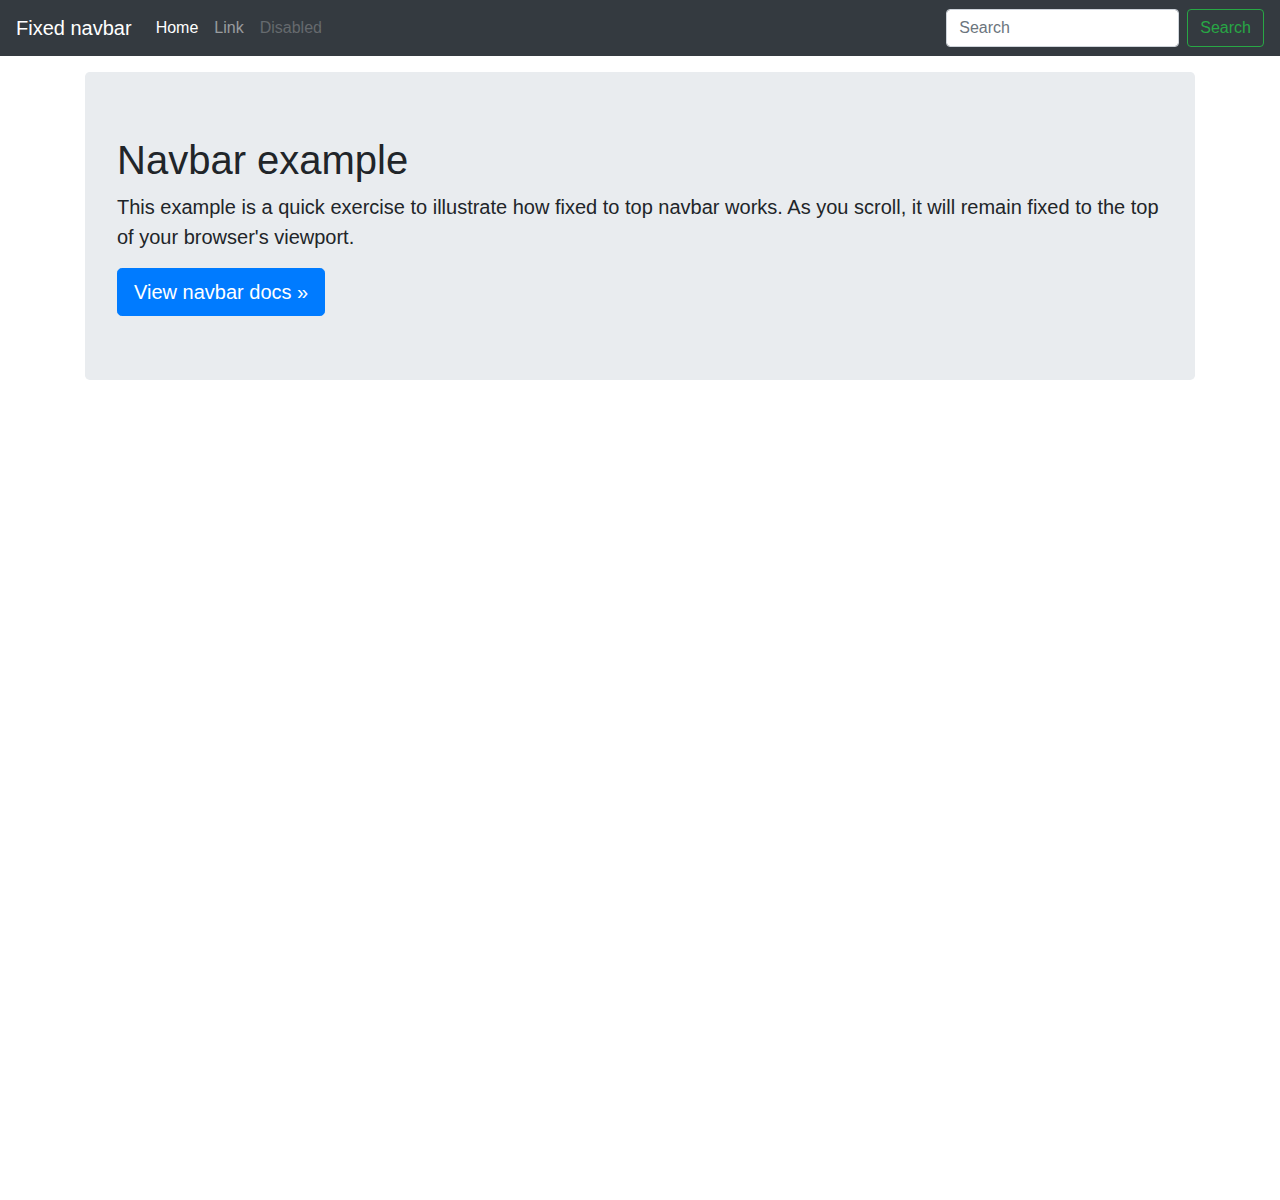
<file: vendor/bootstrap/docs/4.0/examples/navbar-fixed/index.html>
<!doctype html>
<html lang="en">
  <head>
    <meta charset="utf-8">
    <meta name="viewport" content="width=device-width, initial-scale=1, shrink-to-fit=no">
    <meta name="description" content="">
    <meta name="author" content="">
    <link rel="icon" href="../../../../favicon.ico">

    <title>Fixed top navbar example for Bootstrap</title>

    <!-- Bootstrap core CSS -->
    <link href="../../../../dist/css/bootstrap.min.css" rel="stylesheet">

    <!-- Custom styles for this template -->
    <link href="navbar-top-fixed.css" rel="stylesheet">
  </head>

  <body>

    <nav class="navbar navbar-expand-md navbar-dark fixed-top bg-dark">
      <a class="navbar-brand" href="#">Fixed navbar</a>
      <button class="navbar-toggler" type="button" data-toggle="collapse" data-target="#navbarCollapse" aria-controls="navbarCollapse" aria-expanded="false" aria-label="Toggle navigation">
        <span class="navbar-toggler-icon"></span>
      </button>
      <div class="collapse navbar-collapse" id="navbarCollapse">
        <ul class="navbar-nav mr-auto">
          <li class="nav-item active">
            <a class="nav-link" href="#">Home <span class="sr-only">(current)</span></a>
          </li>
          <li class="nav-item">
            <a class="nav-link" href="#">Link</a>
          </li>
          <li class="nav-item">
            <a class="nav-link disabled" href="#">Disabled</a>
          </li>
        </ul>
        <form class="form-inline mt-2 mt-md-0">
          <input class="form-control mr-sm-2" type="text" placeholder="Search" aria-label="Search">
          <button class="btn btn-outline-success my-2 my-sm-0" type="submit">Search</button>
        </form>
      </div>
    </nav>

    <main role="main" class="container">
      <div class="jumbotron">
        <h1>Navbar example</h1>
        <p class="lead">This example is a quick exercise to illustrate how fixed to top navbar works. As you scroll, it will remain fixed to the top of your browser's viewport.</p>
        <a class="btn btn-lg btn-primary" href="../../components/navbar/" role="button">View navbar docs &raquo;</a>
      </div>
    </main>

    <!-- Bootstrap core JavaScript
    ================================================== -->
    <!-- Placed at the end of the document so the pages load faster -->
    <script src="https://code.jquery.com/jquery-3.2.1.slim.min.js" integrity="sha384-KJ3o2DKtIkvYIK3UENzmM7KCkRr/rE9/Qpg6aAZGJwFDMVNA/GpGFF93hXpG5KkN" crossorigin="anonymous"></script>
    <script>window.jQuery || document.write('<script src="../../../../assets/js/vendor/jquery-slim.min.js"><\/script>')</script>
    <script src="../../../../assets/js/vendor/popper.min.js"></script>
    <script src="../../../../dist/js/bootstrap.min.js"></script>
  </body>
</html>
</file>
<file: css/style.css>
@import url(https://fonts.googleapis.com/css?family=Source+Sans+Pro:300,400,700);
/********************************************************************
	ZYPOP - HTTPS://ZYPOPWEBTEMPLATES.COM
	FREE WEB TEMPLATES
********************************************************************/
/**
This file contains the CSS variables for this template, built on the Bootstrap framework 
See https://getbootstrap.com/docs/4.0/getting-started/introduction/ for more information
**/
/**
Font properties
**/
/**
Main colours
**/
/**
Change a few bootstrap defaults
**/
/**
Carousel settings
**/
/**
Set the max container widths
**/
/** 
Uncomment to remove all rounded corners
or change rounded corners from Bootstrap default values
**/
/*!
 * Bootstrap v4.0.0 (https://getbootstrap.com)
 * Copyright 2011-2018 The Bootstrap Authors
 * Copyright 2011-2018 Twitter, Inc.
 * Licensed under MIT (https://github.com/twbs/bootstrap/blob/master/LICENSE)
 */
:root {
  --blue: #007bff;
  --indigo: #6610f2;
  --purple: #6f42c1;
  --pink: #e83e8c;
  --red: #dc3545;
  --orange: #fd7e14;
  --yellow: #ffc107;
  --green: #28a745;
  --teal: #20c997;
  --cyan: #17a2b8;
  --white: #fff;
  --gray: #6c757d;
  --gray-dark: #343a40;
  --primary: #222;
  --secondary: #c91a25;
  --success: #28a745;
  --info: #17a2b8;
  --warning: #ffc107;
  --danger: #dc3545;
  --light: #f8f9fa;
  --dark: #343a40;
  --breakpoint-xs: 0;
  --breakpoint-sm: 576px;
  --breakpoint-md: 768px;
  --breakpoint-lg: 992px;
  --breakpoint-xl: 1200px;
  --font-family-sans-serif: -apple-system, BlinkMacSystemFont, "Segoe UI", Roboto, "Helvetica Neue", Arial, sans-serif, "Apple Color Emoji", "Segoe UI Emoji", "Segoe UI Symbol";
  --font-family-monospace: SFMono-Regular, Menlo, Monaco, Consolas, "Liberation Mono", "Courier New", monospace; }

*,
*::before,
*::after {
  box-sizing: border-box; }

html {
  font-family: sans-serif;
  line-height: 1.15;
  -webkit-text-size-adjust: 100%;
  -ms-text-size-adjust: 100%;
  -ms-overflow-style: scrollbar;
  -webkit-tap-highlight-color: rgba(0, 0, 0, 0); }

@-ms-viewport {
  width: device-width; }
article, aside, dialog, figcaption, figure, footer, header, hgroup, main, nav, section {
  display: block; }

body {
  margin: 0;
  font-family: "Source Sans Pro", Arial, "sans-serif";
  font-size: 1rem;
  font-weight: 300;
  line-height: 2.2;
  color: #666;
  text-align: left;
  background-color: #fff; }

[tabindex="-1"]:focus {
  outline: 0 !important; }

hr {
  box-sizing: content-box;
  height: 0;
  overflow: visible; }

h1, h2, h3, h4, h5, h6 {
  margin-top: 0;
  margin-bottom: 0.5rem; }

p {
  margin-top: 0;
  margin-bottom: 1rem; }

abbr[title],
abbr[data-original-title] {
  text-decoration: underline;
  text-decoration: underline dotted;
  cursor: help;
  border-bottom: 0; }

address {
  margin-bottom: 1rem;
  font-style: normal;
  line-height: inherit; }

ol,
ul,
dl {
  margin-top: 0;
  margin-bottom: 1rem; }

ol ol,
ul ul,
ol ul,
ul ol {
  margin-bottom: 0; }

dt {
  font-weight: 700; }

dd {
  margin-bottom: .5rem;
  margin-left: 0; }

blockquote {
  margin: 0 0 1rem; }

dfn {
  font-style: italic; }

b,
strong {
  font-weight: bolder; }

small {
  font-size: 80%; }

sub,
sup {
  position: relative;
  font-size: 75%;
  line-height: 0;
  vertical-align: baseline; }

sub {
  bottom: -.25em; }

sup {
  top: -.5em; }

a {
  color: #222;
  text-decoration: none;
  background-color: transparent;
  -webkit-text-decoration-skip: objects; }
  a:hover {
    color: black;
    text-decoration: underline; }

a:not([href]):not([tabindex]) {
  color: inherit;
  text-decoration: none; }
  a:not([href]):not([tabindex]):hover, a:not([href]):not([tabindex]):focus {
    color: inherit;
    text-decoration: none; }
  a:not([href]):not([tabindex]):focus {
    outline: 0; }

pre,
code,
kbd,
samp {
  font-family: monospace, monospace;
  font-size: 1em; }

pre {
  margin-top: 0;
  margin-bottom: 1rem;
  overflow: auto;
  -ms-overflow-style: scrollbar; }

figure {
  margin: 0 0 1rem; }

img {
  vertical-align: middle;
  border-style: none; }

svg:not(:root) {
  overflow: hidden; }

table {
  border-collapse: collapse; }

caption {
  padding-top: 0.75rem;
  padding-bottom: 0.75rem;
  color: #6c757d;
  text-align: left;
  caption-side: bottom; }

th {
  text-align: inherit; }

label {
  display: inline-block;
  margin-bottom: .5rem; }

button {
  border-radius: 0; }

button:focus {
  outline: 1px dotted;
  outline: 5px auto -webkit-focus-ring-color; }

input,
button,
select,
optgroup,
textarea {
  margin: 0;
  font-family: inherit;
  font-size: inherit;
  line-height: inherit; }

button,
input {
  overflow: visible; }

button,
select {
  text-transform: none; }

button,
html [type="button"],
[type="reset"],
[type="submit"] {
  -webkit-appearance: button; }

button::-moz-focus-inner,
[type="button"]::-moz-focus-inner,
[type="reset"]::-moz-focus-inner,
[type="submit"]::-moz-focus-inner {
  padding: 0;
  border-style: none; }

input[type="radio"],
input[type="checkbox"] {
  box-sizing: border-box;
  padding: 0; }

input[type="date"],
input[type="time"],
input[type="datetime-local"],
input[type="month"] {
  -webkit-appearance: listbox; }

textarea {
  overflow: auto;
  resize: vertical; }

fieldset {
  min-width: 0;
  padding: 0;
  margin: 0;
  border: 0; }

legend {
  display: block;
  width: 100%;
  max-width: 100%;
  padding: 0;
  margin-bottom: .5rem;
  font-size: 1.5rem;
  line-height: inherit;
  color: inherit;
  white-space: normal; }

progress {
  vertical-align: baseline; }

[type="number"]::-webkit-inner-spin-button,
[type="number"]::-webkit-outer-spin-button {
  height: auto; }

[type="search"] {
  outline-offset: -2px;
  -webkit-appearance: none; }

[type="search"]::-webkit-search-cancel-button,
[type="search"]::-webkit-search-decoration {
  -webkit-appearance: none; }

::-webkit-file-upload-button {
  font: inherit;
  -webkit-appearance: button; }

output {
  display: inline-block; }

summary {
  display: list-item;
  cursor: pointer; }

template {
  display: none; }

[hidden] {
  display: none !important; }

h1, h2, h3, h4, h5, h6,
.h1, .h2, .h3, .h4, .h5, .h6 {
  margin-bottom: 0.5rem;
  font-family: inherit;
  font-weight: 500;
  line-height: 1.2;
  color: inherit; }

h1, .h1 {
  font-size: 2.5rem; }

h2, .h2 {
  font-size: 2rem; }

h3, .h3 {
  font-size: 1.75rem; }

h4, .h4 {
  font-size: 1.5rem; }

h5, .h5 {
  font-size: 1.25rem; }

h6, .h6 {
  font-size: 1rem; }

.lead {
  font-size: 1.25rem;
  font-weight: 300; }

.display-1 {
  font-size: 6rem;
  font-weight: 300;
  line-height: 1.2; }

.display-2 {
  font-size: 5.5rem;
  font-weight: 300;
  line-height: 1.2; }

.display-3 {
  font-size: 4.5rem;
  font-weight: 300;
  line-height: 1.2; }

.display-4 {
  font-size: 3.5rem;
  font-weight: 300;
  line-height: 1.2; }

hr {
  margin-top: 1rem;
  margin-bottom: 1rem;
  border: 0;
  border-top: 1px solid rgba(0, 0, 0, 0.1); }

small,
.small {
  font-size: 80%;
  font-weight: 400; }

mark,
.mark {
  padding: 0.2em;
  background-color: #fcf8e3; }

.list-unstyled {
  padding-left: 0;
  list-style: none; }

.list-inline {
  padding-left: 0;
  list-style: none; }

.list-inline-item {
  display: inline-block; }
  .list-inline-item:not(:last-child) {
    margin-right: 0.5rem; }

.initialism {
  font-size: 90%;
  text-transform: uppercase; }

.blockquote {
  margin-bottom: 1rem;
  font-size: 1.25rem; }

.blockquote-footer {
  display: block;
  font-size: 80%;
  color: #6c757d; }
  .blockquote-footer::before {
    content: "\2014 \00A0"; }

.img-fluid {
  max-width: 100%;
  height: auto; }

.img-thumbnail {
  padding: 0.25rem;
  background-color: #fff;
  border: 1px solid #dee2e6;
  border-radius: 0;
  max-width: 100%;
  height: auto; }

.figure {
  display: inline-block; }

.figure-img {
  margin-bottom: 0.5rem;
  line-height: 1; }

.figure-caption {
  font-size: 90%;
  color: #6c757d; }

code,
kbd,
pre,
samp {
  font-family: SFMono-Regular, Menlo, Monaco, Consolas, "Liberation Mono", "Courier New", monospace; }

code {
  font-size: 87.5%;
  color: #e83e8c;
  word-break: break-word; }
  a > code {
    color: inherit; }

kbd {
  padding: 0.2rem 0.4rem;
  font-size: 87.5%;
  color: #fff;
  background-color: #212529;
  border-radius: 0; }
  kbd kbd {
    padding: 0;
    font-size: 100%;
    font-weight: 700; }

pre {
  display: block;
  font-size: 87.5%;
  color: #212529; }
  pre code {
    font-size: inherit;
    color: inherit;
    word-break: normal; }

.pre-scrollable {
  max-height: 340px;
  overflow-y: scroll; }

.container {
  width: 100%;
  padding-right: 15px;
  padding-left: 15px;
  margin-right: auto;
  margin-left: auto; }
  @media (min-width: 576px) {
    .container {
      max-width: 740px; } }
  @media (min-width: 768px) {
    .container {
      max-width: 920px; } }
  @media (min-width: 992px) {
    .container {
      max-width: 1060px; } }
  @media (min-width: 1200px) {
    .container {
      max-width: 1280px; } }

.container-fluid {
  width: 100%;
  padding-right: 15px;
  padding-left: 15px;
  margin-right: auto;
  margin-left: auto; }

.row {
  display: flex;
  flex-wrap: wrap;
  margin-right: -15px;
  margin-left: -15px; }

.no-gutters {
  margin-right: 0;
  margin-left: 0; }
  .no-gutters > .col,
  .no-gutters > [class*="col-"] {
    padding-right: 0;
    padding-left: 0; }

.col-1, .col-2, .col-3, .col-4, .col-5, .col-6, .col-7, .col-8, .col-9, .col-10, .col-11, .col-12, .col,
.col-auto, .col-sm-1, .col-sm-2, .col-sm-3, .col-sm-4, .col-sm-5, .col-sm-6, .col-sm-7, .col-sm-8, .col-sm-9, .col-sm-10, .col-sm-11, .col-sm-12, .col-sm,
.col-sm-auto, .col-md-1, .col-md-2, .col-md-3, .col-md-4, .col-md-5, .col-md-6, .col-md-7, .col-md-8, .col-md-9, .col-md-10, .col-md-11, .col-md-12, .col-md,
.col-md-auto, .col-lg-1, .col-lg-2, .col-lg-3, .col-lg-4, .col-lg-5, .col-lg-6, .col-lg-7, .col-lg-8, .col-lg-9, .col-lg-10, .col-lg-11, .col-lg-12, .col-lg,
.col-lg-auto, .col-xl-1, .col-xl-2, .col-xl-3, .col-xl-4, .col-xl-5, .col-xl-6, .col-xl-7, .col-xl-8, .col-xl-9, .col-xl-10, .col-xl-11, .col-xl-12, .col-xl,
.col-xl-auto {
  position: relative;
  width: 100%;
  min-height: 1px;
  padding-right: 15px;
  padding-left: 15px; }

.col {
  flex-basis: 0;
  flex-grow: 1;
  max-width: 100%; }

.col-auto {
  flex: 0 0 auto;
  width: auto;
  max-width: none; }

.col-1 {
  flex: 0 0 8.3333333333%;
  max-width: 8.3333333333%; }

.col-2 {
  flex: 0 0 16.6666666667%;
  max-width: 16.6666666667%; }

.col-3 {
  flex: 0 0 25%;
  max-width: 25%; }

.col-4 {
  flex: 0 0 33.3333333333%;
  max-width: 33.3333333333%; }

.col-5 {
  flex: 0 0 41.6666666667%;
  max-width: 41.6666666667%; }

.col-6 {
  flex: 0 0 50%;
  max-width: 50%; }

.col-7 {
  flex: 0 0 58.3333333333%;
  max-width: 58.3333333333%; }

.col-8 {
  flex: 0 0 66.6666666667%;
  max-width: 66.6666666667%; }

.col-9 {
  flex: 0 0 75%;
  max-width: 75%; }

.col-10 {
  flex: 0 0 83.3333333333%;
  max-width: 83.3333333333%; }

.col-11 {
  flex: 0 0 91.6666666667%;
  max-width: 91.6666666667%; }

.col-12 {
  flex: 0 0 100%;
  max-width: 100%; }

.order-first {
  order: -1; }

.order-last {
  order: 13; }

.order-0 {
  order: 0; }

.order-1 {
  order: 1; }

.order-2 {
  order: 2; }

.order-3 {
  order: 3; }

.order-4 {
  order: 4; }

.order-5 {
  order: 5; }

.order-6 {
  order: 6; }

.order-7 {
  order: 7; }

.order-8 {
  order: 8; }

.order-9 {
  order: 9; }

.order-10 {
  order: 10; }

.order-11 {
  order: 11; }

.order-12 {
  order: 12; }

.offset-1 {
  margin-left: 8.3333333333%; }

.offset-2 {
  margin-left: 16.6666666667%; }

.offset-3 {
  margin-left: 25%; }

.offset-4 {
  margin-left: 33.3333333333%; }

.offset-5 {
  margin-left: 41.6666666667%; }

.offset-6 {
  margin-left: 50%; }

.offset-7 {
  margin-left: 58.3333333333%; }

.offset-8 {
  margin-left: 66.6666666667%; }

.offset-9 {
  margin-left: 75%; }

.offset-10 {
  margin-left: 83.3333333333%; }

.offset-11 {
  margin-left: 91.6666666667%; }

@media (min-width: 576px) {
  .col-sm {
    flex-basis: 0;
    flex-grow: 1;
    max-width: 100%; }

  .col-sm-auto {
    flex: 0 0 auto;
    width: auto;
    max-width: none; }

  .col-sm-1 {
    flex: 0 0 8.3333333333%;
    max-width: 8.3333333333%; }

  .col-sm-2 {
    flex: 0 0 16.6666666667%;
    max-width: 16.6666666667%; }

  .col-sm-3 {
    flex: 0 0 25%;
    max-width: 25%; }

  .col-sm-4 {
    flex: 0 0 33.3333333333%;
    max-width: 33.3333333333%; }

  .col-sm-5 {
    flex: 0 0 41.6666666667%;
    max-width: 41.6666666667%; }

  .col-sm-6 {
    flex: 0 0 50%;
    max-width: 50%; }

  .col-sm-7 {
    flex: 0 0 58.3333333333%;
    max-width: 58.3333333333%; }

  .col-sm-8 {
    flex: 0 0 66.6666666667%;
    max-width: 66.6666666667%; }

  .col-sm-9 {
    flex: 0 0 75%;
    max-width: 75%; }

  .col-sm-10 {
    flex: 0 0 83.3333333333%;
    max-width: 83.3333333333%; }

  .col-sm-11 {
    flex: 0 0 91.6666666667%;
    max-width: 91.6666666667%; }

  .col-sm-12 {
    flex: 0 0 100%;
    max-width: 100%; }

  .order-sm-first {
    order: -1; }

  .order-sm-last {
    order: 13; }

  .order-sm-0 {
    order: 0; }

  .order-sm-1 {
    order: 1; }

  .order-sm-2 {
    order: 2; }

  .order-sm-3 {
    order: 3; }

  .order-sm-4 {
    order: 4; }

  .order-sm-5 {
    order: 5; }

  .order-sm-6 {
    order: 6; }

  .order-sm-7 {
    order: 7; }

  .order-sm-8 {
    order: 8; }

  .order-sm-9 {
    order: 9; }

  .order-sm-10 {
    order: 10; }

  .order-sm-11 {
    order: 11; }

  .order-sm-12 {
    order: 12; }

  .offset-sm-0 {
    margin-left: 0; }

  .offset-sm-1 {
    margin-left: 8.3333333333%; }

  .offset-sm-2 {
    margin-left: 16.6666666667%; }

  .offset-sm-3 {
    margin-left: 25%; }

  .offset-sm-4 {
    margin-left: 33.3333333333%; }

  .offset-sm-5 {
    margin-left: 41.6666666667%; }

  .offset-sm-6 {
    margin-left: 50%; }

  .offset-sm-7 {
    margin-left: 58.3333333333%; }

  .offset-sm-8 {
    margin-left: 66.6666666667%; }

  .offset-sm-9 {
    margin-left: 75%; }

  .offset-sm-10 {
    margin-left: 83.3333333333%; }

  .offset-sm-11 {
    margin-left: 91.6666666667%; } }
@media (min-width: 768px) {
  .col-md {
    flex-basis: 0;
    flex-grow: 1;
    max-width: 100%; }

  .col-md-auto {
    flex: 0 0 auto;
    width: auto;
    max-width: none; }

  .col-md-1 {
    flex: 0 0 8.3333333333%;
    max-width: 8.3333333333%; }

  .col-md-2 {
    flex: 0 0 16.6666666667%;
    max-width: 16.6666666667%; }

  .col-md-3 {
    flex: 0 0 25%;
    max-width: 25%; }

  .col-md-4 {
    flex: 0 0 33.3333333333%;
    max-width: 33.3333333333%; }

  .col-md-5 {
    flex: 0 0 41.6666666667%;
    max-width: 41.6666666667%; }

  .col-md-6 {
    flex: 0 0 50%;
    max-width: 50%; }

  .col-md-7 {
    flex: 0 0 58.3333333333%;
    max-width: 58.3333333333%; }

  .col-md-8 {
    flex: 0 0 66.6666666667%;
    max-width: 66.6666666667%; }

  .col-md-9 {
    flex: 0 0 75%;
    max-width: 75%; }

  .col-md-10 {
    flex: 0 0 83.3333333333%;
    max-width: 83.3333333333%; }

  .col-md-11 {
    flex: 0 0 91.6666666667%;
    max-width: 91.6666666667%; }

  .col-md-12 {
    flex: 0 0 100%;
    max-width: 100%; }

  .order-md-first {
    order: -1; }

  .order-md-last {
    order: 13; }

  .order-md-0 {
    order: 0; }

  .order-md-1 {
    order: 1; }

  .order-md-2 {
    order: 2; }

  .order-md-3 {
    order: 3; }

  .order-md-4 {
    order: 4; }

  .order-md-5 {
    order: 5; }

  .order-md-6 {
    order: 6; }

  .order-md-7 {
    order: 7; }

  .order-md-8 {
    order: 8; }

  .order-md-9 {
    order: 9; }

  .order-md-10 {
    order: 10; }

  .order-md-11 {
    order: 11; }

  .order-md-12 {
    order: 12; }

  .offset-md-0 {
    margin-left: 0; }

  .offset-md-1 {
    margin-left: 8.3333333333%; }

  .offset-md-2 {
    margin-left: 16.6666666667%; }

  .offset-md-3 {
    margin-left: 25%; }

  .offset-md-4 {
    margin-left: 33.3333333333%; }

  .offset-md-5 {
    margin-left: 41.6666666667%; }

  .offset-md-6 {
    margin-left: 50%; }

  .offset-md-7 {
    margin-left: 58.3333333333%; }

  .offset-md-8 {
    margin-left: 66.6666666667%; }

  .offset-md-9 {
    margin-left: 75%; }

  .offset-md-10 {
    margin-left: 83.3333333333%; }

  .offset-md-11 {
    margin-left: 91.6666666667%; } }
@media (min-width: 992px) {
  .col-lg {
    flex-basis: 0;
    flex-grow: 1;
    max-width: 100%; }

  .col-lg-auto {
    flex: 0 0 auto;
    width: auto;
    max-width: none; }

  .col-lg-1 {
    flex: 0 0 8.3333333333%;
    max-width: 8.3333333333%; }

  .col-lg-2 {
    flex: 0 0 16.6666666667%;
    max-width: 16.6666666667%; }

  .col-lg-3 {
    flex: 0 0 25%;
    max-width: 25%; }

  .col-lg-4 {
    flex: 0 0 33.3333333333%;
    max-width: 33.3333333333%; }

  .col-lg-5 {
    flex: 0 0 41.6666666667%;
    max-width: 41.6666666667%; }

  .col-lg-6 {
    flex: 0 0 50%;
    max-width: 50%; }

  .col-lg-7 {
    flex: 0 0 58.3333333333%;
    max-width: 58.3333333333%; }

  .col-lg-8 {
    flex: 0 0 66.6666666667%;
    max-width: 66.6666666667%; }

  .col-lg-9 {
    flex: 0 0 75%;
    max-width: 75%; }

  .col-lg-10 {
    flex: 0 0 83.3333333333%;
    max-width: 83.3333333333%; }

  .col-lg-11 {
    flex: 0 0 91.6666666667%;
    max-width: 91.6666666667%; }

  .col-lg-12 {
    flex: 0 0 100%;
    max-width: 100%; }

  .order-lg-first {
    order: -1; }

  .order-lg-last {
    order: 13; }

  .order-lg-0 {
    order: 0; }

  .order-lg-1 {
    order: 1; }

  .order-lg-2 {
    order: 2; }

  .order-lg-3 {
    order: 3; }

  .order-lg-4 {
    order: 4; }

  .order-lg-5 {
    order: 5; }

  .order-lg-6 {
    order: 6; }

  .order-lg-7 {
    order: 7; }

  .order-lg-8 {
    order: 8; }

  .order-lg-9 {
    order: 9; }

  .order-lg-10 {
    order: 10; }

  .order-lg-11 {
    order: 11; }

  .order-lg-12 {
    order: 12; }

  .offset-lg-0 {
    margin-left: 0; }

  .offset-lg-1 {
    margin-left: 8.3333333333%; }

  .offset-lg-2 {
    margin-left: 16.6666666667%; }

  .offset-lg-3 {
    margin-left: 25%; }

  .offset-lg-4 {
    margin-left: 33.3333333333%; }

  .offset-lg-5 {
    margin-left: 41.6666666667%; }

  .offset-lg-6 {
    margin-left: 50%; }

  .offset-lg-7 {
    margin-left: 58.3333333333%; }

  .offset-lg-8 {
    margin-left: 66.6666666667%; }

  .offset-lg-9 {
    margin-left: 75%; }

  .offset-lg-10 {
    margin-left: 83.3333333333%; }

  .offset-lg-11 {
    margin-left: 91.6666666667%; } }
@media (min-width: 1200px) {
  .col-xl {
    flex-basis: 0;
    flex-grow: 1;
    max-width: 100%; }

  .col-xl-auto {
    flex: 0 0 auto;
    width: auto;
    max-width: none; }

  .col-xl-1 {
    flex: 0 0 8.3333333333%;
    max-width: 8.3333333333%; }

  .col-xl-2 {
    flex: 0 0 16.6666666667%;
    max-width: 16.6666666667%; }

  .col-xl-3 {
    flex: 0 0 25%;
    max-width: 25%; }

  .col-xl-4 {
    flex: 0 0 33.3333333333%;
    max-width: 33.3333333333%; }

  .col-xl-5 {
    flex: 0 0 41.6666666667%;
    max-width: 41.6666666667%; }

  .col-xl-6 {
    flex: 0 0 50%;
    max-width: 50%; }

  .col-xl-7 {
    flex: 0 0 58.3333333333%;
    max-width: 58.3333333333%; }

  .col-xl-8 {
    flex: 0 0 66.6666666667%;
    max-width: 66.6666666667%; }

  .col-xl-9 {
    flex: 0 0 75%;
    max-width: 75%; }

  .col-xl-10 {
    flex: 0 0 83.3333333333%;
    max-width: 83.3333333333%; }

  .col-xl-11 {
    flex: 0 0 91.6666666667%;
    max-width: 91.6666666667%; }

  .col-xl-12 {
    flex: 0 0 100%;
    max-width: 100%; }

  .order-xl-first {
    order: -1; }

  .order-xl-last {
    order: 13; }

  .order-xl-0 {
    order: 0; }

  .order-xl-1 {
    order: 1; }

  .order-xl-2 {
    order: 2; }

  .order-xl-3 {
    order: 3; }

  .order-xl-4 {
    order: 4; }

  .order-xl-5 {
    order: 5; }

  .order-xl-6 {
    order: 6; }

  .order-xl-7 {
    order: 7; }

  .order-xl-8 {
    order: 8; }

  .order-xl-9 {
    order: 9; }

  .order-xl-10 {
    order: 10; }

  .order-xl-11 {
    order: 11; }

  .order-xl-12 {
    order: 12; }

  .offset-xl-0 {
    margin-left: 0; }

  .offset-xl-1 {
    margin-left: 8.3333333333%; }

  .offset-xl-2 {
    margin-left: 16.6666666667%; }

  .offset-xl-3 {
    margin-left: 25%; }

  .offset-xl-4 {
    margin-left: 33.3333333333%; }

  .offset-xl-5 {
    margin-left: 41.6666666667%; }

  .offset-xl-6 {
    margin-left: 50%; }

  .offset-xl-7 {
    margin-left: 58.3333333333%; }

  .offset-xl-8 {
    margin-left: 66.6666666667%; }

  .offset-xl-9 {
    margin-left: 75%; }

  .offset-xl-10 {
    margin-left: 83.3333333333%; }

  .offset-xl-11 {
    margin-left: 91.6666666667%; } }
.table {
  width: 100%;
  max-width: 100%;
  margin-bottom: 1rem;
  background-color: transparent; }
  .table th,
  .table td {
    padding: 0.75rem;
    vertical-align: top;
    border-top: 1px solid #dee2e6; }
  .table thead th {
    vertical-align: bottom;
    border-bottom: 2px solid #dee2e6; }
  .table tbody + tbody {
    border-top: 2px solid #dee2e6; }
  .table .table {
    background-color: #fff; }

.table-sm th,
.table-sm td {
  padding: 0.3rem; }

.table-bordered {
  border: 1px solid #dee2e6; }
  .table-bordered th,
  .table-bordered td {
    border: 1px solid #dee2e6; }
  .table-bordered thead th,
  .table-bordered thead td {
    border-bottom-width: 2px; }

.table-striped tbody tr:nth-of-type(odd) {
  background-color: rgba(0, 0, 0, 0.05); }

.table-hover tbody tr:hover {
  background-color: rgba(0, 0, 0, 0.075); }

.table-primary,
.table-primary > th,
.table-primary > td {
  background-color: #c1c1c1; }

.table-hover .table-primary:hover {
  background-color: #b4b4b4; }
  .table-hover .table-primary:hover > td,
  .table-hover .table-primary:hover > th {
    background-color: #b4b4b4; }

.table-secondary,
.table-secondary > th,
.table-secondary > td {
  background-color: #f0bfc2; }

.table-hover .table-secondary:hover {
  background-color: #ebaaae; }
  .table-hover .table-secondary:hover > td,
  .table-hover .table-secondary:hover > th {
    background-color: #ebaaae; }

.table-success,
.table-success > th,
.table-success > td {
  background-color: #c3e6cb; }

.table-hover .table-success:hover {
  background-color: #b1dfbb; }
  .table-hover .table-success:hover > td,
  .table-hover .table-success:hover > th {
    background-color: #b1dfbb; }

.table-info,
.table-info > th,
.table-info > td {
  background-color: #bee5eb; }

.table-hover .table-info:hover {
  background-color: #abdde5; }
  .table-hover .table-info:hover > td,
  .table-hover .table-info:hover > th {
    background-color: #abdde5; }

.table-warning,
.table-warning > th,
.table-warning > td {
  background-color: #ffeeba; }

.table-hover .table-warning:hover {
  background-color: #ffe8a1; }
  .table-hover .table-warning:hover > td,
  .table-hover .table-warning:hover > th {
    background-color: #ffe8a1; }

.table-danger,
.table-danger > th,
.table-danger > td {
  background-color: #f5c6cb; }

.table-hover .table-danger:hover {
  background-color: #f1b0b7; }
  .table-hover .table-danger:hover > td,
  .table-hover .table-danger:hover > th {
    background-color: #f1b0b7; }

.table-light,
.table-light > th,
.table-light > td {
  background-color: #fdfdfe; }

.table-hover .table-light:hover {
  background-color: #ececf6; }
  .table-hover .table-light:hover > td,
  .table-hover .table-light:hover > th {
    background-color: #ececf6; }

.table-dark,
.table-dark > th,
.table-dark > td {
  background-color: #c6c8ca; }

.table-hover .table-dark:hover {
  background-color: #b9bbbe; }
  .table-hover .table-dark:hover > td,
  .table-hover .table-dark:hover > th {
    background-color: #b9bbbe; }

.table-active,
.table-active > th,
.table-active > td {
  background-color: rgba(0, 0, 0, 0.075); }

.table-hover .table-active:hover {
  background-color: rgba(0, 0, 0, 0.075); }
  .table-hover .table-active:hover > td,
  .table-hover .table-active:hover > th {
    background-color: rgba(0, 0, 0, 0.075); }

.table .thead-dark th {
  color: #fff;
  background-color: #212529;
  border-color: #32383e; }
.table .thead-light th {
  color: #495057;
  background-color: #e9ecef;
  border-color: #dee2e6; }

.table-dark {
  color: #fff;
  background-color: #212529; }
  .table-dark th,
  .table-dark td,
  .table-dark thead th {
    border-color: #32383e; }
  .table-dark.table-bordered {
    border: 0; }
  .table-dark.table-striped tbody tr:nth-of-type(odd) {
    background-color: rgba(255, 255, 255, 0.05); }
  .table-dark.table-hover tbody tr:hover {
    background-color: rgba(255, 255, 255, 0.075); }

@media (max-width: 575.98px) {
  .table-responsive-sm {
    display: block;
    width: 100%;
    overflow-x: auto;
    -webkit-overflow-scrolling: touch;
    -ms-overflow-style: -ms-autohiding-scrollbar; }
    .table-responsive-sm > .table-bordered {
      border: 0; } }
@media (max-width: 767.98px) {
  .table-responsive-md {
    display: block;
    width: 100%;
    overflow-x: auto;
    -webkit-overflow-scrolling: touch;
    -ms-overflow-style: -ms-autohiding-scrollbar; }
    .table-responsive-md > .table-bordered {
      border: 0; } }
@media (max-width: 991.98px) {
  .table-responsive-lg {
    display: block;
    width: 100%;
    overflow-x: auto;
    -webkit-overflow-scrolling: touch;
    -ms-overflow-style: -ms-autohiding-scrollbar; }
    .table-responsive-lg > .table-bordered {
      border: 0; } }
@media (max-width: 1199.98px) {
  .table-responsive-xl {
    display: block;
    width: 100%;
    overflow-x: auto;
    -webkit-overflow-scrolling: touch;
    -ms-overflow-style: -ms-autohiding-scrollbar; }
    .table-responsive-xl > .table-bordered {
      border: 0; } }
.table-responsive {
  display: block;
  width: 100%;
  overflow-x: auto;
  -webkit-overflow-scrolling: touch;
  -ms-overflow-style: -ms-autohiding-scrollbar; }
  .table-responsive > .table-bordered {
    border: 0; }

.form-control {
  display: block;
  width: 100%;
  padding: 0.375rem 0.75rem;
  font-size: 1rem;
  line-height: 2.2;
  color: #495057;
  background-color: #fff;
  background-clip: padding-box;
  border: 1px solid #ced4da;
  border-radius: 0;
  transition: border-color 0.15s ease-in-out, box-shadow 0.15s ease-in-out; }
  .form-control::-ms-expand {
    background-color: transparent;
    border: 0; }
  .form-control:focus {
    color: #495057;
    background-color: #fff;
    border-color: #ed757d;
    outline: 0;
    box-shadow: 0 0 0 0.2rem rgba(201, 26, 37, 0.25); }
  .form-control::placeholder {
    color: #6c757d;
    opacity: 1; }
  .form-control:disabled, .form-control[readonly] {
    background-color: #e9ecef;
    opacity: 1; }

select.form-control:not([size]):not([multiple]) {
  height: calc(2.95rem + 2px); }
select.form-control:focus::-ms-value {
  color: #495057;
  background-color: #fff; }

.form-control-file,
.form-control-range {
  display: block;
  width: 100%; }

.col-form-label {
  padding-top: calc(0.375rem + 1px);
  padding-bottom: calc(0.375rem + 1px);
  margin-bottom: 0;
  font-size: inherit;
  line-height: 2.2; }

.col-form-label-lg {
  padding-top: calc(0.5rem + 1px);
  padding-bottom: calc(0.5rem + 1px);
  font-size: 1.25rem;
  line-height: 1.5; }

.col-form-label-sm {
  padding-top: calc(0.25rem + 1px);
  padding-bottom: calc(0.25rem + 1px);
  font-size: 0.875rem;
  line-height: 1.5; }

.form-control-plaintext {
  display: block;
  width: 100%;
  padding-top: 0.375rem;
  padding-bottom: 0.375rem;
  margin-bottom: 0;
  line-height: 2.2;
  background-color: transparent;
  border: solid transparent;
  border-width: 1px 0; }
  .form-control-plaintext.form-control-sm, .input-group-sm > .form-control-plaintext.form-control,
  .input-group-sm > .input-group-prepend > .form-control-plaintext.input-group-text,
  .input-group-sm > .input-group-append > .form-control-plaintext.input-group-text,
  .input-group-sm > .input-group-prepend > .form-control-plaintext.btn,
  .input-group-sm > .input-group-append > .form-control-plaintext.btn, .form-control-plaintext.form-control-lg, .input-group-lg > .form-control-plaintext.form-control,
  .input-group-lg > .input-group-prepend > .form-control-plaintext.input-group-text,
  .input-group-lg > .input-group-append > .form-control-plaintext.input-group-text,
  .input-group-lg > .input-group-prepend > .form-control-plaintext.btn,
  .input-group-lg > .input-group-append > .form-control-plaintext.btn {
    padding-right: 0;
    padding-left: 0; }

.form-control-sm, .input-group-sm > .form-control,
.input-group-sm > .input-group-prepend > .input-group-text,
.input-group-sm > .input-group-append > .input-group-text,
.input-group-sm > .input-group-prepend > .btn,
.input-group-sm > .input-group-append > .btn {
  padding: 0.25rem 0.5rem;
  font-size: 0.875rem;
  line-height: 1.5;
  border-radius: 0; }

select.form-control-sm:not([size]):not([multiple]), .input-group-sm > select.form-control:not([size]):not([multiple]),
.input-group-sm > .input-group-prepend > select.input-group-text:not([size]):not([multiple]),
.input-group-sm > .input-group-append > select.input-group-text:not([size]):not([multiple]),
.input-group-sm > .input-group-prepend > select.btn:not([size]):not([multiple]),
.input-group-sm > .input-group-append > select.btn:not([size]):not([multiple]) {
  height: calc(1.8125rem + 2px); }

.form-control-lg, .input-group-lg > .form-control,
.input-group-lg > .input-group-prepend > .input-group-text,
.input-group-lg > .input-group-append > .input-group-text,
.input-group-lg > .input-group-prepend > .btn,
.input-group-lg > .input-group-append > .btn {
  padding: 0.5rem 1rem;
  font-size: 1.25rem;
  line-height: 1.5;
  border-radius: 0; }

select.form-control-lg:not([size]):not([multiple]), .input-group-lg > select.form-control:not([size]):not([multiple]),
.input-group-lg > .input-group-prepend > select.input-group-text:not([size]):not([multiple]),
.input-group-lg > .input-group-append > select.input-group-text:not([size]):not([multiple]),
.input-group-lg > .input-group-prepend > select.btn:not([size]):not([multiple]),
.input-group-lg > .input-group-append > select.btn:not([size]):not([multiple]) {
  height: calc(2.875rem + 2px); }

.form-group {
  margin-bottom: 1rem; }

.form-text {
  display: block;
  margin-top: 0.25rem; }

.form-row {
  display: flex;
  flex-wrap: wrap;
  margin-right: -5px;
  margin-left: -5px; }
  .form-row > .col,
  .form-row > [class*="col-"] {
    padding-right: 5px;
    padding-left: 5px; }

.form-check {
  position: relative;
  display: block;
  padding-left: 1.25rem; }

.form-check-input {
  position: absolute;
  margin-top: 0.3rem;
  margin-left: -1.25rem; }
  .form-check-input:disabled ~ .form-check-label {
    color: #6c757d; }

.form-check-label {
  margin-bottom: 0; }

.form-check-inline {
  display: inline-flex;
  align-items: center;
  padding-left: 0;
  margin-right: 0.75rem; }
  .form-check-inline .form-check-input {
    position: static;
    margin-top: 0;
    margin-right: 0.3125rem;
    margin-left: 0; }

.valid-feedback {
  display: none;
  width: 100%;
  margin-top: 0.25rem;
  font-size: 80%;
  color: #28a745; }

.valid-tooltip {
  position: absolute;
  top: 100%;
  z-index: 5;
  display: none;
  max-width: 100%;
  padding: .5rem;
  margin-top: .1rem;
  font-size: .875rem;
  line-height: 1;
  color: #fff;
  background-color: rgba(40, 167, 69, 0.8);
  border-radius: .2rem; }

.was-validated .form-control:valid, .form-control.is-valid,
.was-validated .custom-select:valid,
.custom-select.is-valid {
  border-color: #28a745; }
  .was-validated .form-control:valid:focus, .form-control.is-valid:focus,
  .was-validated .custom-select:valid:focus,
  .custom-select.is-valid:focus {
    border-color: #28a745;
    box-shadow: 0 0 0 0.2rem rgba(40, 167, 69, 0.25); }
  .was-validated .form-control:valid ~ .valid-feedback,
  .was-validated .form-control:valid ~ .valid-tooltip, .form-control.is-valid ~ .valid-feedback,
  .form-control.is-valid ~ .valid-tooltip,
  .was-validated .custom-select:valid ~ .valid-feedback,
  .was-validated .custom-select:valid ~ .valid-tooltip,
  .custom-select.is-valid ~ .valid-feedback,
  .custom-select.is-valid ~ .valid-tooltip {
    display: block; }

.was-validated .form-check-input:valid ~ .form-check-label, .form-check-input.is-valid ~ .form-check-label {
  color: #28a745; }
.was-validated .form-check-input:valid ~ .valid-feedback,
.was-validated .form-check-input:valid ~ .valid-tooltip, .form-check-input.is-valid ~ .valid-feedback,
.form-check-input.is-valid ~ .valid-tooltip {
  display: block; }

.was-validated .custom-control-input:valid ~ .custom-control-label, .custom-control-input.is-valid ~ .custom-control-label {
  color: #28a745; }
  .was-validated .custom-control-input:valid ~ .custom-control-label::before, .custom-control-input.is-valid ~ .custom-control-label::before {
    background-color: #71dd8a; }
.was-validated .custom-control-input:valid ~ .valid-feedback,
.was-validated .custom-control-input:valid ~ .valid-tooltip, .custom-control-input.is-valid ~ .valid-feedback,
.custom-control-input.is-valid ~ .valid-tooltip {
  display: block; }
.was-validated .custom-control-input:valid:checked ~ .custom-control-label::before, .custom-control-input.is-valid:checked ~ .custom-control-label::before {
  background-color: #34ce57; }
.was-validated .custom-control-input:valid:focus ~ .custom-control-label::before, .custom-control-input.is-valid:focus ~ .custom-control-label::before {
  box-shadow: 0 0 0 1px #fff, 0 0 0 0.2rem rgba(40, 167, 69, 0.25); }

.was-validated .custom-file-input:valid ~ .custom-file-label, .custom-file-input.is-valid ~ .custom-file-label {
  border-color: #28a745; }
  .was-validated .custom-file-input:valid ~ .custom-file-label::before, .custom-file-input.is-valid ~ .custom-file-label::before {
    border-color: inherit; }
.was-validated .custom-file-input:valid ~ .valid-feedback,
.was-validated .custom-file-input:valid ~ .valid-tooltip, .custom-file-input.is-valid ~ .valid-feedback,
.custom-file-input.is-valid ~ .valid-tooltip {
  display: block; }
.was-validated .custom-file-input:valid:focus ~ .custom-file-label, .custom-file-input.is-valid:focus ~ .custom-file-label {
  box-shadow: 0 0 0 0.2rem rgba(40, 167, 69, 0.25); }

.invalid-feedback {
  display: none;
  width: 100%;
  margin-top: 0.25rem;
  font-size: 80%;
  color: #dc3545; }

.invalid-tooltip {
  position: absolute;
  top: 100%;
  z-index: 5;
  display: none;
  max-width: 100%;
  padding: .5rem;
  margin-top: .1rem;
  font-size: .875rem;
  line-height: 1;
  color: #fff;
  background-color: rgba(220, 53, 69, 0.8);
  border-radius: .2rem; }

.was-validated .form-control:invalid, .form-control.is-invalid,
.was-validated .custom-select:invalid,
.custom-select.is-invalid {
  border-color: #dc3545; }
  .was-validated .form-control:invalid:focus, .form-control.is-invalid:focus,
  .was-validated .custom-select:invalid:focus,
  .custom-select.is-invalid:focus {
    border-color: #dc3545;
    box-shadow: 0 0 0 0.2rem rgba(220, 53, 69, 0.25); }
  .was-validated .form-control:invalid ~ .invalid-feedback,
  .was-validated .form-control:invalid ~ .invalid-tooltip, .form-control.is-invalid ~ .invalid-feedback,
  .form-control.is-invalid ~ .invalid-tooltip,
  .was-validated .custom-select:invalid ~ .invalid-feedback,
  .was-validated .custom-select:invalid ~ .invalid-tooltip,
  .custom-select.is-invalid ~ .invalid-feedback,
  .custom-select.is-invalid ~ .invalid-tooltip {
    display: block; }

.was-validated .form-check-input:invalid ~ .form-check-label, .form-check-input.is-invalid ~ .form-check-label {
  color: #dc3545; }
.was-validated .form-check-input:invalid ~ .invalid-feedback,
.was-validated .form-check-input:invalid ~ .invalid-tooltip, .form-check-input.is-invalid ~ .invalid-feedback,
.form-check-input.is-invalid ~ .invalid-tooltip {
  display: block; }

.was-validated .custom-control-input:invalid ~ .custom-control-label, .custom-control-input.is-invalid ~ .custom-control-label {
  color: #dc3545; }
  .was-validated .custom-control-input:invalid ~ .custom-control-label::before, .custom-control-input.is-invalid ~ .custom-control-label::before {
    background-color: #efa2a9; }
.was-validated .custom-control-input:invalid ~ .invalid-feedback,
.was-validated .custom-control-input:invalid ~ .invalid-tooltip, .custom-control-input.is-invalid ~ .invalid-feedback,
.custom-control-input.is-invalid ~ .invalid-tooltip {
  display: block; }
.was-validated .custom-control-input:invalid:checked ~ .custom-control-label::before, .custom-control-input.is-invalid:checked ~ .custom-control-label::before {
  background-color: #e4606d; }
.was-validated .custom-control-input:invalid:focus ~ .custom-control-label::before, .custom-control-input.is-invalid:focus ~ .custom-control-label::before {
  box-shadow: 0 0 0 1px #fff, 0 0 0 0.2rem rgba(220, 53, 69, 0.25); }

.was-validated .custom-file-input:invalid ~ .custom-file-label, .custom-file-input.is-invalid ~ .custom-file-label {
  border-color: #dc3545; }
  .was-validated .custom-file-input:invalid ~ .custom-file-label::before, .custom-file-input.is-invalid ~ .custom-file-label::before {
    border-color: inherit; }
.was-validated .custom-file-input:invalid ~ .invalid-feedback,
.was-validated .custom-file-input:invalid ~ .invalid-tooltip, .custom-file-input.is-invalid ~ .invalid-feedback,
.custom-file-input.is-invalid ~ .invalid-tooltip {
  display: block; }
.was-validated .custom-file-input:invalid:focus ~ .custom-file-label, .custom-file-input.is-invalid:focus ~ .custom-file-label {
  box-shadow: 0 0 0 0.2rem rgba(220, 53, 69, 0.25); }

.form-inline {
  display: flex;
  flex-flow: row wrap;
  align-items: center; }
  .form-inline .form-check {
    width: 100%; }
  @media (min-width: 576px) {
    .form-inline label {
      display: flex;
      align-items: center;
      justify-content: center;
      margin-bottom: 0; }
    .form-inline .form-group {
      display: flex;
      flex: 0 0 auto;
      flex-flow: row wrap;
      align-items: center;
      margin-bottom: 0; }
    .form-inline .form-control {
      display: inline-block;
      width: auto;
      vertical-align: middle; }
    .form-inline .form-control-plaintext {
      display: inline-block; }
    .form-inline .input-group {
      width: auto; }
    .form-inline .form-check {
      display: flex;
      align-items: center;
      justify-content: center;
      width: auto;
      padding-left: 0; }
    .form-inline .form-check-input {
      position: relative;
      margin-top: 0;
      margin-right: 0.25rem;
      margin-left: 0; }
    .form-inline .custom-control {
      align-items: center;
      justify-content: center; }
    .form-inline .custom-control-label {
      margin-bottom: 0; } }

.btn {
  display: inline-block;
  font-weight: 400;
  text-align: center;
  white-space: nowrap;
  vertical-align: middle;
  user-select: none;
  border: 1px solid transparent;
  padding: 0.375rem 0.75rem;
  font-size: 1rem;
  line-height: 2.2;
  border-radius: 0;
  transition: color 0.15s ease-in-out, background-color 0.15s ease-in-out, border-color 0.15s ease-in-out, box-shadow 0.15s ease-in-out; }
  .btn:hover, .btn:focus {
    text-decoration: none; }
  .btn:focus, .btn.focus {
    outline: 0;
    box-shadow: 0 0 0 0.2rem rgba(201, 26, 37, 0.25); }
  .btn.disabled, .btn:disabled {
    opacity: 0.65; }
  .btn:not(:disabled):not(.disabled) {
    cursor: pointer; }
  .btn:not(:disabled):not(.disabled):active, .btn:not(:disabled):not(.disabled).active {
    background-image: none; }

a.btn.disabled,
fieldset:disabled a.btn {
  pointer-events: none; }

.btn-primary {
  color: #fff;
  background-color: #222;
  border-color: #222; }
  .btn-primary:hover {
    color: #fff;
    background-color: #0f0f0f;
    border-color: #090909; }
  .btn-primary:focus, .btn-primary.focus {
    box-shadow: 0 0 0 0.2rem rgba(34, 34, 34, 0.5); }
  .btn-primary.disabled, .btn-primary:disabled {
    color: #fff;
    background-color: #222;
    border-color: #222; }
  .btn-primary:not(:disabled):not(.disabled):active, .btn-primary:not(:disabled):not(.disabled).active, .show > .btn-primary.dropdown-toggle {
    color: #fff;
    background-color: #090909;
    border-color: #020202; }
    .btn-primary:not(:disabled):not(.disabled):active:focus, .btn-primary:not(:disabled):not(.disabled).active:focus, .show > .btn-primary.dropdown-toggle:focus {
      box-shadow: 0 0 0 0.2rem rgba(34, 34, 34, 0.5); }

.btn-secondary {
  color: #fff;
  background-color: #c91a25;
  border-color: #c91a25; }
  .btn-secondary:hover {
    color: #fff;
    background-color: #a7161f;
    border-color: #9c141d; }
  .btn-secondary:focus, .btn-secondary.focus {
    box-shadow: 0 0 0 0.2rem rgba(201, 26, 37, 0.5); }
  .btn-secondary.disabled, .btn-secondary:disabled {
    color: #fff;
    background-color: #c91a25;
    border-color: #c91a25; }
  .btn-secondary:not(:disabled):not(.disabled):active, .btn-secondary:not(:disabled):not(.disabled).active, .show > .btn-secondary.dropdown-toggle {
    color: #fff;
    background-color: #9c141d;
    border-color: #91131b; }
    .btn-secondary:not(:disabled):not(.disabled):active:focus, .btn-secondary:not(:disabled):not(.disabled).active:focus, .show > .btn-secondary.dropdown-toggle:focus {
      box-shadow: 0 0 0 0.2rem rgba(201, 26, 37, 0.5); }

.btn-success {
  color: #fff;
  background-color: #28a745;
  border-color: #28a745; }
  .btn-success:hover {
    color: #fff;
    background-color: #218838;
    border-color: #1e7e34; }
  .btn-success:focus, .btn-success.focus {
    box-shadow: 0 0 0 0.2rem rgba(40, 167, 69, 0.5); }
  .btn-success.disabled, .btn-success:disabled {
    color: #fff;
    background-color: #28a745;
    border-color: #28a745; }
  .btn-success:not(:disabled):not(.disabled):active, .btn-success:not(:disabled):not(.disabled).active, .show > .btn-success.dropdown-toggle {
    color: #fff;
    background-color: #1e7e34;
    border-color: #1c7430; }
    .btn-success:not(:disabled):not(.disabled):active:focus, .btn-success:not(:disabled):not(.disabled).active:focus, .show > .btn-success.dropdown-toggle:focus {
      box-shadow: 0 0 0 0.2rem rgba(40, 167, 69, 0.5); }

.btn-info {
  color: #fff;
  background-color: #17a2b8;
  border-color: #17a2b8; }
  .btn-info:hover {
    color: #fff;
    background-color: #138496;
    border-color: #117a8b; }
  .btn-info:focus, .btn-info.focus {
    box-shadow: 0 0 0 0.2rem rgba(23, 162, 184, 0.5); }
  .btn-info.disabled, .btn-info:disabled {
    color: #fff;
    background-color: #17a2b8;
    border-color: #17a2b8; }
  .btn-info:not(:disabled):not(.disabled):active, .btn-info:not(:disabled):not(.disabled).active, .show > .btn-info.dropdown-toggle {
    color: #fff;
    background-color: #117a8b;
    border-color: #10707f; }
    .btn-info:not(:disabled):not(.disabled):active:focus, .btn-info:not(:disabled):not(.disabled).active:focus, .show > .btn-info.dropdown-toggle:focus {
      box-shadow: 0 0 0 0.2rem rgba(23, 162, 184, 0.5); }

.btn-warning {
  color: #212529;
  background-color: #ffc107;
  border-color: #ffc107; }
  .btn-warning:hover {
    color: #212529;
    background-color: #e0a800;
    border-color: #d39e00; }
  .btn-warning:focus, .btn-warning.focus {
    box-shadow: 0 0 0 0.2rem rgba(255, 193, 7, 0.5); }
  .btn-warning.disabled, .btn-warning:disabled {
    color: #212529;
    background-color: #ffc107;
    border-color: #ffc107; }
  .btn-warning:not(:disabled):not(.disabled):active, .btn-warning:not(:disabled):not(.disabled).active, .show > .btn-warning.dropdown-toggle {
    color: #212529;
    background-color: #d39e00;
    border-color: #c69500; }
    .btn-warning:not(:disabled):not(.disabled):active:focus, .btn-warning:not(:disabled):not(.disabled).active:focus, .show > .btn-warning.dropdown-toggle:focus {
      box-shadow: 0 0 0 0.2rem rgba(255, 193, 7, 0.5); }

.btn-danger {
  color: #fff;
  background-color: #dc3545;
  border-color: #dc3545; }
  .btn-danger:hover {
    color: #fff;
    background-color: #c82333;
    border-color: #bd2130; }
  .btn-danger:focus, .btn-danger.focus {
    box-shadow: 0 0 0 0.2rem rgba(220, 53, 69, 0.5); }
  .btn-danger.disabled, .btn-danger:disabled {
    color: #fff;
    background-color: #dc3545;
    border-color: #dc3545; }
  .btn-danger:not(:disabled):not(.disabled):active, .btn-danger:not(:disabled):not(.disabled).active, .show > .btn-danger.dropdown-toggle {
    color: #fff;
    background-color: #bd2130;
    border-color: #b21f2d; }
    .btn-danger:not(:disabled):not(.disabled):active:focus, .btn-danger:not(:disabled):not(.disabled).active:focus, .show > .btn-danger.dropdown-toggle:focus {
      box-shadow: 0 0 0 0.2rem rgba(220, 53, 69, 0.5); }

.btn-light {
  color: #212529;
  background-color: #f8f9fa;
  border-color: #f8f9fa; }
  .btn-light:hover {
    color: #212529;
    background-color: #e2e6ea;
    border-color: #dae0e5; }
  .btn-light:focus, .btn-light.focus {
    box-shadow: 0 0 0 0.2rem rgba(248, 249, 250, 0.5); }
  .btn-light.disabled, .btn-light:disabled {
    color: #212529;
    background-color: #f8f9fa;
    border-color: #f8f9fa; }
  .btn-light:not(:disabled):not(.disabled):active, .btn-light:not(:disabled):not(.disabled).active, .show > .btn-light.dropdown-toggle {
    color: #212529;
    background-color: #dae0e5;
    border-color: #d3d9df; }
    .btn-light:not(:disabled):not(.disabled):active:focus, .btn-light:not(:disabled):not(.disabled).active:focus, .show > .btn-light.dropdown-toggle:focus {
      box-shadow: 0 0 0 0.2rem rgba(248, 249, 250, 0.5); }

.btn-dark {
  color: #fff;
  background-color: #343a40;
  border-color: #343a40; }
  .btn-dark:hover {
    color: #fff;
    background-color: #23272b;
    border-color: #1d2124; }
  .btn-dark:focus, .btn-dark.focus {
    box-shadow: 0 0 0 0.2rem rgba(52, 58, 64, 0.5); }
  .btn-dark.disabled, .btn-dark:disabled {
    color: #fff;
    background-color: #343a40;
    border-color: #343a40; }
  .btn-dark:not(:disabled):not(.disabled):active, .btn-dark:not(:disabled):not(.disabled).active, .show > .btn-dark.dropdown-toggle {
    color: #fff;
    background-color: #1d2124;
    border-color: #171a1d; }
    .btn-dark:not(:disabled):not(.disabled):active:focus, .btn-dark:not(:disabled):not(.disabled).active:focus, .show > .btn-dark.dropdown-toggle:focus {
      box-shadow: 0 0 0 0.2rem rgba(52, 58, 64, 0.5); }

.btn-outline-primary {
  color: #222;
  background-color: transparent;
  background-image: none;
  border-color: #222; }
  .btn-outline-primary:hover {
    color: #fff;
    background-color: #222;
    border-color: #222; }
  .btn-outline-primary:focus, .btn-outline-primary.focus {
    box-shadow: 0 0 0 0.2rem rgba(34, 34, 34, 0.5); }
  .btn-outline-primary.disabled, .btn-outline-primary:disabled {
    color: #222;
    background-color: transparent; }
  .btn-outline-primary:not(:disabled):not(.disabled):active, .btn-outline-primary:not(:disabled):not(.disabled).active, .show > .btn-outline-primary.dropdown-toggle {
    color: #fff;
    background-color: #222;
    border-color: #222; }
    .btn-outline-primary:not(:disabled):not(.disabled):active:focus, .btn-outline-primary:not(:disabled):not(.disabled).active:focus, .show > .btn-outline-primary.dropdown-toggle:focus {
      box-shadow: 0 0 0 0.2rem rgba(34, 34, 34, 0.5); }

.btn-outline-secondary {
  color: #c91a25;
  background-color: transparent;
  background-image: none;
  border-color: #c91a25; }
  .btn-outline-secondary:hover {
    color: #fff;
    background-color: #c91a25;
    border-color: #c91a25; }
  .btn-outline-secondary:focus, .btn-outline-secondary.focus {
    box-shadow: 0 0 0 0.2rem rgba(201, 26, 37, 0.5); }
  .btn-outline-secondary.disabled, .btn-outline-secondary:disabled {
    color: #c91a25;
    background-color: transparent; }
  .btn-outline-secondary:not(:disabled):not(.disabled):active, .btn-outline-secondary:not(:disabled):not(.disabled).active, .show > .btn-outline-secondary.dropdown-toggle {
    color: #fff;
    background-color: #c91a25;
    border-color: #c91a25; }
    .btn-outline-secondary:not(:disabled):not(.disabled):active:focus, .btn-outline-secondary:not(:disabled):not(.disabled).active:focus, .show > .btn-outline-secondary.dropdown-toggle:focus {
      box-shadow: 0 0 0 0.2rem rgba(201, 26, 37, 0.5); }

.btn-outline-success {
  color: #28a745;
  background-color: transparent;
  background-image: none;
  border-color: #28a745; }
  .btn-outline-success:hover {
    color: #fff;
    background-color: #28a745;
    border-color: #28a745; }
  .btn-outline-success:focus, .btn-outline-success.focus {
    box-shadow: 0 0 0 0.2rem rgba(40, 167, 69, 0.5); }
  .btn-outline-success.disabled, .btn-outline-success:disabled {
    color: #28a745;
    background-color: transparent; }
  .btn-outline-success:not(:disabled):not(.disabled):active, .btn-outline-success:not(:disabled):not(.disabled).active, .show > .btn-outline-success.dropdown-toggle {
    color: #fff;
    background-color: #28a745;
    border-color: #28a745; }
    .btn-outline-success:not(:disabled):not(.disabled):active:focus, .btn-outline-success:not(:disabled):not(.disabled).active:focus, .show > .btn-outline-success.dropdown-toggle:focus {
      box-shadow: 0 0 0 0.2rem rgba(40, 167, 69, 0.5); }

.btn-outline-info {
  color: #17a2b8;
  background-color: transparent;
  background-image: none;
  border-color: #17a2b8; }
  .btn-outline-info:hover {
    color: #fff;
    background-color: #17a2b8;
    border-color: #17a2b8; }
  .btn-outline-info:focus, .btn-outline-info.focus {
    box-shadow: 0 0 0 0.2rem rgba(23, 162, 184, 0.5); }
  .btn-outline-info.disabled, .btn-outline-info:disabled {
    color: #17a2b8;
    background-color: transparent; }
  .btn-outline-info:not(:disabled):not(.disabled):active, .btn-outline-info:not(:disabled):not(.disabled).active, .show > .btn-outline-info.dropdown-toggle {
    color: #fff;
    background-color: #17a2b8;
    border-color: #17a2b8; }
    .btn-outline-info:not(:disabled):not(.disabled):active:focus, .btn-outline-info:not(:disabled):not(.disabled).active:focus, .show > .btn-outline-info.dropdown-toggle:focus {
      box-shadow: 0 0 0 0.2rem rgba(23, 162, 184, 0.5); }

.btn-outline-warning {
  color: #ffc107;
  background-color: transparent;
  background-image: none;
  border-color: #ffc107; }
  .btn-outline-warning:hover {
    color: #212529;
    background-color: #ffc107;
    border-color: #ffc107; }
  .btn-outline-warning:focus, .btn-outline-warning.focus {
    box-shadow: 0 0 0 0.2rem rgba(255, 193, 7, 0.5); }
  .btn-outline-warning.disabled, .btn-outline-warning:disabled {
    color: #ffc107;
    background-color: transparent; }
  .btn-outline-warning:not(:disabled):not(.disabled):active, .btn-outline-warning:not(:disabled):not(.disabled).active, .show > .btn-outline-warning.dropdown-toggle {
    color: #212529;
    background-color: #ffc107;
    border-color: #ffc107; }
    .btn-outline-warning:not(:disabled):not(.disabled):active:focus, .btn-outline-warning:not(:disabled):not(.disabled).active:focus, .show > .btn-outline-warning.dropdown-toggle:focus {
      box-shadow: 0 0 0 0.2rem rgba(255, 193, 7, 0.5); }

.btn-outline-danger {
  color: #dc3545;
  background-color: transparent;
  background-image: none;
  border-color: #dc3545; }
  .btn-outline-danger:hover {
    color: #fff;
    background-color: #dc3545;
    border-color: #dc3545; }
  .btn-outline-danger:focus, .btn-outline-danger.focus {
    box-shadow: 0 0 0 0.2rem rgba(220, 53, 69, 0.5); }
  .btn-outline-danger.disabled, .btn-outline-danger:disabled {
    color: #dc3545;
    background-color: transparent; }
  .btn-outline-danger:not(:disabled):not(.disabled):active, .btn-outline-danger:not(:disabled):not(.disabled).active, .show > .btn-outline-danger.dropdown-toggle {
    color: #fff;
    background-color: #dc3545;
    border-color: #dc3545; }
    .btn-outline-danger:not(:disabled):not(.disabled):active:focus, .btn-outline-danger:not(:disabled):not(.disabled).active:focus, .show > .btn-outline-danger.dropdown-toggle:focus {
      box-shadow: 0 0 0 0.2rem rgba(220, 53, 69, 0.5); }

.btn-outline-light {
  color: #f8f9fa;
  background-color: transparent;
  background-image: none;
  border-color: #f8f9fa; }
  .btn-outline-light:hover {
    color: #212529;
    background-color: #f8f9fa;
    border-color: #f8f9fa; }
  .btn-outline-light:focus, .btn-outline-light.focus {
    box-shadow: 0 0 0 0.2rem rgba(248, 249, 250, 0.5); }
  .btn-outline-light.disabled, .btn-outline-light:disabled {
    color: #f8f9fa;
    background-color: transparent; }
  .btn-outline-light:not(:disabled):not(.disabled):active, .btn-outline-light:not(:disabled):not(.disabled).active, .show > .btn-outline-light.dropdown-toggle {
    color: #212529;
    background-color: #f8f9fa;
    border-color: #f8f9fa; }
    .btn-outline-light:not(:disabled):not(.disabled):active:focus, .btn-outline-light:not(:disabled):not(.disabled).active:focus, .show > .btn-outline-light.dropdown-toggle:focus {
      box-shadow: 0 0 0 0.2rem rgba(248, 249, 250, 0.5); }

.btn-outline-dark {
  color: #343a40;
  background-color: transparent;
  background-image: none;
  border-color: #343a40; }
  .btn-outline-dark:hover {
    color: #fff;
    background-color: #343a40;
    border-color: #343a40; }
  .btn-outline-dark:focus, .btn-outline-dark.focus {
    box-shadow: 0 0 0 0.2rem rgba(52, 58, 64, 0.5); }
  .btn-outline-dark.disabled, .btn-outline-dark:disabled {
    color: #343a40;
    background-color: transparent; }
  .btn-outline-dark:not(:disabled):not(.disabled):active, .btn-outline-dark:not(:disabled):not(.disabled).active, .show > .btn-outline-dark.dropdown-toggle {
    color: #fff;
    background-color: #343a40;
    border-color: #343a40; }
    .btn-outline-dark:not(:disabled):not(.disabled):active:focus, .btn-outline-dark:not(:disabled):not(.disabled).active:focus, .show > .btn-outline-dark.dropdown-toggle:focus {
      box-shadow: 0 0 0 0.2rem rgba(52, 58, 64, 0.5); }

.btn-link {
  font-weight: 400;
  color: #222;
  background-color: transparent; }
  .btn-link:hover {
    color: black;
    text-decoration: underline;
    background-color: transparent;
    border-color: transparent; }
  .btn-link:focus, .btn-link.focus {
    text-decoration: underline;
    border-color: transparent;
    box-shadow: none; }
  .btn-link:disabled, .btn-link.disabled {
    color: #6c757d; }

.btn-lg, .btn-group-lg > .btn {
  padding: 0.5rem 1rem;
  font-size: 1.25rem;
  line-height: 1.5;
  border-radius: 0; }

.btn-sm, .btn-group-sm > .btn {
  padding: 0.25rem 0.5rem;
  font-size: 0.875rem;
  line-height: 1.5;
  border-radius: 0; }

.btn-block {
  display: block;
  width: 100%; }
  .btn-block + .btn-block {
    margin-top: 0.5rem; }

input[type="submit"].btn-block,
input[type="reset"].btn-block,
input[type="button"].btn-block {
  width: 100%; }

.fade {
  opacity: 0;
  transition: opacity 0.15s linear; }
  .fade.show {
    opacity: 1; }

.collapse {
  display: none; }
  .collapse.show {
    display: block; }

tr.collapse.show {
  display: table-row; }

tbody.collapse.show {
  display: table-row-group; }

.collapsing {
  position: relative;
  height: 0;
  overflow: hidden;
  transition: height 0.35s ease; }

.dropup,
.dropdown {
  position: relative; }

.dropdown-toggle::after {
  display: inline-block;
  width: 0;
  height: 0;
  margin-left: 0.255em;
  vertical-align: 0.255em;
  content: "";
  border-top: 0.3em solid;
  border-right: 0.3em solid transparent;
  border-bottom: 0;
  border-left: 0.3em solid transparent; }
.dropdown-toggle:empty::after {
  margin-left: 0; }

.dropdown-menu {
  position: absolute;
  top: 100%;
  left: 0;
  z-index: 1000;
  display: none;
  float: left;
  min-width: 10rem;
  padding: 0.5rem 0;
  margin: 0.125rem 0 0;
  font-size: 1rem;
  color: #666;
  text-align: left;
  list-style: none;
  background-color: #fff;
  background-clip: padding-box;
  border: 1px solid rgba(0, 0, 0, 0.15);
  border-radius: 0; }

.dropup .dropdown-menu {
  margin-top: 0;
  margin-bottom: 0.125rem; }
.dropup .dropdown-toggle::after {
  display: inline-block;
  width: 0;
  height: 0;
  margin-left: 0.255em;
  vertical-align: 0.255em;
  content: "";
  border-top: 0;
  border-right: 0.3em solid transparent;
  border-bottom: 0.3em solid;
  border-left: 0.3em solid transparent; }
.dropup .dropdown-toggle:empty::after {
  margin-left: 0; }

.dropright .dropdown-menu {
  margin-top: 0;
  margin-left: 0.125rem; }
.dropright .dropdown-toggle::after {
  display: inline-block;
  width: 0;
  height: 0;
  margin-left: 0.255em;
  vertical-align: 0.255em;
  content: "";
  border-top: 0.3em solid transparent;
  border-bottom: 0.3em solid transparent;
  border-left: 0.3em solid; }
.dropright .dropdown-toggle:empty::after {
  margin-left: 0; }
.dropright .dropdown-toggle::after {
  vertical-align: 0; }

.dropleft .dropdown-menu {
  margin-top: 0;
  margin-right: 0.125rem; }
.dropleft .dropdown-toggle::after {
  display: inline-block;
  width: 0;
  height: 0;
  margin-left: 0.255em;
  vertical-align: 0.255em;
  content: ""; }
.dropleft .dropdown-toggle::after {
  display: none; }
.dropleft .dropdown-toggle::before {
  display: inline-block;
  width: 0;
  height: 0;
  margin-right: 0.255em;
  vertical-align: 0.255em;
  content: "";
  border-top: 0.3em solid transparent;
  border-right: 0.3em solid;
  border-bottom: 0.3em solid transparent; }
.dropleft .dropdown-toggle:empty::after {
  margin-left: 0; }
.dropleft .dropdown-toggle::before {
  vertical-align: 0; }

.dropdown-divider {
  height: 0;
  margin: 0.5rem 0;
  overflow: hidden;
  border-top: 1px solid #e9ecef; }

.dropdown-item {
  display: block;
  width: 100%;
  padding: 0.25rem 1.5rem;
  clear: both;
  font-weight: 400;
  color: #212529;
  text-align: inherit;
  white-space: nowrap;
  background-color: transparent;
  border: 0; }
  .dropdown-item:hover, .dropdown-item:focus {
    color: #16181b;
    text-decoration: none;
    background-color: #f8f9fa; }
  .dropdown-item.active, .dropdown-item:active {
    color: #fff;
    text-decoration: none;
    background-color: #c91a25; }
  .dropdown-item.disabled, .dropdown-item:disabled {
    color: #6c757d;
    background-color: transparent; }

.dropdown-menu.show {
  display: block; }

.dropdown-header {
  display: block;
  padding: 0.5rem 1.5rem;
  margin-bottom: 0;
  font-size: 0.875rem;
  color: #6c757d;
  white-space: nowrap; }

.btn-group,
.btn-group-vertical {
  position: relative;
  display: inline-flex;
  vertical-align: middle; }
  .btn-group > .btn,
  .btn-group-vertical > .btn {
    position: relative;
    flex: 0 1 auto; }
    .btn-group > .btn:hover,
    .btn-group-vertical > .btn:hover {
      z-index: 1; }
    .btn-group > .btn:focus, .btn-group > .btn:active, .btn-group > .btn.active,
    .btn-group-vertical > .btn:focus,
    .btn-group-vertical > .btn:active,
    .btn-group-vertical > .btn.active {
      z-index: 1; }
  .btn-group .btn + .btn,
  .btn-group .btn + .btn-group,
  .btn-group .btn-group + .btn,
  .btn-group .btn-group + .btn-group,
  .btn-group-vertical .btn + .btn,
  .btn-group-vertical .btn + .btn-group,
  .btn-group-vertical .btn-group + .btn,
  .btn-group-vertical .btn-group + .btn-group {
    margin-left: -1px; }

.btn-toolbar {
  display: flex;
  flex-wrap: wrap;
  justify-content: flex-start; }
  .btn-toolbar .input-group {
    width: auto; }

.btn-group > .btn:first-child {
  margin-left: 0; }
.btn-group > .btn:not(:last-child):not(.dropdown-toggle),
.btn-group > .btn-group:not(:last-child) > .btn {
  border-top-right-radius: 0;
  border-bottom-right-radius: 0; }
.btn-group > .btn:not(:first-child),
.btn-group > .btn-group:not(:first-child) > .btn {
  border-top-left-radius: 0;
  border-bottom-left-radius: 0; }

.dropdown-toggle-split {
  padding-right: 0.5625rem;
  padding-left: 0.5625rem; }
  .dropdown-toggle-split::after {
    margin-left: 0; }

.btn-sm + .dropdown-toggle-split, .btn-group-sm > .btn + .dropdown-toggle-split {
  padding-right: 0.375rem;
  padding-left: 0.375rem; }

.btn-lg + .dropdown-toggle-split, .btn-group-lg > .btn + .dropdown-toggle-split {
  padding-right: 0.75rem;
  padding-left: 0.75rem; }

.btn-group-vertical {
  flex-direction: column;
  align-items: flex-start;
  justify-content: center; }
  .btn-group-vertical .btn,
  .btn-group-vertical .btn-group {
    width: 100%; }
  .btn-group-vertical > .btn + .btn,
  .btn-group-vertical > .btn + .btn-group,
  .btn-group-vertical > .btn-group + .btn,
  .btn-group-vertical > .btn-group + .btn-group {
    margin-top: -1px;
    margin-left: 0; }
  .btn-group-vertical > .btn:not(:last-child):not(.dropdown-toggle),
  .btn-group-vertical > .btn-group:not(:last-child) > .btn {
    border-bottom-right-radius: 0;
    border-bottom-left-radius: 0; }
  .btn-group-vertical > .btn:not(:first-child),
  .btn-group-vertical > .btn-group:not(:first-child) > .btn {
    border-top-left-radius: 0;
    border-top-right-radius: 0; }

.btn-group-toggle > .btn,
.btn-group-toggle > .btn-group > .btn {
  margin-bottom: 0; }
  .btn-group-toggle > .btn input[type="radio"],
  .btn-group-toggle > .btn input[type="checkbox"],
  .btn-group-toggle > .btn-group > .btn input[type="radio"],
  .btn-group-toggle > .btn-group > .btn input[type="checkbox"] {
    position: absolute;
    clip: rect(0, 0, 0, 0);
    pointer-events: none; }

.input-group {
  position: relative;
  display: flex;
  flex-wrap: wrap;
  align-items: stretch;
  width: 100%; }
  .input-group > .form-control,
  .input-group > .custom-select,
  .input-group > .custom-file {
    position: relative;
    flex: 1 1 auto;
    width: 1%;
    margin-bottom: 0; }
    .input-group > .form-control:focus,
    .input-group > .custom-select:focus,
    .input-group > .custom-file:focus {
      z-index: 3; }
    .input-group > .form-control + .form-control,
    .input-group > .form-control + .custom-select,
    .input-group > .form-control + .custom-file,
    .input-group > .custom-select + .form-control,
    .input-group > .custom-select + .custom-select,
    .input-group > .custom-select + .custom-file,
    .input-group > .custom-file + .form-control,
    .input-group > .custom-file + .custom-select,
    .input-group > .custom-file + .custom-file {
      margin-left: -1px; }
  .input-group > .form-control:not(:last-child),
  .input-group > .custom-select:not(:last-child) {
    border-top-right-radius: 0;
    border-bottom-right-radius: 0; }
  .input-group > .form-control:not(:first-child),
  .input-group > .custom-select:not(:first-child) {
    border-top-left-radius: 0;
    border-bottom-left-radius: 0; }
  .input-group > .custom-file {
    display: flex;
    align-items: center; }
    .input-group > .custom-file:not(:last-child) .custom-file-label, .input-group > .custom-file:not(:last-child) .custom-file-label::before {
      border-top-right-radius: 0;
      border-bottom-right-radius: 0; }
    .input-group > .custom-file:not(:first-child) .custom-file-label, .input-group > .custom-file:not(:first-child) .custom-file-label::before {
      border-top-left-radius: 0;
      border-bottom-left-radius: 0; }

.input-group-prepend,
.input-group-append {
  display: flex; }
  .input-group-prepend .btn,
  .input-group-append .btn {
    position: relative;
    z-index: 2; }
  .input-group-prepend .btn + .btn,
  .input-group-prepend .btn + .input-group-text,
  .input-group-prepend .input-group-text + .input-group-text,
  .input-group-prepend .input-group-text + .btn,
  .input-group-append .btn + .btn,
  .input-group-append .btn + .input-group-text,
  .input-group-append .input-group-text + .input-group-text,
  .input-group-append .input-group-text + .btn {
    margin-left: -1px; }

.input-group-prepend {
  margin-right: -1px; }

.input-group-append {
  margin-left: -1px; }

.input-group-text {
  display: flex;
  align-items: center;
  padding: 0.375rem 0.75rem;
  margin-bottom: 0;
  font-size: 1rem;
  font-weight: 400;
  line-height: 2.2;
  color: #495057;
  text-align: center;
  white-space: nowrap;
  background-color: #e9ecef;
  border: 1px solid #ced4da;
  border-radius: 0; }
  .input-group-text input[type="radio"],
  .input-group-text input[type="checkbox"] {
    margin-top: 0; }

.input-group > .input-group-prepend > .btn,
.input-group > .input-group-prepend > .input-group-text,
.input-group > .input-group-append:not(:last-child) > .btn,
.input-group > .input-group-append:not(:last-child) > .input-group-text,
.input-group > .input-group-append:last-child > .btn:not(:last-child):not(.dropdown-toggle),
.input-group > .input-group-append:last-child > .input-group-text:not(:last-child) {
  border-top-right-radius: 0;
  border-bottom-right-radius: 0; }

.input-group > .input-group-append > .btn,
.input-group > .input-group-append > .input-group-text,
.input-group > .input-group-prepend:not(:first-child) > .btn,
.input-group > .input-group-prepend:not(:first-child) > .input-group-text,
.input-group > .input-group-prepend:first-child > .btn:not(:first-child),
.input-group > .input-group-prepend:first-child > .input-group-text:not(:first-child) {
  border-top-left-radius: 0;
  border-bottom-left-radius: 0; }

.custom-control {
  position: relative;
  display: block;
  min-height: 2.2rem;
  padding-left: 1.5rem; }

.custom-control-inline {
  display: inline-flex;
  margin-right: 1rem; }

.custom-control-input {
  position: absolute;
  z-index: -1;
  opacity: 0; }
  .custom-control-input:checked ~ .custom-control-label::before {
    color: #fff;
    background-color: #c91a25; }
  .custom-control-input:focus ~ .custom-control-label::before {
    box-shadow: 0 0 0 1px #fff, 0 0 0 0.2rem rgba(201, 26, 37, 0.25); }
  .custom-control-input:active ~ .custom-control-label::before {
    color: #fff;
    background-color: #f3a2a8; }
  .custom-control-input:disabled ~ .custom-control-label {
    color: #6c757d; }
    .custom-control-input:disabled ~ .custom-control-label::before {
      background-color: #e9ecef; }

.custom-control-label {
  margin-bottom: 0; }
  .custom-control-label::before {
    position: absolute;
    top: 0.6rem;
    left: 0;
    display: block;
    width: 1rem;
    height: 1rem;
    pointer-events: none;
    content: "";
    user-select: none;
    background-color: #dee2e6; }
  .custom-control-label::after {
    position: absolute;
    top: 0.6rem;
    left: 0;
    display: block;
    width: 1rem;
    height: 1rem;
    content: "";
    background-repeat: no-repeat;
    background-position: center center;
    background-size: 50% 50%; }

.custom-checkbox .custom-control-label::before {
  border-radius: 0; }
.custom-checkbox .custom-control-input:checked ~ .custom-control-label::before {
  background-color: #c91a25; }
.custom-checkbox .custom-control-input:checked ~ .custom-control-label::after {
  background-image: url("data:image/svg+xml;charset=utf8,%3Csvg xmlns='http://www.w3.org/2000/svg' viewBox='0 0 8 8'%3E%3Cpath fill='%23fff' d='M6.564.75l-3.59 3.612-1.538-1.55L0 4.26 2.974 7.25 8 2.193z'/%3E%3C/svg%3E"); }
.custom-checkbox .custom-control-input:indeterminate ~ .custom-control-label::before {
  background-color: #c91a25; }
.custom-checkbox .custom-control-input:indeterminate ~ .custom-control-label::after {
  background-image: url("data:image/svg+xml;charset=utf8,%3Csvg xmlns='http://www.w3.org/2000/svg' viewBox='0 0 4 4'%3E%3Cpath stroke='%23fff' d='M0 2h4'/%3E%3C/svg%3E"); }
.custom-checkbox .custom-control-input:disabled:checked ~ .custom-control-label::before {
  background-color: rgba(34, 34, 34, 0.5); }
.custom-checkbox .custom-control-input:disabled:indeterminate ~ .custom-control-label::before {
  background-color: rgba(34, 34, 34, 0.5); }

.custom-radio .custom-control-label::before {
  border-radius: 50%; }
.custom-radio .custom-control-input:checked ~ .custom-control-label::before {
  background-color: #c91a25; }
.custom-radio .custom-control-input:checked ~ .custom-control-label::after {
  background-image: url("data:image/svg+xml;charset=utf8,%3Csvg xmlns='http://www.w3.org/2000/svg' viewBox='-4 -4 8 8'%3E%3Ccircle r='3' fill='%23fff'/%3E%3C/svg%3E"); }
.custom-radio .custom-control-input:disabled:checked ~ .custom-control-label::before {
  background-color: rgba(34, 34, 34, 0.5); }

.custom-select {
  display: inline-block;
  width: 100%;
  height: calc(2.95rem + 2px);
  padding: 0.375rem 1.75rem 0.375rem 0.75rem;
  line-height: 2.2;
  color: #495057;
  vertical-align: middle;
  background: #fff url("data:image/svg+xml;charset=utf8,%3Csvg xmlns='http://www.w3.org/2000/svg' viewBox='0 0 4 5'%3E%3Cpath fill='%23343a40' d='M2 0L0 2h4zm0 5L0 3h4z'/%3E%3C/svg%3E") no-repeat right 0.75rem center;
  background-size: 8px 10px;
  border: 1px solid #ced4da;
  border-radius: 0;
  appearance: none; }
  .custom-select:focus {
    border-color: #ed757d;
    outline: 0;
    box-shadow: inset 0 1px 2px rgba(0, 0, 0, 0.075), 0 0 5px rgba(237, 117, 125, 0.5); }
    .custom-select:focus::-ms-value {
      color: #495057;
      background-color: #fff; }
  .custom-select[multiple], .custom-select[size]:not([size="1"]) {
    height: auto;
    padding-right: 0.75rem;
    background-image: none; }
  .custom-select:disabled {
    color: #6c757d;
    background-color: #e9ecef; }
  .custom-select::-ms-expand {
    opacity: 0; }

.custom-select-sm {
  height: calc(1.8125rem + 2px);
  padding-top: 0.375rem;
  padding-bottom: 0.375rem;
  font-size: 75%; }

.custom-select-lg {
  height: calc(2.875rem + 2px);
  padding-top: 0.375rem;
  padding-bottom: 0.375rem;
  font-size: 125%; }

.custom-file {
  position: relative;
  display: inline-block;
  width: 100%;
  height: calc(2.95rem + 2px);
  margin-bottom: 0; }

.custom-file-input {
  position: relative;
  z-index: 2;
  width: 100%;
  height: calc(2.95rem + 2px);
  margin: 0;
  opacity: 0; }
  .custom-file-input:focus ~ .custom-file-control {
    border-color: #ed757d;
    box-shadow: 0 0 0 0.2rem rgba(201, 26, 37, 0.25); }
    .custom-file-input:focus ~ .custom-file-control::before {
      border-color: #ed757d; }
  .custom-file-input:lang(en) ~ .custom-file-label::after {
    content: "Browse"; }

.custom-file-label {
  position: absolute;
  top: 0;
  right: 0;
  left: 0;
  z-index: 1;
  height: calc(2.95rem + 2px);
  padding: 0.375rem 0.75rem;
  line-height: 2.2;
  color: #495057;
  background-color: #fff;
  border: 1px solid #ced4da;
  border-radius: 0; }
  .custom-file-label::after {
    position: absolute;
    top: 0;
    right: 0;
    bottom: 0;
    z-index: 3;
    display: block;
    height: calc(calc(2.95rem + 2px) - 1px * 2);
    padding: 0.375rem 0.75rem;
    line-height: 2.2;
    color: #495057;
    content: "Browse";
    background-color: #e9ecef;
    border-left: 1px solid #ced4da;
    border-radius: 0 0 0 0; }

.nav {
  display: flex;
  flex-wrap: wrap;
  padding-left: 0;
  margin-bottom: 0;
  list-style: none; }

.nav-link {
  display: block;
  padding: 0.5rem 1rem; }
  .nav-link:hover, .nav-link:focus {
    text-decoration: none; }
  .nav-link.disabled {
    color: #6c757d; }

.nav-tabs {
  border-bottom: 1px solid #dee2e6; }
  .nav-tabs .nav-item {
    margin-bottom: -1px; }
  .nav-tabs .nav-link {
    border: 1px solid transparent;
    border-top-left-radius: 0;
    border-top-right-radius: 0; }
    .nav-tabs .nav-link:hover, .nav-tabs .nav-link:focus {
      border-color: #e9ecef #e9ecef #dee2e6; }
    .nav-tabs .nav-link.disabled {
      color: #6c757d;
      background-color: transparent;
      border-color: transparent; }
  .nav-tabs .nav-link.active,
  .nav-tabs .nav-item.show .nav-link {
    color: #495057;
    background-color: #fff;
    border-color: #dee2e6 #dee2e6 #fff; }
  .nav-tabs .dropdown-menu {
    margin-top: -1px;
    border-top-left-radius: 0;
    border-top-right-radius: 0; }

.nav-pills .nav-link {
  border-radius: 0; }
.nav-pills .nav-link.active,
.nav-pills .show > .nav-link {
  color: #fff;
  background-color: #c91a25; }

.nav-fill .nav-item {
  flex: 1 1 auto;
  text-align: center; }

.nav-justified .nav-item {
  flex-basis: 0;
  flex-grow: 1;
  text-align: center; }

.tab-content > .tab-pane {
  display: none; }
.tab-content > .active {
  display: block; }

.navbar {
  position: relative;
  display: flex;
  flex-wrap: wrap;
  align-items: center;
  justify-content: space-between;
  padding: 0.5rem 1rem; }
  .navbar > .container,
  .navbar > .container-fluid {
    display: flex;
    flex-wrap: wrap;
    align-items: center;
    justify-content: space-between; }

.navbar-brand {
  display: inline-block;
  padding-top: 0.225rem;
  padding-bottom: 0.225rem;
  margin-right: 1rem;
  font-size: 1.25rem;
  line-height: inherit;
  white-space: nowrap; }
  .navbar-brand:hover, .navbar-brand:focus {
    text-decoration: none; }

.navbar-nav {
  display: flex;
  flex-direction: column;
  padding-left: 0;
  margin-bottom: 0;
  list-style: none; }
  .navbar-nav .nav-link {
    padding-right: 0;
    padding-left: 0; }
  .navbar-nav .dropdown-menu {
    position: static;
    float: none; }

.navbar-text {
  display: inline-block;
  padding-top: 0.5rem;
  padding-bottom: 0.5rem; }

.navbar-collapse {
  flex-basis: 100%;
  flex-grow: 1;
  align-items: center; }

.navbar-toggler {
  padding: 0.25rem 0.75rem;
  font-size: 1.25rem;
  line-height: 1;
  background-color: transparent;
  border: 1px solid transparent;
  border-radius: 0; }
  .navbar-toggler:hover, .navbar-toggler:focus {
    text-decoration: none; }
  .navbar-toggler:not(:disabled):not(.disabled) {
    cursor: pointer; }

.navbar-toggler-icon {
  display: inline-block;
  width: 1.5em;
  height: 1.5em;
  vertical-align: middle;
  content: "";
  background: no-repeat center center;
  background-size: 100% 100%; }

@media (max-width: 575.98px) {
  .navbar-expand-sm > .container,
  .navbar-expand-sm > .container-fluid {
    padding-right: 0;
    padding-left: 0; } }
@media (min-width: 576px) {
  .navbar-expand-sm {
    flex-flow: row nowrap;
    justify-content: flex-start; }
    .navbar-expand-sm .navbar-nav {
      flex-direction: row; }
      .navbar-expand-sm .navbar-nav .dropdown-menu {
        position: absolute; }
      .navbar-expand-sm .navbar-nav .dropdown-menu-right {
        right: 0;
        left: auto; }
      .navbar-expand-sm .navbar-nav .nav-link {
        padding-right: 0.5rem;
        padding-left: 0.5rem; }
    .navbar-expand-sm > .container,
    .navbar-expand-sm > .container-fluid {
      flex-wrap: nowrap; }
    .navbar-expand-sm .navbar-collapse {
      display: flex !important;
      flex-basis: auto; }
    .navbar-expand-sm .navbar-toggler {
      display: none; }
    .navbar-expand-sm .dropup .dropdown-menu {
      top: auto;
      bottom: 100%; } }
@media (max-width: 767.98px) {
  .navbar-expand-md > .container,
  .navbar-expand-md > .container-fluid {
    padding-right: 0;
    padding-left: 0; } }
@media (min-width: 768px) {
  .navbar-expand-md {
    flex-flow: row nowrap;
    justify-content: flex-start; }
    .navbar-expand-md .navbar-nav {
      flex-direction: row; }
      .navbar-expand-md .navbar-nav .dropdown-menu {
        position: absolute; }
      .navbar-expand-md .navbar-nav .dropdown-menu-right {
        right: 0;
        left: auto; }
      .navbar-expand-md .navbar-nav .nav-link {
        padding-right: 0.5rem;
        padding-left: 0.5rem; }
    .navbar-expand-md > .container,
    .navbar-expand-md > .container-fluid {
      flex-wrap: nowrap; }
    .navbar-expand-md .navbar-collapse {
      display: flex !important;
      flex-basis: auto; }
    .navbar-expand-md .navbar-toggler {
      display: none; }
    .navbar-expand-md .dropup .dropdown-menu {
      top: auto;
      bottom: 100%; } }
@media (max-width: 991.98px) {
  .navbar-expand-lg > .container,
  .navbar-expand-lg > .container-fluid {
    padding-right: 0;
    padding-left: 0; } }
@media (min-width: 992px) {
  .navbar-expand-lg {
    flex-flow: row nowrap;
    justify-content: flex-start; }
    .navbar-expand-lg .navbar-nav {
      flex-direction: row; }
      .navbar-expand-lg .navbar-nav .dropdown-menu {
        position: absolute; }
      .navbar-expand-lg .navbar-nav .dropdown-menu-right {
        right: 0;
        left: auto; }
      .navbar-expand-lg .navbar-nav .nav-link {
        padding-right: 0.5rem;
        padding-left: 0.5rem; }
    .navbar-expand-lg > .container,
    .navbar-expand-lg > .container-fluid {
      flex-wrap: nowrap; }
    .navbar-expand-lg .navbar-collapse {
      display: flex !important;
      flex-basis: auto; }
    .navbar-expand-lg .navbar-toggler {
      display: none; }
    .navbar-expand-lg .dropup .dropdown-menu {
      top: auto;
      bottom: 100%; } }
@media (max-width: 1199.98px) {
  .navbar-expand-xl > .container,
  .navbar-expand-xl > .container-fluid {
    padding-right: 0;
    padding-left: 0; } }
@media (min-width: 1200px) {
  .navbar-expand-xl {
    flex-flow: row nowrap;
    justify-content: flex-start; }
    .navbar-expand-xl .navbar-nav {
      flex-direction: row; }
      .navbar-expand-xl .navbar-nav .dropdown-menu {
        position: absolute; }
      .navbar-expand-xl .navbar-nav .dropdown-menu-right {
        right: 0;
        left: auto; }
      .navbar-expand-xl .navbar-nav .nav-link {
        padding-right: 0.5rem;
        padding-left: 0.5rem; }
    .navbar-expand-xl > .container,
    .navbar-expand-xl > .container-fluid {
      flex-wrap: nowrap; }
    .navbar-expand-xl .navbar-collapse {
      display: flex !important;
      flex-basis: auto; }
    .navbar-expand-xl .navbar-toggler {
      display: none; }
    .navbar-expand-xl .dropup .dropdown-menu {
      top: auto;
      bottom: 100%; } }
.navbar-expand {
  flex-flow: row nowrap;
  justify-content: flex-start; }
  .navbar-expand > .container,
  .navbar-expand > .container-fluid {
    padding-right: 0;
    padding-left: 0; }
  .navbar-expand .navbar-nav {
    flex-direction: row; }
    .navbar-expand .navbar-nav .dropdown-menu {
      position: absolute; }
    .navbar-expand .navbar-nav .dropdown-menu-right {
      right: 0;
      left: auto; }
    .navbar-expand .navbar-nav .nav-link {
      padding-right: 0.5rem;
      padding-left: 0.5rem; }
  .navbar-expand > .container,
  .navbar-expand > .container-fluid {
    flex-wrap: nowrap; }
  .navbar-expand .navbar-collapse {
    display: flex !important;
    flex-basis: auto; }
  .navbar-expand .navbar-toggler {
    display: none; }
  .navbar-expand .dropup .dropdown-menu {
    top: auto;
    bottom: 100%; }

.navbar-light .navbar-brand {
  color: rgba(0, 0, 0, 0.9); }
  .navbar-light .navbar-brand:hover, .navbar-light .navbar-brand:focus {
    color: rgba(0, 0, 0, 0.9); }
.navbar-light .navbar-nav .nav-link {
  color: rgba(0, 0, 0, 0.5); }
  .navbar-light .navbar-nav .nav-link:hover, .navbar-light .navbar-nav .nav-link:focus {
    color: rgba(0, 0, 0, 0.7); }
  .navbar-light .navbar-nav .nav-link.disabled {
    color: rgba(0, 0, 0, 0.3); }
.navbar-light .navbar-nav .show > .nav-link,
.navbar-light .navbar-nav .active > .nav-link,
.navbar-light .navbar-nav .nav-link.show,
.navbar-light .navbar-nav .nav-link.active {
  color: rgba(0, 0, 0, 0.9); }
.navbar-light .navbar-toggler {
  color: rgba(0, 0, 0, 0.5);
  border-color: rgba(0, 0, 0, 0.1); }
.navbar-light .navbar-toggler-icon {
  background-image: url("data:image/svg+xml;charset=utf8,%3Csvg viewBox='0 0 30 30' xmlns='http://www.w3.org/2000/svg'%3E%3Cpath stroke='rgba(0, 0, 0, 0.5)' stroke-width='2' stroke-linecap='round' stroke-miterlimit='10' d='M4 7h22M4 15h22M4 23h22'/%3E%3C/svg%3E"); }
.navbar-light .navbar-text {
  color: rgba(0, 0, 0, 0.5); }
  .navbar-light .navbar-text a {
    color: rgba(0, 0, 0, 0.9); }
    .navbar-light .navbar-text a:hover, .navbar-light .navbar-text a:focus {
      color: rgba(0, 0, 0, 0.9); }

.navbar-dark .navbar-brand {
  color: #fff; }
  .navbar-dark .navbar-brand:hover, .navbar-dark .navbar-brand:focus {
    color: #fff; }
.navbar-dark .navbar-nav .nav-link {
  color: rgba(255, 255, 255, 0.5); }
  .navbar-dark .navbar-nav .nav-link:hover, .navbar-dark .navbar-nav .nav-link:focus {
    color: rgba(255, 255, 255, 0.75); }
  .navbar-dark .navbar-nav .nav-link.disabled {
    color: rgba(255, 255, 255, 0.25); }
.navbar-dark .navbar-nav .show > .nav-link,
.navbar-dark .navbar-nav .active > .nav-link,
.navbar-dark .navbar-nav .nav-link.show,
.navbar-dark .navbar-nav .nav-link.active {
  color: #fff; }
.navbar-dark .navbar-toggler {
  color: rgba(255, 255, 255, 0.5);
  border-color: rgba(255, 255, 255, 0.1); }
.navbar-dark .navbar-toggler-icon {
  background-image: url("data:image/svg+xml;charset=utf8,%3Csvg viewBox='0 0 30 30' xmlns='http://www.w3.org/2000/svg'%3E%3Cpath stroke='rgba(255, 255, 255, 0.5)' stroke-width='2' stroke-linecap='round' stroke-miterlimit='10' d='M4 7h22M4 15h22M4 23h22'/%3E%3C/svg%3E"); }
.navbar-dark .navbar-text {
  color: rgba(255, 255, 255, 0.5); }
  .navbar-dark .navbar-text a {
    color: #fff; }
    .navbar-dark .navbar-text a:hover, .navbar-dark .navbar-text a:focus {
      color: #fff; }

.card {
  position: relative;
  display: flex;
  flex-direction: column;
  min-width: 0;
  word-wrap: break-word;
  background-color: #fff;
  background-clip: border-box;
  border: 0 solid rgba(0, 0, 0, 0.125);
  border-radius: 0; }
  .card > hr {
    margin-right: 0;
    margin-left: 0; }
  .card > .list-group:first-child .list-group-item:first-child {
    border-top-left-radius: 0;
    border-top-right-radius: 0; }
  .card > .list-group:last-child .list-group-item:last-child {
    border-bottom-right-radius: 0;
    border-bottom-left-radius: 0; }

.card-body {
  flex: 1 1 auto;
  padding: 1.25rem; }

.card-title {
  margin-bottom: 0.75rem; }

.card-subtitle {
  margin-top: -0.375rem;
  margin-bottom: 0; }

.card-text:last-child {
  margin-bottom: 0; }

.card-link:hover {
  text-decoration: none; }
.card-link + .card-link {
  margin-left: 1.25rem; }

.card-header {
  padding: 0.75rem 1.25rem;
  margin-bottom: 0;
  background-color: rgba(0, 0, 0, 0.03);
  border-bottom: 0 solid rgba(0, 0, 0, 0.125); }
  .card-header:first-child {
    border-radius: calc(0 - 0) calc(0 - 0) 0 0; }
  .card-header + .list-group .list-group-item:first-child {
    border-top: 0; }

.card-footer {
  padding: 0.75rem 1.25rem;
  background-color: rgba(0, 0, 0, 0.03);
  border-top: 0 solid rgba(0, 0, 0, 0.125); }
  .card-footer:last-child {
    border-radius: 0 0 calc(0 - 0) calc(0 - 0); }

.card-header-tabs {
  margin-right: -0.625rem;
  margin-bottom: -0.75rem;
  margin-left: -0.625rem;
  border-bottom: 0; }

.card-header-pills {
  margin-right: -0.625rem;
  margin-left: -0.625rem; }

.card-img-overlay {
  position: absolute;
  top: 0;
  right: 0;
  bottom: 0;
  left: 0;
  padding: 1.25rem; }

.card-img {
  width: 100%;
  border-radius: calc(0 - 0); }

.card-img-top {
  width: 100%;
  border-top-left-radius: calc(0 - 0);
  border-top-right-radius: calc(0 - 0); }

.card-img-bottom {
  width: 100%;
  border-bottom-right-radius: calc(0 - 0);
  border-bottom-left-radius: calc(0 - 0); }

.card-deck {
  display: flex;
  flex-direction: column; }
  .card-deck .card {
    margin-bottom: 15px; }
  @media (min-width: 576px) {
    .card-deck {
      flex-flow: row wrap;
      margin-right: -15px;
      margin-left: -15px; }
      .card-deck .card {
        display: flex;
        flex: 1 0 0%;
        flex-direction: column;
        margin-right: 15px;
        margin-bottom: 0;
        margin-left: 15px; } }

.card-group {
  display: flex;
  flex-direction: column; }
  .card-group > .card {
    margin-bottom: 15px; }
  @media (min-width: 576px) {
    .card-group {
      flex-flow: row wrap; }
      .card-group > .card {
        flex: 1 0 0%;
        margin-bottom: 0; }
        .card-group > .card + .card {
          margin-left: 0;
          border-left: 0; }
        .card-group > .card:first-child {
          border-top-right-radius: 0;
          border-bottom-right-radius: 0; }
          .card-group > .card:first-child .card-img-top,
          .card-group > .card:first-child .card-header {
            border-top-right-radius: 0; }
          .card-group > .card:first-child .card-img-bottom,
          .card-group > .card:first-child .card-footer {
            border-bottom-right-radius: 0; }
        .card-group > .card:last-child {
          border-top-left-radius: 0;
          border-bottom-left-radius: 0; }
          .card-group > .card:last-child .card-img-top,
          .card-group > .card:last-child .card-header {
            border-top-left-radius: 0; }
          .card-group > .card:last-child .card-img-bottom,
          .card-group > .card:last-child .card-footer {
            border-bottom-left-radius: 0; }
        .card-group > .card:only-child {
          border-radius: 0; }
          .card-group > .card:only-child .card-img-top,
          .card-group > .card:only-child .card-header {
            border-top-left-radius: 0;
            border-top-right-radius: 0; }
          .card-group > .card:only-child .card-img-bottom,
          .card-group > .card:only-child .card-footer {
            border-bottom-right-radius: 0;
            border-bottom-left-radius: 0; }
        .card-group > .card:not(:first-child):not(:last-child):not(:only-child) {
          border-radius: 0; }
          .card-group > .card:not(:first-child):not(:last-child):not(:only-child) .card-img-top,
          .card-group > .card:not(:first-child):not(:last-child):not(:only-child) .card-img-bottom,
          .card-group > .card:not(:first-child):not(:last-child):not(:only-child) .card-header,
          .card-group > .card:not(:first-child):not(:last-child):not(:only-child) .card-footer {
            border-radius: 0; } }

.card-columns .card {
  margin-bottom: 0.75rem; }
@media (min-width: 576px) {
  .card-columns {
    column-count: 3;
    column-gap: 1.25rem; }
    .card-columns .card {
      display: inline-block;
      width: 100%; } }

.breadcrumb {
  display: flex;
  flex-wrap: wrap;
  padding: 0.75rem 1rem;
  margin-bottom: 1rem;
  list-style: none;
  background-color: #e9ecef;
  border-radius: 0; }

.breadcrumb-item + .breadcrumb-item::before {
  display: inline-block;
  padding-right: 0.5rem;
  padding-left: 0.5rem;
  color: #6c757d;
  content: "/"; }
.breadcrumb-item + .breadcrumb-item:hover::before {
  text-decoration: underline; }
.breadcrumb-item + .breadcrumb-item:hover::before {
  text-decoration: none; }
.breadcrumb-item.active {
  color: #6c757d; }

.pagination {
  display: flex;
  padding-left: 0;
  list-style: none;
  border-radius: 0; }

.page-link {
  position: relative;
  display: block;
  padding: 0.5rem 0.75rem;
  margin-left: -1px;
  line-height: 1.25;
  color: #222;
  background-color: #fff;
  border: 1px solid #dee2e6; }
  .page-link:hover {
    color: black;
    text-decoration: none;
    background-color: #e9ecef;
    border-color: #dee2e6; }
  .page-link:focus {
    z-index: 2;
    outline: 0;
    box-shadow: 0 0 0 0.2rem rgba(201, 26, 37, 0.25); }
  .page-link:not(:disabled):not(.disabled) {
    cursor: pointer; }

.page-item:first-child .page-link {
  margin-left: 0;
  border-top-left-radius: 0;
  border-bottom-left-radius: 0; }
.page-item:last-child .page-link {
  border-top-right-radius: 0;
  border-bottom-right-radius: 0; }
.page-item.active .page-link {
  z-index: 1;
  color: #fff;
  background-color: #c91a25;
  border-color: #c91a25; }
.page-item.disabled .page-link {
  color: #6c757d;
  pointer-events: none;
  cursor: auto;
  background-color: #fff;
  border-color: #dee2e6; }

.pagination-lg .page-link {
  padding: 0.75rem 1.5rem;
  font-size: 1.25rem;
  line-height: 1.5; }
.pagination-lg .page-item:first-child .page-link {
  border-top-left-radius: 0;
  border-bottom-left-radius: 0; }
.pagination-lg .page-item:last-child .page-link {
  border-top-right-radius: 0;
  border-bottom-right-radius: 0; }

.pagination-sm .page-link {
  padding: 0.25rem 0.5rem;
  font-size: 0.875rem;
  line-height: 1.5; }
.pagination-sm .page-item:first-child .page-link {
  border-top-left-radius: 0;
  border-bottom-left-radius: 0; }
.pagination-sm .page-item:last-child .page-link {
  border-top-right-radius: 0;
  border-bottom-right-radius: 0; }

.badge {
  display: inline-block;
  padding: 0.25em 0.4em;
  font-size: 75%;
  font-weight: 700;
  line-height: 1;
  text-align: center;
  white-space: nowrap;
  vertical-align: baseline;
  border-radius: 0; }
  .badge:empty {
    display: none; }

.btn .badge {
  position: relative;
  top: -1px; }

.badge-pill {
  padding-right: 0.6em;
  padding-left: 0.6em;
  border-radius: 10rem; }

.badge-primary {
  color: #fff;
  background-color: #222; }
  .badge-primary[href]:hover, .badge-primary[href]:focus {
    color: #fff;
    text-decoration: none;
    background-color: #090909; }

.badge-secondary {
  color: #fff;
  background-color: #c91a25; }
  .badge-secondary[href]:hover, .badge-secondary[href]:focus {
    color: #fff;
    text-decoration: none;
    background-color: #9c141d; }

.badge-success {
  color: #fff;
  background-color: #28a745; }
  .badge-success[href]:hover, .badge-success[href]:focus {
    color: #fff;
    text-decoration: none;
    background-color: #1e7e34; }

.badge-info {
  color: #fff;
  background-color: #17a2b8; }
  .badge-info[href]:hover, .badge-info[href]:focus {
    color: #fff;
    text-decoration: none;
    background-color: #117a8b; }

.badge-warning {
  color: #212529;
  background-color: #ffc107; }
  .badge-warning[href]:hover, .badge-warning[href]:focus {
    color: #212529;
    text-decoration: none;
    background-color: #d39e00; }

.badge-danger {
  color: #fff;
  background-color: #dc3545; }
  .badge-danger[href]:hover, .badge-danger[href]:focus {
    color: #fff;
    text-decoration: none;
    background-color: #bd2130; }

.badge-light {
  color: #212529;
  background-color: #f8f9fa; }
  .badge-light[href]:hover, .badge-light[href]:focus {
    color: #212529;
    text-decoration: none;
    background-color: #dae0e5; }

.badge-dark {
  color: #fff;
  background-color: #343a40; }
  .badge-dark[href]:hover, .badge-dark[href]:focus {
    color: #fff;
    text-decoration: none;
    background-color: #1d2124; }

.jumbotron {
  padding: 7rem 3.5rem;
  margin-bottom: 7rem;
  background-color: #e9ecef;
  border-radius: 0; }
  @media (min-width: 576px) {
    .jumbotron {
      padding: 14rem 7rem; } }

.jumbotron-fluid {
  padding-right: 0;
  padding-left: 0;
  border-radius: 0; }

.alert {
  position: relative;
  padding: 0.75rem 1.25rem;
  margin-bottom: 1rem;
  border: 1px solid transparent;
  border-radius: 0; }

.alert-heading {
  color: inherit; }

.alert-link {
  font-weight: 700; }

.alert-dismissible {
  padding-right: 4rem; }
  .alert-dismissible .close {
    position: absolute;
    top: 0;
    right: 0;
    padding: 0.75rem 1.25rem;
    color: inherit; }

.alert-primary {
  color: #121212;
  background-color: lightgray;
  border-color: #c1c1c1; }
  .alert-primary hr {
    border-top-color: #b4b4b4; }
  .alert-primary .alert-link {
    color: black; }

.alert-secondary {
  color: #690e13;
  background-color: #f4d1d3;
  border-color: #f0bfc2; }
  .alert-secondary hr {
    border-top-color: #ebaaae; }
  .alert-secondary .alert-link {
    color: #3c080b; }

.alert-success {
  color: #155724;
  background-color: #d4edda;
  border-color: #c3e6cb; }
  .alert-success hr {
    border-top-color: #b1dfbb; }
  .alert-success .alert-link {
    color: #0b2e13; }

.alert-info {
  color: #0c5460;
  background-color: #d1ecf1;
  border-color: #bee5eb; }
  .alert-info hr {
    border-top-color: #abdde5; }
  .alert-info .alert-link {
    color: #062c33; }

.alert-warning {
  color: #856404;
  background-color: #fff3cd;
  border-color: #ffeeba; }
  .alert-warning hr {
    border-top-color: #ffe8a1; }
  .alert-warning .alert-link {
    color: #533f03; }

.alert-danger {
  color: #721c24;
  background-color: #f8d7da;
  border-color: #f5c6cb; }
  .alert-danger hr {
    border-top-color: #f1b0b7; }
  .alert-danger .alert-link {
    color: #491217; }

.alert-light {
  color: #818182;
  background-color: #fefefe;
  border-color: #fdfdfe; }
  .alert-light hr {
    border-top-color: #ececf6; }
  .alert-light .alert-link {
    color: #686868; }

.alert-dark {
  color: #1b1e21;
  background-color: #d6d8d9;
  border-color: #c6c8ca; }
  .alert-dark hr {
    border-top-color: #b9bbbe; }
  .alert-dark .alert-link {
    color: #040505; }

@keyframes progress-bar-stripes {
  from {
    background-position: 1rem 0; }
  to {
    background-position: 0 0; } }
.progress {
  display: flex;
  height: 1rem;
  overflow: hidden;
  font-size: 0.75rem;
  background-color: #e9ecef;
  border-radius: 0; }

.progress-bar {
  display: flex;
  flex-direction: column;
  justify-content: center;
  color: #fff;
  text-align: center;
  background-color: #222;
  transition: width 0.6s ease; }

.progress-bar-striped {
  background-image: linear-gradient(45deg, rgba(255, 255, 255, 0.15) 25%, transparent 25%, transparent 50%, rgba(255, 255, 255, 0.15) 50%, rgba(255, 255, 255, 0.15) 75%, transparent 75%, transparent);
  background-size: 1rem 1rem; }

.progress-bar-animated {
  animation: progress-bar-stripes 1s linear infinite; }

.media {
  display: flex;
  align-items: flex-start; }

.media-body {
  flex: 1; }

.list-group {
  display: flex;
  flex-direction: column;
  padding-left: 0;
  margin-bottom: 0; }

.list-group-item-action {
  width: 100%;
  color: #495057;
  text-align: inherit; }
  .list-group-item-action:hover, .list-group-item-action:focus {
    color: #495057;
    text-decoration: none;
    background-color: #f8f9fa; }
  .list-group-item-action:active {
    color: #666;
    background-color: #e9ecef; }

.list-group-item {
  position: relative;
  display: block;
  padding: 0.75rem 1.25rem;
  margin-bottom: -1px;
  background-color: #fff;
  border: 1px solid rgba(0, 0, 0, 0.125); }
  .list-group-item:first-child {
    border-top-left-radius: 0;
    border-top-right-radius: 0; }
  .list-group-item:last-child {
    margin-bottom: 0;
    border-bottom-right-radius: 0;
    border-bottom-left-radius: 0; }
  .list-group-item:hover, .list-group-item:focus {
    z-index: 1;
    text-decoration: none; }
  .list-group-item.disabled, .list-group-item:disabled {
    color: #6c757d;
    background-color: #fff; }
  .list-group-item.active {
    z-index: 2;
    color: #fff;
    background-color: #c91a25;
    border-color: #c91a25; }

.list-group-flush .list-group-item {
  border-right: 0;
  border-left: 0;
  border-radius: 0; }
.list-group-flush:first-child .list-group-item:first-child {
  border-top: 0; }
.list-group-flush:last-child .list-group-item:last-child {
  border-bottom: 0; }

.list-group-item-primary {
  color: #121212;
  background-color: #c1c1c1; }
  .list-group-item-primary.list-group-item-action:hover, .list-group-item-primary.list-group-item-action:focus {
    color: #121212;
    background-color: #b4b4b4; }
  .list-group-item-primary.list-group-item-action.active {
    color: #fff;
    background-color: #121212;
    border-color: #121212; }

.list-group-item-secondary {
  color: #690e13;
  background-color: #f0bfc2; }
  .list-group-item-secondary.list-group-item-action:hover, .list-group-item-secondary.list-group-item-action:focus {
    color: #690e13;
    background-color: #ebaaae; }
  .list-group-item-secondary.list-group-item-action.active {
    color: #fff;
    background-color: #690e13;
    border-color: #690e13; }

.list-group-item-success {
  color: #155724;
  background-color: #c3e6cb; }
  .list-group-item-success.list-group-item-action:hover, .list-group-item-success.list-group-item-action:focus {
    color: #155724;
    background-color: #b1dfbb; }
  .list-group-item-success.list-group-item-action.active {
    color: #fff;
    background-color: #155724;
    border-color: #155724; }

.list-group-item-info {
  color: #0c5460;
  background-color: #bee5eb; }
  .list-group-item-info.list-group-item-action:hover, .list-group-item-info.list-group-item-action:focus {
    color: #0c5460;
    background-color: #abdde5; }
  .list-group-item-info.list-group-item-action.active {
    color: #fff;
    background-color: #0c5460;
    border-color: #0c5460; }

.list-group-item-warning {
  color: #856404;
  background-color: #ffeeba; }
  .list-group-item-warning.list-group-item-action:hover, .list-group-item-warning.list-group-item-action:focus {
    color: #856404;
    background-color: #ffe8a1; }
  .list-group-item-warning.list-group-item-action.active {
    color: #fff;
    background-color: #856404;
    border-color: #856404; }

.list-group-item-danger {
  color: #721c24;
  background-color: #f5c6cb; }
  .list-group-item-danger.list-group-item-action:hover, .list-group-item-danger.list-group-item-action:focus {
    color: #721c24;
    background-color: #f1b0b7; }
  .list-group-item-danger.list-group-item-action.active {
    color: #fff;
    background-color: #721c24;
    border-color: #721c24; }

.list-group-item-light {
  color: #818182;
  background-color: #fdfdfe; }
  .list-group-item-light.list-group-item-action:hover, .list-group-item-light.list-group-item-action:focus {
    color: #818182;
    background-color: #ececf6; }
  .list-group-item-light.list-group-item-action.active {
    color: #fff;
    background-color: #818182;
    border-color: #818182; }

.list-group-item-dark {
  color: #1b1e21;
  background-color: #c6c8ca; }
  .list-group-item-dark.list-group-item-action:hover, .list-group-item-dark.list-group-item-action:focus {
    color: #1b1e21;
    background-color: #b9bbbe; }
  .list-group-item-dark.list-group-item-action.active {
    color: #fff;
    background-color: #1b1e21;
    border-color: #1b1e21; }

.close {
  float: right;
  font-size: 1.5rem;
  font-weight: 700;
  line-height: 1;
  color: #000;
  text-shadow: 0 1px 0 #fff;
  opacity: .5; }
  .close:hover, .close:focus {
    color: #000;
    text-decoration: none;
    opacity: .75; }
  .close:not(:disabled):not(.disabled) {
    cursor: pointer; }

button.close {
  padding: 0;
  background-color: transparent;
  border: 0;
  -webkit-appearance: none; }

.modal-open {
  overflow: hidden; }

.modal {
  position: fixed;
  top: 0;
  right: 0;
  bottom: 0;
  left: 0;
  z-index: 1050;
  display: none;
  overflow: hidden;
  outline: 0; }
  .modal-open .modal {
    overflow-x: hidden;
    overflow-y: auto; }

.modal-dialog {
  position: relative;
  width: auto;
  margin: 0.5rem;
  pointer-events: none; }
  .modal.fade .modal-dialog {
    transition: transform 0.3s ease-out;
    transform: translate(0, -25%); }
  .modal.show .modal-dialog {
    transform: translate(0, 0); }

.modal-dialog-centered {
  display: flex;
  align-items: center;
  min-height: calc(100% - (0.5rem * 2)); }

.modal-content {
  position: relative;
  display: flex;
  flex-direction: column;
  width: 100%;
  pointer-events: auto;
  background-color: #fff;
  background-clip: padding-box;
  border: 1px solid rgba(0, 0, 0, 0.2);
  border-radius: 0;
  outline: 0; }

.modal-backdrop {
  position: fixed;
  top: 0;
  right: 0;
  bottom: 0;
  left: 0;
  z-index: 1040;
  background-color: #000; }
  .modal-backdrop.fade {
    opacity: 0; }
  .modal-backdrop.show {
    opacity: 0.5; }

.modal-header {
  display: flex;
  align-items: flex-start;
  justify-content: space-between;
  padding: 1rem;
  border-bottom: 1px solid #e9ecef;
  border-top-left-radius: 0;
  border-top-right-radius: 0; }
  .modal-header .close {
    padding: 1rem;
    margin: -1rem -1rem -1rem auto; }

.modal-title {
  margin-bottom: 0;
  line-height: 2.2; }

.modal-body {
  position: relative;
  flex: 1 1 auto;
  padding: 1rem; }

.modal-footer {
  display: flex;
  align-items: center;
  justify-content: flex-end;
  padding: 1rem;
  border-top: 1px solid #e9ecef; }
  .modal-footer > :not(:first-child) {
    margin-left: .25rem; }
  .modal-footer > :not(:last-child) {
    margin-right: .25rem; }

.modal-scrollbar-measure {
  position: absolute;
  top: -9999px;
  width: 50px;
  height: 50px;
  overflow: scroll; }

@media (min-width: 576px) {
  .modal-dialog {
    max-width: 500px;
    margin: 1.75rem auto; }

  .modal-dialog-centered {
    min-height: calc(100% - (1.75rem * 2)); }

  .modal-sm {
    max-width: 300px; } }
@media (min-width: 992px) {
  .modal-lg {
    max-width: 800px; } }
.tooltip {
  position: absolute;
  z-index: 1070;
  display: block;
  margin: 0;
  font-family: "Source Sans Pro", Arial, "sans-serif";
  font-style: normal;
  font-weight: 400;
  line-height: 2.2;
  text-align: left;
  text-align: start;
  text-decoration: none;
  text-shadow: none;
  text-transform: none;
  letter-spacing: normal;
  word-break: normal;
  word-spacing: normal;
  white-space: normal;
  line-break: auto;
  font-size: 0.875rem;
  word-wrap: break-word;
  opacity: 0; }
  .tooltip.show {
    opacity: 0.9; }
  .tooltip .arrow {
    position: absolute;
    display: block;
    width: 0.8rem;
    height: 0.4rem; }
    .tooltip .arrow::before {
      position: absolute;
      content: "";
      border-color: transparent;
      border-style: solid; }

.bs-tooltip-top, .bs-tooltip-auto[x-placement^="top"] {
  padding: 0.4rem 0; }
  .bs-tooltip-top .arrow, .bs-tooltip-auto[x-placement^="top"] .arrow {
    bottom: 0; }
    .bs-tooltip-top .arrow::before, .bs-tooltip-auto[x-placement^="top"] .arrow::before {
      top: 0;
      border-width: 0.4rem 0.4rem 0;
      border-top-color: #000; }

.bs-tooltip-right, .bs-tooltip-auto[x-placement^="right"] {
  padding: 0 0.4rem; }
  .bs-tooltip-right .arrow, .bs-tooltip-auto[x-placement^="right"] .arrow {
    left: 0;
    width: 0.4rem;
    height: 0.8rem; }
    .bs-tooltip-right .arrow::before, .bs-tooltip-auto[x-placement^="right"] .arrow::before {
      right: 0;
      border-width: 0.4rem 0.4rem 0.4rem 0;
      border-right-color: #000; }

.bs-tooltip-bottom, .bs-tooltip-auto[x-placement^="bottom"] {
  padding: 0.4rem 0; }
  .bs-tooltip-bottom .arrow, .bs-tooltip-auto[x-placement^="bottom"] .arrow {
    top: 0; }
    .bs-tooltip-bottom .arrow::before, .bs-tooltip-auto[x-placement^="bottom"] .arrow::before {
      bottom: 0;
      border-width: 0 0.4rem 0.4rem;
      border-bottom-color: #000; }

.bs-tooltip-left, .bs-tooltip-auto[x-placement^="left"] {
  padding: 0 0.4rem; }
  .bs-tooltip-left .arrow, .bs-tooltip-auto[x-placement^="left"] .arrow {
    right: 0;
    width: 0.4rem;
    height: 0.8rem; }
    .bs-tooltip-left .arrow::before, .bs-tooltip-auto[x-placement^="left"] .arrow::before {
      left: 0;
      border-width: 0.4rem 0 0.4rem 0.4rem;
      border-left-color: #000; }

.tooltip-inner {
  max-width: 200px;
  padding: 0.25rem 0.5rem;
  color: #fff;
  text-align: center;
  background-color: #000;
  border-radius: 0; }

.popover {
  position: absolute;
  top: 0;
  left: 0;
  z-index: 1060;
  display: block;
  max-width: 276px;
  font-family: "Source Sans Pro", Arial, "sans-serif";
  font-style: normal;
  font-weight: 400;
  line-height: 2.2;
  text-align: left;
  text-align: start;
  text-decoration: none;
  text-shadow: none;
  text-transform: none;
  letter-spacing: normal;
  word-break: normal;
  word-spacing: normal;
  white-space: normal;
  line-break: auto;
  font-size: 0.875rem;
  word-wrap: break-word;
  background-color: #fff;
  background-clip: padding-box;
  border: 1px solid rgba(0, 0, 0, 0.2);
  border-radius: 0; }
  .popover .arrow {
    position: absolute;
    display: block;
    width: 1rem;
    height: 0.5rem;
    margin: 0 0; }
    .popover .arrow::before, .popover .arrow::after {
      position: absolute;
      display: block;
      content: "";
      border-color: transparent;
      border-style: solid; }

.bs-popover-top, .bs-popover-auto[x-placement^="top"] {
  margin-bottom: 0.5rem; }
  .bs-popover-top .arrow, .bs-popover-auto[x-placement^="top"] .arrow {
    bottom: calc((0.5rem + 1px) * -1); }
  .bs-popover-top .arrow::before, .bs-popover-auto[x-placement^="top"] .arrow::before,
  .bs-popover-top .arrow::after,
  .bs-popover-auto[x-placement^="top"] .arrow::after {
    border-width: 0.5rem 0.5rem 0; }
  .bs-popover-top .arrow::before, .bs-popover-auto[x-placement^="top"] .arrow::before {
    bottom: 0;
    border-top-color: rgba(0, 0, 0, 0.25); }
  .bs-popover-top .arrow::after, .bs-popover-auto[x-placement^="top"] .arrow::after {
    bottom: 1px;
    border-top-color: #fff; }

.bs-popover-right, .bs-popover-auto[x-placement^="right"] {
  margin-left: 0.5rem; }
  .bs-popover-right .arrow, .bs-popover-auto[x-placement^="right"] .arrow {
    left: calc((0.5rem + 1px) * -1);
    width: 0.5rem;
    height: 1rem;
    margin: 0 0; }
  .bs-popover-right .arrow::before, .bs-popover-auto[x-placement^="right"] .arrow::before,
  .bs-popover-right .arrow::after,
  .bs-popover-auto[x-placement^="right"] .arrow::after {
    border-width: 0.5rem 0.5rem 0.5rem 0; }
  .bs-popover-right .arrow::before, .bs-popover-auto[x-placement^="right"] .arrow::before {
    left: 0;
    border-right-color: rgba(0, 0, 0, 0.25); }
  .bs-popover-right .arrow::after, .bs-popover-auto[x-placement^="right"] .arrow::after {
    left: 1px;
    border-right-color: #fff; }

.bs-popover-bottom, .bs-popover-auto[x-placement^="bottom"] {
  margin-top: 0.5rem; }
  .bs-popover-bottom .arrow, .bs-popover-auto[x-placement^="bottom"] .arrow {
    top: calc((0.5rem + 1px) * -1); }
  .bs-popover-bottom .arrow::before, .bs-popover-auto[x-placement^="bottom"] .arrow::before,
  .bs-popover-bottom .arrow::after,
  .bs-popover-auto[x-placement^="bottom"] .arrow::after {
    border-width: 0 0.5rem 0.5rem 0.5rem; }
  .bs-popover-bottom .arrow::before, .bs-popover-auto[x-placement^="bottom"] .arrow::before {
    top: 0;
    border-bottom-color: rgba(0, 0, 0, 0.25); }
  .bs-popover-bottom .arrow::after, .bs-popover-auto[x-placement^="bottom"] .arrow::after {
    top: 1px;
    border-bottom-color: #fff; }
  .bs-popover-bottom .popover-header::before, .bs-popover-auto[x-placement^="bottom"] .popover-header::before {
    position: absolute;
    top: 0;
    left: 50%;
    display: block;
    width: 1rem;
    margin-left: -0.5rem;
    content: "";
    border-bottom: 1px solid #f7f7f7; }

.bs-popover-left, .bs-popover-auto[x-placement^="left"] {
  margin-right: 0.5rem; }
  .bs-popover-left .arrow, .bs-popover-auto[x-placement^="left"] .arrow {
    right: calc((0.5rem + 1px) * -1);
    width: 0.5rem;
    height: 1rem;
    margin: 0 0; }
  .bs-popover-left .arrow::before, .bs-popover-auto[x-placement^="left"] .arrow::before,
  .bs-popover-left .arrow::after,
  .bs-popover-auto[x-placement^="left"] .arrow::after {
    border-width: 0.5rem 0 0.5rem 0.5rem; }
  .bs-popover-left .arrow::before, .bs-popover-auto[x-placement^="left"] .arrow::before {
    right: 0;
    border-left-color: rgba(0, 0, 0, 0.25); }
  .bs-popover-left .arrow::after, .bs-popover-auto[x-placement^="left"] .arrow::after {
    right: 1px;
    border-left-color: #fff; }

.popover-header {
  padding: 0.5rem 0.75rem;
  margin-bottom: 0;
  font-size: 1rem;
  color: inherit;
  background-color: #f7f7f7;
  border-bottom: 1px solid #ebebeb;
  border-top-left-radius: calc(0 - 1px);
  border-top-right-radius: calc(0 - 1px); }
  .popover-header:empty {
    display: none; }

.popover-body {
  padding: 0.5rem 0.75rem;
  color: #666; }

.carousel {
  position: relative; }

.carousel-inner {
  position: relative;
  width: 100%;
  overflow: hidden; }

.carousel-item {
  position: relative;
  display: none;
  align-items: center;
  width: 100%;
  transition: transform 0.6s ease;
  backface-visibility: hidden;
  perspective: 1000px; }

.carousel-item.active,
.carousel-item-next,
.carousel-item-prev {
  display: block; }

.carousel-item-next,
.carousel-item-prev {
  position: absolute;
  top: 0; }

.carousel-item-next.carousel-item-left,
.carousel-item-prev.carousel-item-right {
  transform: translateX(0); }
  @supports (transform-style: preserve-3d) {
    .carousel-item-next.carousel-item-left,
    .carousel-item-prev.carousel-item-right {
      transform: translate3d(0, 0, 0); } }

.carousel-item-next,
.active.carousel-item-right {
  transform: translateX(100%); }
  @supports (transform-style: preserve-3d) {
    .carousel-item-next,
    .active.carousel-item-right {
      transform: translate3d(100%, 0, 0); } }

.carousel-item-prev,
.active.carousel-item-left {
  transform: translateX(-100%); }
  @supports (transform-style: preserve-3d) {
    .carousel-item-prev,
    .active.carousel-item-left {
      transform: translate3d(-100%, 0, 0); } }

.carousel-control-prev,
.carousel-control-next {
  position: absolute;
  top: 0;
  bottom: 0;
  display: flex;
  align-items: center;
  justify-content: center;
  width: 3%;
  color: #fff;
  text-align: center;
  opacity: 1; }
  .carousel-control-prev:hover, .carousel-control-prev:focus,
  .carousel-control-next:hover,
  .carousel-control-next:focus {
    color: #fff;
    text-decoration: none;
    outline: 0;
    opacity: .9; }

.carousel-control-prev {
  left: 0; }

.carousel-control-next {
  right: 0; }

.carousel-control-prev-icon,
.carousel-control-next-icon {
  display: inline-block;
  width: 20px;
  height: 20px;
  background: transparent no-repeat center center;
  background-size: 100% 100%; }

.carousel-control-prev-icon {
  background-image: url("data:image/svg+xml;charset=utf8,%3Csvg xmlns='http://www.w3.org/2000/svg' fill='%23fff' viewBox='0 0 8 8'%3E%3Cpath d='M5.25 0l-4 4 4 4 1.5-1.5-2.5-2.5 2.5-2.5-1.5-1.5z'/%3E%3C/svg%3E"); }

.carousel-control-next-icon {
  background-image: url("data:image/svg+xml;charset=utf8,%3Csvg xmlns='http://www.w3.org/2000/svg' fill='%23fff' viewBox='0 0 8 8'%3E%3Cpath d='M2.75 0l-1.5 1.5 2.5 2.5-2.5 2.5 1.5 1.5 4-4-4-4z'/%3E%3C/svg%3E"); }

.carousel-indicators {
  position: absolute;
  right: 0;
  bottom: 10px;
  left: 0;
  z-index: 15;
  display: flex;
  justify-content: center;
  padding-left: 0;
  margin-right: 3%;
  margin-left: 3%;
  list-style: none; }
  .carousel-indicators li {
    position: relative;
    flex: 0 1 auto;
    width: 30px;
    height: 3px;
    margin-right: 3px;
    margin-left: 3px;
    text-indent: -999px;
    background-color: rgba(255, 255, 255, 0.5); }
    .carousel-indicators li::before {
      position: absolute;
      top: -10px;
      left: 0;
      display: inline-block;
      width: 100%;
      height: 10px;
      content: ""; }
    .carousel-indicators li::after {
      position: absolute;
      bottom: -10px;
      left: 0;
      display: inline-block;
      width: 100%;
      height: 10px;
      content: ""; }
  .carousel-indicators .active {
    background-color: #fff; }

.carousel-caption {
  position: absolute;
  right: 15%;
  bottom: 20px;
  left: 15%;
  z-index: 10;
  padding-top: 20px;
  padding-bottom: 20px;
  color: #fff;
  text-align: center; }

.align-baseline {
  vertical-align: baseline !important; }

.align-top {
  vertical-align: top !important; }

.align-middle {
  vertical-align: middle !important; }

.align-bottom {
  vertical-align: bottom !important; }

.align-text-bottom {
  vertical-align: text-bottom !important; }

.align-text-top {
  vertical-align: text-top !important; }

.bg-primary {
  background-color: #222 !important; }

a.bg-primary:hover, a.bg-primary:focus,
button.bg-primary:hover,
button.bg-primary:focus {
  background-color: #090909 !important; }

.bg-secondary {
  background-color: #c91a25 !important; }

a.bg-secondary:hover, a.bg-secondary:focus,
button.bg-secondary:hover,
button.bg-secondary:focus {
  background-color: #9c141d !important; }

.bg-success {
  background-color: #28a745 !important; }

a.bg-success:hover, a.bg-success:focus,
button.bg-success:hover,
button.bg-success:focus {
  background-color: #1e7e34 !important; }

.bg-info {
  background-color: #17a2b8 !important; }

a.bg-info:hover, a.bg-info:focus,
button.bg-info:hover,
button.bg-info:focus {
  background-color: #117a8b !important; }

.bg-warning {
  background-color: #ffc107 !important; }

a.bg-warning:hover, a.bg-warning:focus,
button.bg-warning:hover,
button.bg-warning:focus {
  background-color: #d39e00 !important; }

.bg-danger {
  background-color: #dc3545 !important; }

a.bg-danger:hover, a.bg-danger:focus,
button.bg-danger:hover,
button.bg-danger:focus {
  background-color: #bd2130 !important; }

.bg-light {
  background-color: #f8f9fa !important; }

a.bg-light:hover, a.bg-light:focus,
button.bg-light:hover,
button.bg-light:focus {
  background-color: #dae0e5 !important; }

.bg-dark {
  background-color: #343a40 !important; }

a.bg-dark:hover, a.bg-dark:focus,
button.bg-dark:hover,
button.bg-dark:focus {
  background-color: #1d2124 !important; }

.bg-white {
  background-color: #fff !important; }

.bg-transparent {
  background-color: transparent !important; }

.border {
  border: 1px solid #dee2e6 !important; }

.border-top {
  border-top: 1px solid #dee2e6 !important; }

.border-right {
  border-right: 1px solid #dee2e6 !important; }

.border-bottom {
  border-bottom: 1px solid #dee2e6 !important; }

.border-left {
  border-left: 1px solid #dee2e6 !important; }

.border-0 {
  border: 0 !important; }

.border-top-0 {
  border-top: 0 !important; }

.border-right-0 {
  border-right: 0 !important; }

.border-bottom-0 {
  border-bottom: 0 !important; }

.border-left-0 {
  border-left: 0 !important; }

.border-primary {
  border-color: #222 !important; }

.border-secondary {
  border-color: #c91a25 !important; }

.border-success {
  border-color: #28a745 !important; }

.border-info {
  border-color: #17a2b8 !important; }

.border-warning {
  border-color: #ffc107 !important; }

.border-danger {
  border-color: #dc3545 !important; }

.border-light {
  border-color: #f8f9fa !important; }

.border-dark {
  border-color: #343a40 !important; }

.border-white {
  border-color: #fff !important; }

.rounded {
  border-radius: 0 !important; }

.rounded-top {
  border-top-left-radius: 0 !important;
  border-top-right-radius: 0 !important; }

.rounded-right {
  border-top-right-radius: 0 !important;
  border-bottom-right-radius: 0 !important; }

.rounded-bottom {
  border-bottom-right-radius: 0 !important;
  border-bottom-left-radius: 0 !important; }

.rounded-left {
  border-top-left-radius: 0 !important;
  border-bottom-left-radius: 0 !important; }

.rounded-circle {
  border-radius: 50% !important; }

.rounded-0 {
  border-radius: 0 !important; }

.clearfix::after {
  display: block;
  clear: both;
  content: ""; }

.d-none {
  display: none !important; }

.d-inline {
  display: inline !important; }

.d-inline-block {
  display: inline-block !important; }

.d-block {
  display: block !important; }

.d-table {
  display: table !important; }

.d-table-row {
  display: table-row !important; }

.d-table-cell {
  display: table-cell !important; }

.d-flex {
  display: flex !important; }

.d-inline-flex {
  display: inline-flex !important; }

@media (min-width: 576px) {
  .d-sm-none {
    display: none !important; }

  .d-sm-inline {
    display: inline !important; }

  .d-sm-inline-block {
    display: inline-block !important; }

  .d-sm-block {
    display: block !important; }

  .d-sm-table {
    display: table !important; }

  .d-sm-table-row {
    display: table-row !important; }

  .d-sm-table-cell {
    display: table-cell !important; }

  .d-sm-flex {
    display: flex !important; }

  .d-sm-inline-flex {
    display: inline-flex !important; } }
@media (min-width: 768px) {
  .d-md-none {
    display: none !important; }

  .d-md-inline {
    display: inline !important; }

  .d-md-inline-block {
    display: inline-block !important; }

  .d-md-block {
    display: block !important; }

  .d-md-table {
    display: table !important; }

  .d-md-table-row {
    display: table-row !important; }

  .d-md-table-cell {
    display: table-cell !important; }

  .d-md-flex {
    display: flex !important; }

  .d-md-inline-flex {
    display: inline-flex !important; } }
@media (min-width: 992px) {
  .d-lg-none {
    display: none !important; }

  .d-lg-inline {
    display: inline !important; }

  .d-lg-inline-block {
    display: inline-block !important; }

  .d-lg-block {
    display: block !important; }

  .d-lg-table {
    display: table !important; }

  .d-lg-table-row {
    display: table-row !important; }

  .d-lg-table-cell {
    display: table-cell !important; }

  .d-lg-flex {
    display: flex !important; }

  .d-lg-inline-flex {
    display: inline-flex !important; } }
@media (min-width: 1200px) {
  .d-xl-none {
    display: none !important; }

  .d-xl-inline {
    display: inline !important; }

  .d-xl-inline-block {
    display: inline-block !important; }

  .d-xl-block {
    display: block !important; }

  .d-xl-table {
    display: table !important; }

  .d-xl-table-row {
    display: table-row !important; }

  .d-xl-table-cell {
    display: table-cell !important; }

  .d-xl-flex {
    display: flex !important; }

  .d-xl-inline-flex {
    display: inline-flex !important; } }
@media print {
  .d-print-none {
    display: none !important; }

  .d-print-inline {
    display: inline !important; }

  .d-print-inline-block {
    display: inline-block !important; }

  .d-print-block {
    display: block !important; }

  .d-print-table {
    display: table !important; }

  .d-print-table-row {
    display: table-row !important; }

  .d-print-table-cell {
    display: table-cell !important; }

  .d-print-flex {
    display: flex !important; }

  .d-print-inline-flex {
    display: inline-flex !important; } }
.embed-responsive {
  position: relative;
  display: block;
  width: 100%;
  padding: 0;
  overflow: hidden; }
  .embed-responsive::before {
    display: block;
    content: ""; }
  .embed-responsive .embed-responsive-item,
  .embed-responsive iframe,
  .embed-responsive embed,
  .embed-responsive object,
  .embed-responsive video {
    position: absolute;
    top: 0;
    bottom: 0;
    left: 0;
    width: 100%;
    height: 100%;
    border: 0; }

.embed-responsive-21by9::before {
  padding-top: 42.8571428571%; }

.embed-responsive-16by9::before {
  padding-top: 56.25%; }

.embed-responsive-4by3::before {
  padding-top: 75%; }

.embed-responsive-1by1::before {
  padding-top: 100%; }

.flex-row {
  flex-direction: row !important; }

.flex-column {
  flex-direction: column !important; }

.flex-row-reverse {
  flex-direction: row-reverse !important; }

.flex-column-reverse {
  flex-direction: column-reverse !important; }

.flex-wrap {
  flex-wrap: wrap !important; }

.flex-nowrap {
  flex-wrap: nowrap !important; }

.flex-wrap-reverse {
  flex-wrap: wrap-reverse !important; }

.justify-content-start {
  justify-content: flex-start !important; }

.justify-content-end {
  justify-content: flex-end !important; }

.justify-content-center {
  justify-content: center !important; }

.justify-content-between {
  justify-content: space-between !important; }

.justify-content-around {
  justify-content: space-around !important; }

.align-items-start {
  align-items: flex-start !important; }

.align-items-end {
  align-items: flex-end !important; }

.align-items-center {
  align-items: center !important; }

.align-items-baseline {
  align-items: baseline !important; }

.align-items-stretch {
  align-items: stretch !important; }

.align-content-start {
  align-content: flex-start !important; }

.align-content-end {
  align-content: flex-end !important; }

.align-content-center {
  align-content: center !important; }

.align-content-between {
  align-content: space-between !important; }

.align-content-around {
  align-content: space-around !important; }

.align-content-stretch {
  align-content: stretch !important; }

.align-self-auto {
  align-self: auto !important; }

.align-self-start {
  align-self: flex-start !important; }

.align-self-end {
  align-self: flex-end !important; }

.align-self-center {
  align-self: center !important; }

.align-self-baseline {
  align-self: baseline !important; }

.align-self-stretch {
  align-self: stretch !important; }

@media (min-width: 576px) {
  .flex-sm-row {
    flex-direction: row !important; }

  .flex-sm-column {
    flex-direction: column !important; }

  .flex-sm-row-reverse {
    flex-direction: row-reverse !important; }

  .flex-sm-column-reverse {
    flex-direction: column-reverse !important; }

  .flex-sm-wrap {
    flex-wrap: wrap !important; }

  .flex-sm-nowrap {
    flex-wrap: nowrap !important; }

  .flex-sm-wrap-reverse {
    flex-wrap: wrap-reverse !important; }

  .justify-content-sm-start {
    justify-content: flex-start !important; }

  .justify-content-sm-end {
    justify-content: flex-end !important; }

  .justify-content-sm-center {
    justify-content: center !important; }

  .justify-content-sm-between {
    justify-content: space-between !important; }

  .justify-content-sm-around {
    justify-content: space-around !important; }

  .align-items-sm-start {
    align-items: flex-start !important; }

  .align-items-sm-end {
    align-items: flex-end !important; }

  .align-items-sm-center {
    align-items: center !important; }

  .align-items-sm-baseline {
    align-items: baseline !important; }

  .align-items-sm-stretch {
    align-items: stretch !important; }

  .align-content-sm-start {
    align-content: flex-start !important; }

  .align-content-sm-end {
    align-content: flex-end !important; }

  .align-content-sm-center {
    align-content: center !important; }

  .align-content-sm-between {
    align-content: space-between !important; }

  .align-content-sm-around {
    align-content: space-around !important; }

  .align-content-sm-stretch {
    align-content: stretch !important; }

  .align-self-sm-auto {
    align-self: auto !important; }

  .align-self-sm-start {
    align-self: flex-start !important; }

  .align-self-sm-end {
    align-self: flex-end !important; }

  .align-self-sm-center {
    align-self: center !important; }

  .align-self-sm-baseline {
    align-self: baseline !important; }

  .align-self-sm-stretch {
    align-self: stretch !important; } }
@media (min-width: 768px) {
  .flex-md-row {
    flex-direction: row !important; }

  .flex-md-column {
    flex-direction: column !important; }

  .flex-md-row-reverse {
    flex-direction: row-reverse !important; }

  .flex-md-column-reverse {
    flex-direction: column-reverse !important; }

  .flex-md-wrap {
    flex-wrap: wrap !important; }

  .flex-md-nowrap {
    flex-wrap: nowrap !important; }

  .flex-md-wrap-reverse {
    flex-wrap: wrap-reverse !important; }

  .justify-content-md-start {
    justify-content: flex-start !important; }

  .justify-content-md-end {
    justify-content: flex-end !important; }

  .justify-content-md-center {
    justify-content: center !important; }

  .justify-content-md-between {
    justify-content: space-between !important; }

  .justify-content-md-around {
    justify-content: space-around !important; }

  .align-items-md-start {
    align-items: flex-start !important; }

  .align-items-md-end {
    align-items: flex-end !important; }

  .align-items-md-center {
    align-items: center !important; }

  .align-items-md-baseline {
    align-items: baseline !important; }

  .align-items-md-stretch {
    align-items: stretch !important; }

  .align-content-md-start {
    align-content: flex-start !important; }

  .align-content-md-end {
    align-content: flex-end !important; }

  .align-content-md-center {
    align-content: center !important; }

  .align-content-md-between {
    align-content: space-between !important; }

  .align-content-md-around {
    align-content: space-around !important; }

  .align-content-md-stretch {
    align-content: stretch !important; }

  .align-self-md-auto {
    align-self: auto !important; }

  .align-self-md-start {
    align-self: flex-start !important; }

  .align-self-md-end {
    align-self: flex-end !important; }

  .align-self-md-center {
    align-self: center !important; }

  .align-self-md-baseline {
    align-self: baseline !important; }

  .align-self-md-stretch {
    align-self: stretch !important; } }
@media (min-width: 992px) {
  .flex-lg-row {
    flex-direction: row !important; }

  .flex-lg-column {
    flex-direction: column !important; }

  .flex-lg-row-reverse {
    flex-direction: row-reverse !important; }

  .flex-lg-column-reverse {
    flex-direction: column-reverse !important; }

  .flex-lg-wrap {
    flex-wrap: wrap !important; }

  .flex-lg-nowrap {
    flex-wrap: nowrap !important; }

  .flex-lg-wrap-reverse {
    flex-wrap: wrap-reverse !important; }

  .justify-content-lg-start {
    justify-content: flex-start !important; }

  .justify-content-lg-end {
    justify-content: flex-end !important; }

  .justify-content-lg-center {
    justify-content: center !important; }

  .justify-content-lg-between {
    justify-content: space-between !important; }

  .justify-content-lg-around {
    justify-content: space-around !important; }

  .align-items-lg-start {
    align-items: flex-start !important; }

  .align-items-lg-end {
    align-items: flex-end !important; }

  .align-items-lg-center {
    align-items: center !important; }

  .align-items-lg-baseline {
    align-items: baseline !important; }

  .align-items-lg-stretch {
    align-items: stretch !important; }

  .align-content-lg-start {
    align-content: flex-start !important; }

  .align-content-lg-end {
    align-content: flex-end !important; }

  .align-content-lg-center {
    align-content: center !important; }

  .align-content-lg-between {
    align-content: space-between !important; }

  .align-content-lg-around {
    align-content: space-around !important; }

  .align-content-lg-stretch {
    align-content: stretch !important; }

  .align-self-lg-auto {
    align-self: auto !important; }

  .align-self-lg-start {
    align-self: flex-start !important; }

  .align-self-lg-end {
    align-self: flex-end !important; }

  .align-self-lg-center {
    align-self: center !important; }

  .align-self-lg-baseline {
    align-self: baseline !important; }

  .align-self-lg-stretch {
    align-self: stretch !important; } }
@media (min-width: 1200px) {
  .flex-xl-row {
    flex-direction: row !important; }

  .flex-xl-column {
    flex-direction: column !important; }

  .flex-xl-row-reverse {
    flex-direction: row-reverse !important; }

  .flex-xl-column-reverse {
    flex-direction: column-reverse !important; }

  .flex-xl-wrap {
    flex-wrap: wrap !important; }

  .flex-xl-nowrap {
    flex-wrap: nowrap !important; }

  .flex-xl-wrap-reverse {
    flex-wrap: wrap-reverse !important; }

  .justify-content-xl-start {
    justify-content: flex-start !important; }

  .justify-content-xl-end {
    justify-content: flex-end !important; }

  .justify-content-xl-center {
    justify-content: center !important; }

  .justify-content-xl-between {
    justify-content: space-between !important; }

  .justify-content-xl-around {
    justify-content: space-around !important; }

  .align-items-xl-start {
    align-items: flex-start !important; }

  .align-items-xl-end {
    align-items: flex-end !important; }

  .align-items-xl-center {
    align-items: center !important; }

  .align-items-xl-baseline {
    align-items: baseline !important; }

  .align-items-xl-stretch {
    align-items: stretch !important; }

  .align-content-xl-start {
    align-content: flex-start !important; }

  .align-content-xl-end {
    align-content: flex-end !important; }

  .align-content-xl-center {
    align-content: center !important; }

  .align-content-xl-between {
    align-content: space-between !important; }

  .align-content-xl-around {
    align-content: space-around !important; }

  .align-content-xl-stretch {
    align-content: stretch !important; }

  .align-self-xl-auto {
    align-self: auto !important; }

  .align-self-xl-start {
    align-self: flex-start !important; }

  .align-self-xl-end {
    align-self: flex-end !important; }

  .align-self-xl-center {
    align-self: center !important; }

  .align-self-xl-baseline {
    align-self: baseline !important; }

  .align-self-xl-stretch {
    align-self: stretch !important; } }
.float-left {
  float: left !important; }

.float-right {
  float: right !important; }

.float-none {
  float: none !important; }

@media (min-width: 576px) {
  .float-sm-left {
    float: left !important; }

  .float-sm-right {
    float: right !important; }

  .float-sm-none {
    float: none !important; } }
@media (min-width: 768px) {
  .float-md-left {
    float: left !important; }

  .float-md-right {
    float: right !important; }

  .float-md-none {
    float: none !important; } }
@media (min-width: 992px) {
  .float-lg-left {
    float: left !important; }

  .float-lg-right {
    float: right !important; }

  .float-lg-none {
    float: none !important; } }
@media (min-width: 1200px) {
  .float-xl-left {
    float: left !important; }

  .float-xl-right {
    float: right !important; }

  .float-xl-none {
    float: none !important; } }
.position-static {
  position: static !important; }

.position-relative {
  position: relative !important; }

.position-absolute {
  position: absolute !important; }

.position-fixed {
  position: fixed !important; }

.position-sticky {
  position: sticky !important; }

.fixed-top {
  position: fixed;
  top: 0;
  right: 0;
  left: 0;
  z-index: 1030; }

.fixed-bottom {
  position: fixed;
  right: 0;
  bottom: 0;
  left: 0;
  z-index: 1030; }

@supports (position: sticky) {
  .sticky-top {
    position: sticky;
    top: 0;
    z-index: 1020; } }

.sr-only {
  position: absolute;
  width: 1px;
  height: 1px;
  padding: 0;
  overflow: hidden;
  clip: rect(0, 0, 0, 0);
  white-space: nowrap;
  clip-path: inset(50%);
  border: 0; }

.sr-only-focusable:active, .sr-only-focusable:focus {
  position: static;
  width: auto;
  height: auto;
  overflow: visible;
  clip: auto;
  white-space: normal;
  clip-path: none; }

.w-25 {
  width: 25% !important; }

.w-50 {
  width: 50% !important; }

.w-75 {
  width: 75% !important; }

.w-100 {
  width: 100% !important; }

.h-25 {
  height: 25% !important; }

.h-50 {
  height: 50% !important; }

.h-75 {
  height: 75% !important; }

.h-100 {
  height: 100% !important; }

.mw-100 {
  max-width: 100% !important; }

.mh-100 {
  max-height: 100% !important; }

.m-0 {
  margin: 0 !important; }

.mt-0,
.my-0 {
  margin-top: 0 !important; }

.mr-0,
.mx-0 {
  margin-right: 0 !important; }

.mb-0,
.my-0 {
  margin-bottom: 0 !important; }

.ml-0,
.mx-0 {
  margin-left: 0 !important; }

.m-1 {
  margin: 0.25rem !important; }

.mt-1,
.my-1 {
  margin-top: 0.25rem !important; }

.mr-1,
.mx-1 {
  margin-right: 0.25rem !important; }

.mb-1,
.my-1 {
  margin-bottom: 0.25rem !important; }

.ml-1,
.mx-1 {
  margin-left: 0.25rem !important; }

.m-2 {
  margin: 0.5rem !important; }

.mt-2,
.my-2 {
  margin-top: 0.5rem !important; }

.mr-2,
.mx-2 {
  margin-right: 0.5rem !important; }

.mb-2,
.my-2 {
  margin-bottom: 0.5rem !important; }

.ml-2,
.mx-2 {
  margin-left: 0.5rem !important; }

.m-3 {
  margin: 1rem !important; }

.mt-3,
.my-3 {
  margin-top: 1rem !important; }

.mr-3,
.mx-3 {
  margin-right: 1rem !important; }

.mb-3,
.my-3 {
  margin-bottom: 1rem !important; }

.ml-3,
.mx-3 {
  margin-left: 1rem !important; }

.m-4 {
  margin: 1.5rem !important; }

.mt-4,
.my-4 {
  margin-top: 1.5rem !important; }

.mr-4,
.mx-4 {
  margin-right: 1.5rem !important; }

.mb-4,
.my-4 {
  margin-bottom: 1.5rem !important; }

.ml-4,
.mx-4 {
  margin-left: 1.5rem !important; }

.m-5 {
  margin: 3rem !important; }

.mt-5,
.my-5 {
  margin-top: 3rem !important; }

.mr-5,
.mx-5 {
  margin-right: 3rem !important; }

.mb-5,
.my-5 {
  margin-bottom: 3rem !important; }

.ml-5,
.mx-5 {
  margin-left: 3rem !important; }

.p-0 {
  padding: 0 !important; }

.pt-0,
.py-0 {
  padding-top: 0 !important; }

.pr-0,
.px-0 {
  padding-right: 0 !important; }

.pb-0,
.py-0 {
  padding-bottom: 0 !important; }

.pl-0,
.px-0 {
  padding-left: 0 !important; }

.p-1 {
  padding: 0.25rem !important; }

.pt-1,
.py-1 {
  padding-top: 0.25rem !important; }

.pr-1,
.px-1 {
  padding-right: 0.25rem !important; }

.pb-1,
.py-1 {
  padding-bottom: 0.25rem !important; }

.pl-1,
.px-1 {
  padding-left: 0.25rem !important; }

.p-2 {
  padding: 0.5rem !important; }

.pt-2,
.py-2 {
  padding-top: 0.5rem !important; }

.pr-2,
.px-2 {
  padding-right: 0.5rem !important; }

.pb-2,
.py-2 {
  padding-bottom: 0.5rem !important; }

.pl-2,
.px-2 {
  padding-left: 0.5rem !important; }

.p-3 {
  padding: 1rem !important; }

.pt-3,
.py-3 {
  padding-top: 1rem !important; }

.pr-3,
.px-3 {
  padding-right: 1rem !important; }

.pb-3,
.py-3 {
  padding-bottom: 1rem !important; }

.pl-3,
.px-3 {
  padding-left: 1rem !important; }

.p-4 {
  padding: 1.5rem !important; }

.pt-4,
.py-4 {
  padding-top: 1.5rem !important; }

.pr-4,
.px-4 {
  padding-right: 1.5rem !important; }

.pb-4,
.py-4 {
  padding-bottom: 1.5rem !important; }

.pl-4,
.px-4 {
  padding-left: 1.5rem !important; }

.p-5 {
  padding: 3rem !important; }

.pt-5,
.py-5 {
  padding-top: 3rem !important; }

.pr-5,
.px-5 {
  padding-right: 3rem !important; }

.pb-5,
.py-5 {
  padding-bottom: 3rem !important; }

.pl-5,
.px-5 {
  padding-left: 3rem !important; }

.m-auto {
  margin: auto !important; }

.mt-auto,
.my-auto {
  margin-top: auto !important; }

.mr-auto,
.mx-auto {
  margin-right: auto !important; }

.mb-auto,
.my-auto {
  margin-bottom: auto !important; }

.ml-auto,
.mx-auto {
  margin-left: auto !important; }

@media (min-width: 576px) {
  .m-sm-0 {
    margin: 0 !important; }

  .mt-sm-0,
  .my-sm-0 {
    margin-top: 0 !important; }

  .mr-sm-0,
  .mx-sm-0 {
    margin-right: 0 !important; }

  .mb-sm-0,
  .my-sm-0 {
    margin-bottom: 0 !important; }

  .ml-sm-0,
  .mx-sm-0 {
    margin-left: 0 !important; }

  .m-sm-1 {
    margin: 0.25rem !important; }

  .mt-sm-1,
  .my-sm-1 {
    margin-top: 0.25rem !important; }

  .mr-sm-1,
  .mx-sm-1 {
    margin-right: 0.25rem !important; }

  .mb-sm-1,
  .my-sm-1 {
    margin-bottom: 0.25rem !important; }

  .ml-sm-1,
  .mx-sm-1 {
    margin-left: 0.25rem !important; }

  .m-sm-2 {
    margin: 0.5rem !important; }

  .mt-sm-2,
  .my-sm-2 {
    margin-top: 0.5rem !important; }

  .mr-sm-2,
  .mx-sm-2 {
    margin-right: 0.5rem !important; }

  .mb-sm-2,
  .my-sm-2 {
    margin-bottom: 0.5rem !important; }

  .ml-sm-2,
  .mx-sm-2 {
    margin-left: 0.5rem !important; }

  .m-sm-3 {
    margin: 1rem !important; }

  .mt-sm-3,
  .my-sm-3 {
    margin-top: 1rem !important; }

  .mr-sm-3,
  .mx-sm-3 {
    margin-right: 1rem !important; }

  .mb-sm-3,
  .my-sm-3 {
    margin-bottom: 1rem !important; }

  .ml-sm-3,
  .mx-sm-3 {
    margin-left: 1rem !important; }

  .m-sm-4 {
    margin: 1.5rem !important; }

  .mt-sm-4,
  .my-sm-4 {
    margin-top: 1.5rem !important; }

  .mr-sm-4,
  .mx-sm-4 {
    margin-right: 1.5rem !important; }

  .mb-sm-4,
  .my-sm-4 {
    margin-bottom: 1.5rem !important; }

  .ml-sm-4,
  .mx-sm-4 {
    margin-left: 1.5rem !important; }

  .m-sm-5 {
    margin: 3rem !important; }

  .mt-sm-5,
  .my-sm-5 {
    margin-top: 3rem !important; }

  .mr-sm-5,
  .mx-sm-5 {
    margin-right: 3rem !important; }

  .mb-sm-5,
  .my-sm-5 {
    margin-bottom: 3rem !important; }

  .ml-sm-5,
  .mx-sm-5 {
    margin-left: 3rem !important; }

  .p-sm-0 {
    padding: 0 !important; }

  .pt-sm-0,
  .py-sm-0 {
    padding-top: 0 !important; }

  .pr-sm-0,
  .px-sm-0 {
    padding-right: 0 !important; }

  .pb-sm-0,
  .py-sm-0 {
    padding-bottom: 0 !important; }

  .pl-sm-0,
  .px-sm-0 {
    padding-left: 0 !important; }

  .p-sm-1 {
    padding: 0.25rem !important; }

  .pt-sm-1,
  .py-sm-1 {
    padding-top: 0.25rem !important; }

  .pr-sm-1,
  .px-sm-1 {
    padding-right: 0.25rem !important; }

  .pb-sm-1,
  .py-sm-1 {
    padding-bottom: 0.25rem !important; }

  .pl-sm-1,
  .px-sm-1 {
    padding-left: 0.25rem !important; }

  .p-sm-2 {
    padding: 0.5rem !important; }

  .pt-sm-2,
  .py-sm-2 {
    padding-top: 0.5rem !important; }

  .pr-sm-2,
  .px-sm-2 {
    padding-right: 0.5rem !important; }

  .pb-sm-2,
  .py-sm-2 {
    padding-bottom: 0.5rem !important; }

  .pl-sm-2,
  .px-sm-2 {
    padding-left: 0.5rem !important; }

  .p-sm-3 {
    padding: 1rem !important; }

  .pt-sm-3,
  .py-sm-3 {
    padding-top: 1rem !important; }

  .pr-sm-3,
  .px-sm-3 {
    padding-right: 1rem !important; }

  .pb-sm-3,
  .py-sm-3 {
    padding-bottom: 1rem !important; }

  .pl-sm-3,
  .px-sm-3 {
    padding-left: 1rem !important; }

  .p-sm-4 {
    padding: 1.5rem !important; }

  .pt-sm-4,
  .py-sm-4 {
    padding-top: 1.5rem !important; }

  .pr-sm-4,
  .px-sm-4 {
    padding-right: 1.5rem !important; }

  .pb-sm-4,
  .py-sm-4 {
    padding-bottom: 1.5rem !important; }

  .pl-sm-4,
  .px-sm-4 {
    padding-left: 1.5rem !important; }

  .p-sm-5 {
    padding: 3rem !important; }

  .pt-sm-5,
  .py-sm-5 {
    padding-top: 3rem !important; }

  .pr-sm-5,
  .px-sm-5 {
    padding-right: 3rem !important; }

  .pb-sm-5,
  .py-sm-5 {
    padding-bottom: 3rem !important; }

  .pl-sm-5,
  .px-sm-5 {
    padding-left: 3rem !important; }

  .m-sm-auto {
    margin: auto !important; }

  .mt-sm-auto,
  .my-sm-auto {
    margin-top: auto !important; }

  .mr-sm-auto,
  .mx-sm-auto {
    margin-right: auto !important; }

  .mb-sm-auto,
  .my-sm-auto {
    margin-bottom: auto !important; }

  .ml-sm-auto,
  .mx-sm-auto {
    margin-left: auto !important; } }
@media (min-width: 768px) {
  .m-md-0 {
    margin: 0 !important; }

  .mt-md-0,
  .my-md-0 {
    margin-top: 0 !important; }

  .mr-md-0,
  .mx-md-0 {
    margin-right: 0 !important; }

  .mb-md-0,
  .my-md-0 {
    margin-bottom: 0 !important; }

  .ml-md-0,
  .mx-md-0 {
    margin-left: 0 !important; }

  .m-md-1 {
    margin: 0.25rem !important; }

  .mt-md-1,
  .my-md-1 {
    margin-top: 0.25rem !important; }

  .mr-md-1,
  .mx-md-1 {
    margin-right: 0.25rem !important; }

  .mb-md-1,
  .my-md-1 {
    margin-bottom: 0.25rem !important; }

  .ml-md-1,
  .mx-md-1 {
    margin-left: 0.25rem !important; }

  .m-md-2 {
    margin: 0.5rem !important; }

  .mt-md-2,
  .my-md-2 {
    margin-top: 0.5rem !important; }

  .mr-md-2,
  .mx-md-2 {
    margin-right: 0.5rem !important; }

  .mb-md-2,
  .my-md-2 {
    margin-bottom: 0.5rem !important; }

  .ml-md-2,
  .mx-md-2 {
    margin-left: 0.5rem !important; }

  .m-md-3 {
    margin: 1rem !important; }

  .mt-md-3,
  .my-md-3 {
    margin-top: 1rem !important; }

  .mr-md-3,
  .mx-md-3 {
    margin-right: 1rem !important; }

  .mb-md-3,
  .my-md-3 {
    margin-bottom: 1rem !important; }

  .ml-md-3,
  .mx-md-3 {
    margin-left: 1rem !important; }

  .m-md-4 {
    margin: 1.5rem !important; }

  .mt-md-4,
  .my-md-4 {
    margin-top: 1.5rem !important; }

  .mr-md-4,
  .mx-md-4 {
    margin-right: 1.5rem !important; }

  .mb-md-4,
  .my-md-4 {
    margin-bottom: 1.5rem !important; }

  .ml-md-4,
  .mx-md-4 {
    margin-left: 1.5rem !important; }

  .m-md-5 {
    margin: 3rem !important; }

  .mt-md-5,
  .my-md-5 {
    margin-top: 3rem !important; }

  .mr-md-5,
  .mx-md-5 {
    margin-right: 3rem !important; }

  .mb-md-5,
  .my-md-5 {
    margin-bottom: 3rem !important; }

  .ml-md-5,
  .mx-md-5 {
    margin-left: 3rem !important; }

  .p-md-0 {
    padding: 0 !important; }

  .pt-md-0,
  .py-md-0 {
    padding-top: 0 !important; }

  .pr-md-0,
  .px-md-0 {
    padding-right: 0 !important; }

  .pb-md-0,
  .py-md-0 {
    padding-bottom: 0 !important; }

  .pl-md-0,
  .px-md-0 {
    padding-left: 0 !important; }

  .p-md-1 {
    padding: 0.25rem !important; }

  .pt-md-1,
  .py-md-1 {
    padding-top: 0.25rem !important; }

  .pr-md-1,
  .px-md-1 {
    padding-right: 0.25rem !important; }

  .pb-md-1,
  .py-md-1 {
    padding-bottom: 0.25rem !important; }

  .pl-md-1,
  .px-md-1 {
    padding-left: 0.25rem !important; }

  .p-md-2 {
    padding: 0.5rem !important; }

  .pt-md-2,
  .py-md-2 {
    padding-top: 0.5rem !important; }

  .pr-md-2,
  .px-md-2 {
    padding-right: 0.5rem !important; }

  .pb-md-2,
  .py-md-2 {
    padding-bottom: 0.5rem !important; }

  .pl-md-2,
  .px-md-2 {
    padding-left: 0.5rem !important; }

  .p-md-3 {
    padding: 1rem !important; }

  .pt-md-3,
  .py-md-3 {
    padding-top: 1rem !important; }

  .pr-md-3,
  .px-md-3 {
    padding-right: 1rem !important; }

  .pb-md-3,
  .py-md-3 {
    padding-bottom: 1rem !important; }

  .pl-md-3,
  .px-md-3 {
    padding-left: 1rem !important; }

  .p-md-4 {
    padding: 1.5rem !important; }

  .pt-md-4,
  .py-md-4 {
    padding-top: 1.5rem !important; }

  .pr-md-4,
  .px-md-4 {
    padding-right: 1.5rem !important; }

  .pb-md-4,
  .py-md-4 {
    padding-bottom: 1.5rem !important; }

  .pl-md-4,
  .px-md-4 {
    padding-left: 1.5rem !important; }

  .p-md-5 {
    padding: 3rem !important; }

  .pt-md-5,
  .py-md-5 {
    padding-top: 3rem !important; }

  .pr-md-5,
  .px-md-5 {
    padding-right: 3rem !important; }

  .pb-md-5,
  .py-md-5 {
    padding-bottom: 3rem !important; }

  .pl-md-5,
  .px-md-5 {
    padding-left: 3rem !important; }

  .m-md-auto {
    margin: auto !important; }

  .mt-md-auto,
  .my-md-auto {
    margin-top: auto !important; }

  .mr-md-auto,
  .mx-md-auto {
    margin-right: auto !important; }

  .mb-md-auto,
  .my-md-auto {
    margin-bottom: auto !important; }

  .ml-md-auto,
  .mx-md-auto {
    margin-left: auto !important; } }
@media (min-width: 992px) {
  .m-lg-0 {
    margin: 0 !important; }

  .mt-lg-0,
  .my-lg-0 {
    margin-top: 0 !important; }

  .mr-lg-0,
  .mx-lg-0 {
    margin-right: 0 !important; }

  .mb-lg-0,
  .my-lg-0 {
    margin-bottom: 0 !important; }

  .ml-lg-0,
  .mx-lg-0 {
    margin-left: 0 !important; }

  .m-lg-1 {
    margin: 0.25rem !important; }

  .mt-lg-1,
  .my-lg-1 {
    margin-top: 0.25rem !important; }

  .mr-lg-1,
  .mx-lg-1 {
    margin-right: 0.25rem !important; }

  .mb-lg-1,
  .my-lg-1 {
    margin-bottom: 0.25rem !important; }

  .ml-lg-1,
  .mx-lg-1 {
    margin-left: 0.25rem !important; }

  .m-lg-2 {
    margin: 0.5rem !important; }

  .mt-lg-2,
  .my-lg-2 {
    margin-top: 0.5rem !important; }

  .mr-lg-2,
  .mx-lg-2 {
    margin-right: 0.5rem !important; }

  .mb-lg-2,
  .my-lg-2 {
    margin-bottom: 0.5rem !important; }

  .ml-lg-2,
  .mx-lg-2 {
    margin-left: 0.5rem !important; }

  .m-lg-3 {
    margin: 1rem !important; }

  .mt-lg-3,
  .my-lg-3 {
    margin-top: 1rem !important; }

  .mr-lg-3,
  .mx-lg-3 {
    margin-right: 1rem !important; }

  .mb-lg-3,
  .my-lg-3 {
    margin-bottom: 1rem !important; }

  .ml-lg-3,
  .mx-lg-3 {
    margin-left: 1rem !important; }

  .m-lg-4 {
    margin: 1.5rem !important; }

  .mt-lg-4,
  .my-lg-4 {
    margin-top: 1.5rem !important; }

  .mr-lg-4,
  .mx-lg-4 {
    margin-right: 1.5rem !important; }

  .mb-lg-4,
  .my-lg-4 {
    margin-bottom: 1.5rem !important; }

  .ml-lg-4,
  .mx-lg-4 {
    margin-left: 1.5rem !important; }

  .m-lg-5 {
    margin: 3rem !important; }

  .mt-lg-5,
  .my-lg-5 {
    margin-top: 3rem !important; }

  .mr-lg-5,
  .mx-lg-5 {
    margin-right: 3rem !important; }

  .mb-lg-5,
  .my-lg-5 {
    margin-bottom: 3rem !important; }

  .ml-lg-5,
  .mx-lg-5 {
    margin-left: 3rem !important; }

  .p-lg-0 {
    padding: 0 !important; }

  .pt-lg-0,
  .py-lg-0 {
    padding-top: 0 !important; }

  .pr-lg-0,
  .px-lg-0 {
    padding-right: 0 !important; }

  .pb-lg-0,
  .py-lg-0 {
    padding-bottom: 0 !important; }

  .pl-lg-0,
  .px-lg-0 {
    padding-left: 0 !important; }

  .p-lg-1 {
    padding: 0.25rem !important; }

  .pt-lg-1,
  .py-lg-1 {
    padding-top: 0.25rem !important; }

  .pr-lg-1,
  .px-lg-1 {
    padding-right: 0.25rem !important; }

  .pb-lg-1,
  .py-lg-1 {
    padding-bottom: 0.25rem !important; }

  .pl-lg-1,
  .px-lg-1 {
    padding-left: 0.25rem !important; }

  .p-lg-2 {
    padding: 0.5rem !important; }

  .pt-lg-2,
  .py-lg-2 {
    padding-top: 0.5rem !important; }

  .pr-lg-2,
  .px-lg-2 {
    padding-right: 0.5rem !important; }

  .pb-lg-2,
  .py-lg-2 {
    padding-bottom: 0.5rem !important; }

  .pl-lg-2,
  .px-lg-2 {
    padding-left: 0.5rem !important; }

  .p-lg-3 {
    padding: 1rem !important; }

  .pt-lg-3,
  .py-lg-3 {
    padding-top: 1rem !important; }

  .pr-lg-3,
  .px-lg-3 {
    padding-right: 1rem !important; }

  .pb-lg-3,
  .py-lg-3 {
    padding-bottom: 1rem !important; }

  .pl-lg-3,
  .px-lg-3 {
    padding-left: 1rem !important; }

  .p-lg-4 {
    padding: 1.5rem !important; }

  .pt-lg-4,
  .py-lg-4 {
    padding-top: 1.5rem !important; }

  .pr-lg-4,
  .px-lg-4 {
    padding-right: 1.5rem !important; }

  .pb-lg-4,
  .py-lg-4 {
    padding-bottom: 1.5rem !important; }

  .pl-lg-4,
  .px-lg-4 {
    padding-left: 1.5rem !important; }

  .p-lg-5 {
    padding: 3rem !important; }

  .pt-lg-5,
  .py-lg-5 {
    padding-top: 3rem !important; }

  .pr-lg-5,
  .px-lg-5 {
    padding-right: 3rem !important; }

  .pb-lg-5,
  .py-lg-5 {
    padding-bottom: 3rem !important; }

  .pl-lg-5,
  .px-lg-5 {
    padding-left: 3rem !important; }

  .m-lg-auto {
    margin: auto !important; }

  .mt-lg-auto,
  .my-lg-auto {
    margin-top: auto !important; }

  .mr-lg-auto,
  .mx-lg-auto {
    margin-right: auto !important; }

  .mb-lg-auto,
  .my-lg-auto {
    margin-bottom: auto !important; }

  .ml-lg-auto,
  .mx-lg-auto {
    margin-left: auto !important; } }
@media (min-width: 1200px) {
  .m-xl-0 {
    margin: 0 !important; }

  .mt-xl-0,
  .my-xl-0 {
    margin-top: 0 !important; }

  .mr-xl-0,
  .mx-xl-0 {
    margin-right: 0 !important; }

  .mb-xl-0,
  .my-xl-0 {
    margin-bottom: 0 !important; }

  .ml-xl-0,
  .mx-xl-0 {
    margin-left: 0 !important; }

  .m-xl-1 {
    margin: 0.25rem !important; }

  .mt-xl-1,
  .my-xl-1 {
    margin-top: 0.25rem !important; }

  .mr-xl-1,
  .mx-xl-1 {
    margin-right: 0.25rem !important; }

  .mb-xl-1,
  .my-xl-1 {
    margin-bottom: 0.25rem !important; }

  .ml-xl-1,
  .mx-xl-1 {
    margin-left: 0.25rem !important; }

  .m-xl-2 {
    margin: 0.5rem !important; }

  .mt-xl-2,
  .my-xl-2 {
    margin-top: 0.5rem !important; }

  .mr-xl-2,
  .mx-xl-2 {
    margin-right: 0.5rem !important; }

  .mb-xl-2,
  .my-xl-2 {
    margin-bottom: 0.5rem !important; }

  .ml-xl-2,
  .mx-xl-2 {
    margin-left: 0.5rem !important; }

  .m-xl-3 {
    margin: 1rem !important; }

  .mt-xl-3,
  .my-xl-3 {
    margin-top: 1rem !important; }

  .mr-xl-3,
  .mx-xl-3 {
    margin-right: 1rem !important; }

  .mb-xl-3,
  .my-xl-3 {
    margin-bottom: 1rem !important; }

  .ml-xl-3,
  .mx-xl-3 {
    margin-left: 1rem !important; }

  .m-xl-4 {
    margin: 1.5rem !important; }

  .mt-xl-4,
  .my-xl-4 {
    margin-top: 1.5rem !important; }

  .mr-xl-4,
  .mx-xl-4 {
    margin-right: 1.5rem !important; }

  .mb-xl-4,
  .my-xl-4 {
    margin-bottom: 1.5rem !important; }

  .ml-xl-4,
  .mx-xl-4 {
    margin-left: 1.5rem !important; }

  .m-xl-5 {
    margin: 3rem !important; }

  .mt-xl-5,
  .my-xl-5 {
    margin-top: 3rem !important; }

  .mr-xl-5,
  .mx-xl-5 {
    margin-right: 3rem !important; }

  .mb-xl-5,
  .my-xl-5 {
    margin-bottom: 3rem !important; }

  .ml-xl-5,
  .mx-xl-5 {
    margin-left: 3rem !important; }

  .p-xl-0 {
    padding: 0 !important; }

  .pt-xl-0,
  .py-xl-0 {
    padding-top: 0 !important; }

  .pr-xl-0,
  .px-xl-0 {
    padding-right: 0 !important; }

  .pb-xl-0,
  .py-xl-0 {
    padding-bottom: 0 !important; }

  .pl-xl-0,
  .px-xl-0 {
    padding-left: 0 !important; }

  .p-xl-1 {
    padding: 0.25rem !important; }

  .pt-xl-1,
  .py-xl-1 {
    padding-top: 0.25rem !important; }

  .pr-xl-1,
  .px-xl-1 {
    padding-right: 0.25rem !important; }

  .pb-xl-1,
  .py-xl-1 {
    padding-bottom: 0.25rem !important; }

  .pl-xl-1,
  .px-xl-1 {
    padding-left: 0.25rem !important; }

  .p-xl-2 {
    padding: 0.5rem !important; }

  .pt-xl-2,
  .py-xl-2 {
    padding-top: 0.5rem !important; }

  .pr-xl-2,
  .px-xl-2 {
    padding-right: 0.5rem !important; }

  .pb-xl-2,
  .py-xl-2 {
    padding-bottom: 0.5rem !important; }

  .pl-xl-2,
  .px-xl-2 {
    padding-left: 0.5rem !important; }

  .p-xl-3 {
    padding: 1rem !important; }

  .pt-xl-3,
  .py-xl-3 {
    padding-top: 1rem !important; }

  .pr-xl-3,
  .px-xl-3 {
    padding-right: 1rem !important; }

  .pb-xl-3,
  .py-xl-3 {
    padding-bottom: 1rem !important; }

  .pl-xl-3,
  .px-xl-3 {
    padding-left: 1rem !important; }

  .p-xl-4 {
    padding: 1.5rem !important; }

  .pt-xl-4,
  .py-xl-4 {
    padding-top: 1.5rem !important; }

  .pr-xl-4,
  .px-xl-4 {
    padding-right: 1.5rem !important; }

  .pb-xl-4,
  .py-xl-4 {
    padding-bottom: 1.5rem !important; }

  .pl-xl-4,
  .px-xl-4 {
    padding-left: 1.5rem !important; }

  .p-xl-5 {
    padding: 3rem !important; }

  .pt-xl-5,
  .py-xl-5 {
    padding-top: 3rem !important; }

  .pr-xl-5,
  .px-xl-5 {
    padding-right: 3rem !important; }

  .pb-xl-5,
  .py-xl-5 {
    padding-bottom: 3rem !important; }

  .pl-xl-5,
  .px-xl-5 {
    padding-left: 3rem !important; }

  .m-xl-auto {
    margin: auto !important; }

  .mt-xl-auto,
  .my-xl-auto {
    margin-top: auto !important; }

  .mr-xl-auto,
  .mx-xl-auto {
    margin-right: auto !important; }

  .mb-xl-auto,
  .my-xl-auto {
    margin-bottom: auto !important; }

  .ml-xl-auto,
  .mx-xl-auto {
    margin-left: auto !important; } }
.text-justify {
  text-align: justify !important; }

.text-nowrap {
  white-space: nowrap !important; }

.text-truncate {
  overflow: hidden;
  text-overflow: ellipsis;
  white-space: nowrap; }

.text-left {
  text-align: left !important; }

.text-right {
  text-align: right !important; }

.text-center {
  text-align: center !important; }

@media (min-width: 576px) {
  .text-sm-left {
    text-align: left !important; }

  .text-sm-right {
    text-align: right !important; }

  .text-sm-center {
    text-align: center !important; } }
@media (min-width: 768px) {
  .text-md-left {
    text-align: left !important; }

  .text-md-right {
    text-align: right !important; }

  .text-md-center {
    text-align: center !important; } }
@media (min-width: 992px) {
  .text-lg-left {
    text-align: left !important; }

  .text-lg-right {
    text-align: right !important; }

  .text-lg-center {
    text-align: center !important; } }
@media (min-width: 1200px) {
  .text-xl-left {
    text-align: left !important; }

  .text-xl-right {
    text-align: right !important; }

  .text-xl-center {
    text-align: center !important; } }
.text-lowercase {
  text-transform: lowercase !important; }

.text-uppercase {
  text-transform: uppercase !important; }

.text-capitalize {
  text-transform: capitalize !important; }

.font-weight-light {
  font-weight: 300 !important; }

.font-weight-normal {
  font-weight: 400 !important; }

.font-weight-bold {
  font-weight: 700 !important; }

.font-italic {
  font-style: italic !important; }

.text-white {
  color: #fff !important; }

.text-primary {
  color: #222 !important; }

a.text-primary:hover, a.text-primary:focus {
  color: #090909 !important; }

.text-secondary {
  color: #c91a25 !important; }

a.text-secondary:hover, a.text-secondary:focus {
  color: #9c141d !important; }

.text-success {
  color: #28a745 !important; }

a.text-success:hover, a.text-success:focus {
  color: #1e7e34 !important; }

.text-info {
  color: #17a2b8 !important; }

a.text-info:hover, a.text-info:focus {
  color: #117a8b !important; }

.text-warning {
  color: #ffc107 !important; }

a.text-warning:hover, a.text-warning:focus {
  color: #d39e00 !important; }

.text-danger {
  color: #dc3545 !important; }

a.text-danger:hover, a.text-danger:focus {
  color: #bd2130 !important; }

.text-light {
  color: #f8f9fa !important; }

a.text-light:hover, a.text-light:focus {
  color: #dae0e5 !important; }

.text-dark {
  color: #343a40 !important; }

a.text-dark:hover, a.text-dark:focus {
  color: #1d2124 !important; }

.text-muted {
  color: #6c757d !important; }

.text-hide {
  font: 0/0 a;
  color: transparent;
  text-shadow: none;
  background-color: transparent;
  border: 0; }

.visible {
  visibility: visible !important; }

.invisible {
  visibility: hidden !important; }

@media print {
  *,
  *::before,
  *::after {
    text-shadow: none !important;
    box-shadow: none !important; }

  a:not(.btn) {
    text-decoration: underline; }

  abbr[title]::after {
    content: " (" attr(title) ")"; }

  pre {
    white-space: pre-wrap !important; }

  pre,
  blockquote {
    border: 1px solid #999;
    page-break-inside: avoid; }

  thead {
    display: table-header-group; }

  tr,
  img {
    page-break-inside: avoid; }

  p,
  h2,
  h3 {
    orphans: 3;
    widows: 3; }

  h2,
  h3 {
    page-break-after: avoid; }

  @page {
    size: a3; }
  body {
    min-width: 992px !important; }

  .container {
    min-width: 992px !important; }

  .navbar {
    display: none; }

  .badge {
    border: 1px solid #000; }

  .table {
    border-collapse: collapse !important; }
    .table td,
    .table th {
      background-color: #fff !important; }

  .table-bordered th,
  .table-bordered td {
    border: 1px solid #ddd !important; } }
/********************************************************************
	ZYPOP - HTTPS://ZYPOPWEBTEMPLATES.COM
	FREE WEB TEMPLATES
********************************************************************/
/**
This file contains the core CSS for this template, built on the Bootstrap framework 
Set the variable values in _variables.scss 
**/
/** 
Page structure and elements 
**/
.bg-primary {
  background-color: #222 !important; }

body {
  margin-top: 35px; }

body, main {
  background-color: #fff; }

main {
  padding-top: 1em; }

main.no-slider {
  padding-top: 2em; }

.text-primary {
  color: #222 !important; }

a, .page-link {
  color: #c91a25;
  font-weight: bold; }
  a:hover, a:focus, a:active, .page-link:hover, .page-link:focus, .page-link:active {
    color: #b21721; }

fieldset {
  margin-bottom: 1rem;
  display: block;
  border-top: 1px solid #999999; }

fieldset legend {
  width: auto;
  padding-right: 0.5rem;
  font-size: 1.1rem;
  font-weight: bold; }

table th {
  background-color: #c91a25;
  color: #fff;
  border-color: #851119 !important;
  border-bottom: 1px solid #851119; }

blockquote {
  display: block;
  border-left: 5px solid #999999;
  padding: 0.5rem;
  color: #666;
  font-style: italic;
  margin-bottom: 1rem; }

.btn {
  font-weight: bold;
  text-transform: uppercase;
  letter-spacing: 0.05rem; }

.btn-secondary, .badge-secondary {
  color: #fff; }

h1, h2, h3, h4, h5, h6, .h1, .h2, .h3, .h4, .h5, .h6 {
  color: #222;
  font-weight: bold; }

h3 {
  color: #c91a25; }

/** 
Header + Navbar 
**/
.navbar-toggler {
  margin: 0.5rem; }

.navbar {
  padding: 0 1rem; }

.navbar-dark .navbar-brand {
  color: #fff;
  text-transform: uppercase; }
  .navbar-dark .navbar-brand:hover, .navbar-dark .navbar-brand:focus, .navbar-dark .navbar-brand:active {
    color: #fff; }

.navbar .active .nav-link {
  background-color: #090909; }

.navbar-dark .navbar-nav .nav-link,
.navbar-nav .dropdown-item {
  color: #999999;
  font-weight: 300;
  padding: 1rem 1rem !important;
  font-size: 0.8rem; }
  .navbar-dark .navbar-nav .nav-link:hover, .navbar-dark .navbar-nav .nav-link:focus, .navbar-dark .navbar-nav .nav-link:active,
  .navbar-nav .dropdown-item:hover,
  .navbar-nav .dropdown-item:focus,
  .navbar-nav .dropdown-item:active {
    background-color: #151515; }

.navbar-nav .dropdown-item:hover,
.navbar-nav .dropdown-item:focus,
.navbar-nav .dropdown-item:active,
.navbar-nav .dropdown-item.active {
  background-color: #090909;
  color: #fff; }

.dropdown-menu {
  border: none;
  border-radius: 0;
  margin: 0;
  padding: 0;
  background-color: #151515 !important; }

.dropdown-divider {
  border-color: #000; }

/** 
Jumbotrons / Sliders / Cards
**/
.jumbotron-narrow {
  padding: 7rem; }

.jumbotron-very-narrow {
  padding: 3.5rem; }

.jumbotron-wrap {
  color: #f8f9fa;
  background-color: #b21721;
  background: linear-gradient(to bottom, #c91a25 0%, #9c141d 100%);
  box-shadow: 0 5px 10px #c5c5c5;
  margin-bottom: 1rem; }

.jumbotron-wrap-image {
  background-attachment: fixed;
  background-image: linear-gradient(to bottom, rgba(201, 26, 37, 0.9) 0%, rgba(156, 20, 29, 0.9) 50%), url(../images/bg2.jpg);
  background-position: bottom left;
  background-repeat: no-repeat;
  background-size: cover; }

.jumbotron-wrap.no-margin-bottom {
  margin-bottom: 0; }

.jumbotron-wrap .jumbotron {
  background: transparent;
  margin-bottom: 0; }

.jumbotron-wrap .jumbotron .btn-secondary {
  background-color: #6f0e14;
  border-color: #6f0e14; }

.jumbotron-wrap h1, .jumbotron-wrap .h1 {
  color: #f8f9fa;
  font-size: 2em;
  text-shadow: 2px 2px 5px #580b10;
  text-transform: uppercase; }

.jumbotron .lead {
  font-size: 1.2rem; }

.jumbotron-wrap h2, .jumbotron-wrap .h2 {
  text-transform: uppercase;
  font-weight: 400;
  color: #fff; }

.card-container {
  background-color: #f8f8f8;
  padding: 2rem 0; }

.colored-bg-container {
  background-color: #c91a25;
  background-attachment: fixed;
  background-image: linear-gradient(to bottom, rgba(201, 26, 37, 0.8) 0%, rgba(156, 20, 29, 0.8) 50%), url(../images/bg1.jpg);
  background-position: bottom;
  background-repeat: no-repeat;
  background-size: cover; }

.gray-bg-container {
  background-color: #f8f8f8;
  background-attachment: fixed;
  background-image: linear-gradient(to bottom, rgba(248, 248, 248, 0.8) 0%, rgba(223, 223, 223, 0.8) 50%), url(../images/bg1.jpg);
  background-position: bottom;
  background-repeat: no-repeat;
  background-size: cover;
  color: #343a40; }

.gray-bg-container h2, .gray-bg-container .h2 {
  color: #212529; }

.card {
  margin-bottom: 1rem; }

.card blockquote.card-text {
  font-size: 1.1em; }

.card-img-top {
  opacity: 0.7;
  height: auto; }

.card-container .card {
  box-shadow: 0px 0px 10px #dfdfdf; }

.padded-box {
  padding: 3.5rem 0; }

/**
Footer
**/
footer {
  background-color: #222;
  color: #888888;
  font-size: 0.9rem; }

.footer-lists {
  background-color: #2f2f2f;
  padding: 3.5rem 0;
  margin-bottom: 1rem; }

.footer-bottom {
  color: #555555; }

.footer-bottom a {
  color: #6f6f6f; }
  .footer-bottom a:hover, .footer-bottom a:focus, .footer-bottom a:active {
    color: #888888; }

.footer-lists h4 {
  color: #d5d5d5; }

.social-icons a {
  margin-right: 15px; }

.footer-lists ul {
  list-style: none;
  margin: 0;
  padding: 0; }

.footer-lists ul li {
  padding: 0.1rem 0; }

footer p {
  margin: 0;
  padding-bottom: 1rem; }

footer a {
  color: #888888;
  font-weight: normal; }
  footer a:hover, footer a:focus, footer a:active {
    color: #bbbbbb; }

/** 
Articles
**/
article {
  margin-bottom: 2rem;
  border-bottom: 1px solid #dee2e6;
  padding-bottom: 2rem;
  font-size: 1.2rem; }

article h2.article-title {
  font-size: 3rem;
  margin-bottom: 0;
  letter-spacing: -2px; }

article p.article-meta {
  color: #999999;
  font-size: 1rem; }

/**
Sidebar
**/
.sidebar-box {
  margin-bottom: 2rem; }

.sidebar-box-bg {
  padding: 1rem;
  background-color: #f8f8f8;
  border-radius: 0;
  border-top: 5px solid #dfdfdf; }

/***
Better nesting of list groups
***/
.list-group-item {
  border: none !important; }

.list-group .list-group .list-group-item {
  padding-left: 2.5rem; }

.list-group .list-group .list-group .list-group-item {
  padding-left: 3.75rem; }

.list-group .list-group .list-group .list-group .list-group-item {
  padding-left: 5rem; }

.list-group > .list-group .list-group-item:first-child,
.list-group > .list-group .list-group-item:last-child {
  border-radius: 0 !important; }

.list-group > .list-group .list-group-item:last-child {
  border-bottom: none !important; }

.list-group-item:first-child {
  border-radius: 0; }

.list-group-root {
  background-color: #f8f8f8;
  border-top: 5px solid #dfdfdf;
  padding: 1rem;
  border-radius: 0; }

.list-group-item {
  background-color: #f8f8f8; }

.list-group-item.active {
  border-radius: 0; }

/** 
Responsive typography
https://getbootstrap.com/docs/4.0/content/typography/#responsive-typography
**/
html {
  font-size: 14px; }

html {
  font-size: 10px; }

@media (min-width: 768px) {
  html {
    font-size: 12px; }

  .card {
    margin-bottom: 0; } }
@media (min-width: 992px) {
  html {
    font-size: 14px; }

  .navbar-dark .navbar-nav .nav-link,
  .navbar-nav .dropdown-item {
    padding: 1rem 2rem !important; }

  body {
    margin-top: 51px; }

  .jumbotron-wrap h1, .jumbotron-wrap .h1 {
    font-size: 3.5em; }

  .jumbotron .lead {
    font-size: 1.5rem; } }
@media (min-width: 1200px) {
  .navbar-dark .navbar-nav .nav-link,
  .navbar-nav .dropdown-item {
    font-size: 1.0em; }

  body {
    margin-top: 58px; } }
</file>
<file: vendor/bootstrap/docs/4.0/examples/album/album.css>
:root {
  --jumbotron-padding-y: 3rem;
}

.jumbotron {
  padding-top: var(--jumbotron-padding-y);
  padding-bottom: var(--jumbotron-padding-y);
  margin-bottom: 0;
  background-color: #fff;
}
@media (min-width: 768px) {
  .jumbotron {
    padding-top: calc(var(--jumbotron-padding-y) * 2);
    padding-bottom: calc(var(--jumbotron-padding-y) * 2);
  }
}

.jumbotron p:last-child {
  margin-bottom: 0;
}

.jumbotron-heading {
  font-weight: 300;
}

.jumbotron .container {
  max-width: 40rem;
}

footer {
  padding-top: 3rem;
  padding-bottom: 3rem;
}

footer p {
  margin-bottom: .25rem;
}

.box-shadow { box-shadow: 0 .25rem .75rem rgba(0, 0, 0, .05); }
</file>
<file: vendor/bootstrap/docs/4.0/examples/blog/blog.css>
/* stylelint-disable selector-list-comma-newline-after */

.blog-header {
  line-height: 1;
  border-bottom: 1px solid #e5e5e5;
}

.blog-header-logo {
  font-family: "Playfair Display", Georgia, "Times New Roman", serif;
  font-size: 2.25rem;
}

.blog-header-logo:hover {
  text-decoration: none;
}

h1, h2, h3, h4, h5, h6 {
  font-family: "Playfair Display", Georgia, "Times New Roman", serif;
}

.display-4 {
  font-size: 2.5rem;
}
@media (min-width: 768px) {
  .display-4 {
    font-size: 3rem;
  }
}

.nav-scroller {
  position: relative;
  z-index: 2;
  height: 2.75rem;
  overflow-y: hidden;
}

.nav-scroller .nav {
  display: -webkit-box;
  display: -ms-flexbox;
  display: flex;
  -ms-flex-wrap: nowrap;
  flex-wrap: nowrap;
  padding-bottom: 1rem;
  margin-top: -1px;
  overflow-x: auto;
  text-align: center;
  white-space: nowrap;
  -webkit-overflow-scrolling: touch;
}

.nav-scroller .nav-link {
  padding-top: .75rem;
  padding-bottom: .75rem;
  font-size: .875rem;
}

.card-img-right {
  height: 100%;
  border-radius: 0 3px 3px 0;
}

.flex-auto {
  -ms-flex: 0 0 auto;
  -webkit-box-flex: 0;
  flex: 0 0 auto;
}

.h-250 { height: 250px; }
@media (min-width: 768px) {
  .h-md-250 { height: 250px; }
}

.border-top { border-top: 1px solid #e5e5e5; }
.border-bottom { border-bottom: 1px solid #e5e5e5; }

.box-shadow { box-shadow: 0 .25rem .75rem rgba(0, 0, 0, .05); }

/*
 * Blog name and description
 */
.blog-title {
  margin-bottom: 0;
  font-size: 2rem;
  font-weight: 400;
}
.blog-description {
  font-size: 1.1rem;
  color: #999;
}

@media (min-width: 40em) {
  .blog-title {
    font-size: 3.5rem;
  }
}

/* Pagination */
.blog-pagination {
  margin-bottom: 4rem;
}
.blog-pagination > .btn {
  border-radius: 2rem;
}

/*
 * Blog posts
 */
.blog-post {
  margin-bottom: 4rem;
}
.blog-post-title {
  margin-bottom: .25rem;
  font-size: 2.5rem;
}
.blog-post-meta {
  margin-bottom: 1.25rem;
  color: #999;
}

/*
 * Footer
 */
.blog-footer {
  padding: 2.5rem 0;
  color: #999;
  text-align: center;
  background-color: #f9f9f9;
  border-top: .05rem solid #e5e5e5;
}
.blog-footer p:last-child {
  margin-bottom: 0;
}
</file>
<file: vendor/bootstrap/docs/4.0/examples/carousel/carousel.css>
/* GLOBAL STYLES
-------------------------------------------------- */
/* Padding below the footer and lighter body text */

body {
  padding-top: 3rem;
  padding-bottom: 3rem;
  color: #5a5a5a;
}


/* CUSTOMIZE THE CAROUSEL
-------------------------------------------------- */

/* Carousel base class */
.carousel {
  margin-bottom: 4rem;
}
/* Since positioning the image, we need to help out the caption */
.carousel-caption {
  bottom: 3rem;
  z-index: 10;
}

/* Declare heights because of positioning of img element */
.carousel-item {
  height: 32rem;
  background-color: #777;
}
.carousel-item > img {
  position: absolute;
  top: 0;
  left: 0;
  min-width: 100%;
  height: 32rem;
}


/* MARKETING CONTENT
-------------------------------------------------- */

/* Center align the text within the three columns below the carousel */
.marketing .col-lg-4 {
  margin-bottom: 1.5rem;
  text-align: center;
}
.marketing h2 {
  font-weight: 400;
}
.marketing .col-lg-4 p {
  margin-right: .75rem;
  margin-left: .75rem;
}


/* Featurettes
------------------------- */

.featurette-divider {
  margin: 5rem 0; /* Space out the Bootstrap <hr> more */
}

/* Thin out the marketing headings */
.featurette-heading {
  font-weight: 300;
  line-height: 1;
  letter-spacing: -.05rem;
}


/* RESPONSIVE CSS
-------------------------------------------------- */

@media (min-width: 40em) {
  /* Bump up size of carousel content */
  .carousel-caption p {
    margin-bottom: 1.25rem;
    font-size: 1.25rem;
    line-height: 1.4;
  }

  .featurette-heading {
    font-size: 50px;
  }
}

@media (min-width: 62em) {
  .featurette-heading {
    margin-top: 7rem;
  }
}
</file>
<file: vendor/bootstrap/docs/4.0/examples/cover/cover.css>
/*
 * Globals
 */

/* Links */
a,
a:focus,
a:hover {
  color: #fff;
}

/* Custom default button */
.btn-secondary,
.btn-secondary:hover,
.btn-secondary:focus {
  color: #333;
  text-shadow: none; /* Prevent inheritance from `body` */
  background-color: #fff;
  border: .05rem solid #fff;
}


/*
 * Base structure
 */

html,
body {
  height: 100%;
  background-color: #333;
}

body {
  display: -ms-flexbox;
  display: -webkit-box;
  display: flex;
  -ms-flex-pack: center;
  -webkit-box-pack: center;
  justify-content: center;
  color: #fff;
  text-shadow: 0 .05rem .1rem rgba(0, 0, 0, .5);
  box-shadow: inset 0 0 5rem rgba(0, 0, 0, .5);
}

.cover-container {
  max-width: 42em;
}


/*
 * Header
 */
.masthead {
  margin-bottom: 2rem;
}

.masthead-brand {
  margin-bottom: 0;
}

.nav-masthead .nav-link {
  padding: .25rem 0;
  font-weight: 700;
  color: rgba(255, 255, 255, .5);
  background-color: transparent;
  border-bottom: .25rem solid transparent;
}

.nav-masthead .nav-link:hover,
.nav-masthead .nav-link:focus {
  border-bottom-color: rgba(255, 255, 255, .25);
}

.nav-masthead .nav-link + .nav-link {
  margin-left: 1rem;
}

.nav-masthead .active {
  color: #fff;
  border-bottom-color: #fff;
}

@media (min-width: 48em) {
  .masthead-brand {
    float: left;
  }
  .nav-masthead {
    float: right;
  }
}


/*
 * Cover
 */
.cover {
  padding: 0 1.5rem;
}
.cover .btn-lg {
  padding: .75rem 1.25rem;
  font-weight: 700;
}


/*
 * Footer
 */
.mastfoot {
  color: rgba(255, 255, 255, .5);
}
</file>
<file: vendor/bootstrap/docs/4.0/examples/grid/grid.css>
body {
  padding-top: 2rem;
  padding-bottom: 2rem;
}

h3 {
  margin-top: 2rem;
}

.row {
  margin-bottom: 1rem;
}
.row .row {
  margin-top: 1rem;
  margin-bottom: 0;
}
[class*="col-"] {
  padding-top: 1rem;
  padding-bottom: 1rem;
  background-color: rgba(86, 61, 124, .15);
  border: 1px solid rgba(86, 61, 124, .2);
}

hr {
  margin-top: 2rem;
  margin-bottom: 2rem;
}
</file>
<file: vendor/bootstrap/docs/4.0/examples/jumbotron/jumbotron.css>
/* Move down content because we have a fixed navbar that is 3.5rem tall */
body {
  padding-top: 3.5rem;
}
</file>
<file: vendor/bootstrap/docs/4.0/examples/navbar-fixed/navbar-top-fixed.css>
/* Show it is fixed to the top */
body {
  min-height: 75rem;
  padding-top: 4.5rem;
}
</file>
<file: vendor/bootstrap/js/tests/vendor/qunit.css>
/*!
 * QUnit 2.4.1
 * https://qunitjs.com/
 *
 * Copyright jQuery Foundation and other contributors
 * Released under the MIT license
 * https://jquery.org/license
 *
 * Date: 2017-10-22T05:12Z
 */

/** Font Family and Sizes */

#qunit-tests, #qunit-header, #qunit-banner, #qunit-testrunner-toolbar, #qunit-filteredTest, #qunit-userAgent, #qunit-testresult {
	font-family: "Helvetica Neue Light", "HelveticaNeue-Light", "Helvetica Neue", Calibri, Helvetica, Arial, sans-serif;
}

#qunit-testrunner-toolbar, #qunit-filteredTest, #qunit-userAgent, #qunit-testresult, #qunit-tests li { font-size: small; }
#qunit-tests { font-size: smaller; }


/** Resets */

#qunit-tests, #qunit-header, #qunit-banner, #qunit-filteredTest, #qunit-userAgent, #qunit-testresult, #qunit-modulefilter {
	margin: 0;
	padding: 0;
}


/** Header (excluding toolbar) */

#qunit-header {
	padding: 0.5em 0 0.5em 1em;

	color: #8699A4;
	background-color: #0D3349;

	font-size: 1.5em;
	line-height: 1em;
	font-weight: 400;

	border-radius: 5px 5px 0 0;
}

#qunit-header a {
	text-decoration: none;
	color: #C2CCD1;
}

#qunit-header a:hover,
#qunit-header a:focus {
	color: #FFF;
}

#qunit-banner {
	height: 5px;
}

#qunit-filteredTest {
	padding: 0.5em 1em 0.5em 1em;
	color: #366097;
	background-color: #F4FF77;
}

#qunit-userAgent {
	padding: 0.5em 1em 0.5em 1em;
	color: #FFF;
	background-color: #2B81AF;
	text-shadow: rgba(0, 0, 0, 0.5) 2px 2px 1px;
}


/** Toolbar */

#qunit-testrunner-toolbar {
	padding: 0.5em 1em 0.5em 1em;
	color: #5E740B;
	background-color: #EEE;
}

#qunit-testrunner-toolbar .clearfix {
	height: 0;
	clear: both;
}

#qunit-testrunner-toolbar label {
	display: inline-block;
}

#qunit-testrunner-toolbar input[type=checkbox],
#qunit-testrunner-toolbar input[type=radio] {
	margin: 3px;
	vertical-align: -2px;
}

#qunit-testrunner-toolbar input[type=text] {
	box-sizing: border-box;
	height: 1.6em;
}

.qunit-url-config,
.qunit-filter,
#qunit-modulefilter {
	display: inline-block;
	line-height: 2.1em;
}

.qunit-filter,
#qunit-modulefilter {
	float: right;
	position: relative;
	margin-left: 1em;
}

.qunit-url-config label {
	margin-right: 0.5em;
}

#qunit-modulefilter-search {
	box-sizing: border-box;
	width: 400px;
}

#qunit-modulefilter-search-container:after {
	position: absolute;
	right: 0.3em;
	content: "\25bc";
	color: black;
}

#qunit-modulefilter-dropdown {
	/* align with #qunit-modulefilter-search */
	box-sizing: border-box;
	width: 400px;
	position: absolute;
	right: 0;
	top: 50%;
	margin-top: 0.8em;

	border: 1px solid #D3D3D3;
	border-top: none;
	border-radius: 0 0 .25em .25em;
	color: #000;
	background-color: #F5F5F5;
	z-index: 99;
}

#qunit-modulefilter-dropdown a {
	color: inherit;
	text-decoration: none;
}

#qunit-modulefilter-dropdown .clickable.checked {
	font-weight: bold;
	color: #000;
	background-color: #D2E0E6;
}

#qunit-modulefilter-dropdown .clickable:hover {
	color: #FFF;
	background-color: #0D3349;
}

#qunit-modulefilter-actions {
	display: block;
	overflow: auto;

	/* align with #qunit-modulefilter-dropdown-list */
	font: smaller/1.5em sans-serif;
}

#qunit-modulefilter-dropdown #qunit-modulefilter-actions > * {
	box-sizing: border-box;
	max-height: 2.8em;
	display: block;
	padding: 0.4em;
}

#qunit-modulefilter-dropdown #qunit-modulefilter-actions > button {
	float: right;
	font: inherit;
}

#qunit-modulefilter-dropdown #qunit-modulefilter-actions > :last-child {
	/* insert padding to align with checkbox margins */
	padding-left: 3px;
}

#qunit-modulefilter-dropdown-list {
	max-height: 200px;
	overflow-y: auto;
	margin: 0;
	border-top: 2px groove threedhighlight;
	padding: 0.4em 0 0;
	font: smaller/1.5em sans-serif;
}

#qunit-modulefilter-dropdown-list li {
	white-space: nowrap;
	overflow: hidden;
	text-overflow: ellipsis;
}

#qunit-modulefilter-dropdown-list .clickable {
	display: block;
	padding-left: 0.15em;
}


/** Tests: Pass/Fail */

#qunit-tests {
	list-style-position: inside;
}

#qunit-tests li {
	padding: 0.4em 1em 0.4em 1em;
	border-bottom: 1px solid #FFF;
	list-style-position: inside;
}

#qunit-tests > li {
	display: none;
}

#qunit-tests li.running,
#qunit-tests li.pass,
#qunit-tests li.fail,
#qunit-tests li.skipped,
#qunit-tests li.aborted {
	display: list-item;
}

#qunit-tests.hidepass {
	position: relative;
}

#qunit-tests.hidepass li.running,
#qunit-tests.hidepass li.pass:not(.todo) {
	visibility: hidden;
	position: absolute;
	width:   0;
	height:  0;
	padding: 0;
	border:  0;
	margin:  0;
}

#qunit-tests li strong {
	cursor: pointer;
}

#qunit-tests li.skipped strong {
	cursor: default;
}

#qunit-tests li a {
	padding: 0.5em;
	color: #C2CCD1;
	text-decoration: none;
}

#qunit-tests li p a {
	padding: 0.25em;
	color: #6B6464;
}
#qunit-tests li a:hover,
#qunit-tests li a:focus {
	color: #000;
}

#qunit-tests li .runtime {
	float: right;
	font-size: smaller;
}

.qunit-assert-list {
	margin-top: 0.5em;
	padding: 0.5em;

	background-color: #FFF;

	border-radius: 5px;
}

.qunit-source {
	margin: 0.6em 0 0.3em;
}

.qunit-collapsed {
	display: none;
}

#qunit-tests table {
	border-collapse: collapse;
	margin-top: 0.2em;
}

#qunit-tests th {
	text-align: right;
	vertical-align: top;
	padding: 0 0.5em 0 0;
}

#qunit-tests td {
	vertical-align: top;
}

#qunit-tests pre {
	margin: 0;
	white-space: pre-wrap;
	word-wrap: break-word;
}

#qunit-tests del {
	color: #374E0C;
	background-color: #E0F2BE;
	text-decoration: none;
}

#qunit-tests ins {
	color: #500;
	background-color: #FFCACA;
	text-decoration: none;
}

/*** Test Counts */

#qunit-tests b.counts                       { color: #000; }
#qunit-tests b.passed                       { color: #5E740B; }
#qunit-tests b.failed                       { color: #710909; }

#qunit-tests li li {
	padding: 5px;
	background-color: #FFF;
	border-bottom: none;
	list-style-position: inside;
}

/*** Passing Styles */

#qunit-tests li li.pass {
	color: #3C510C;
	background-color: #FFF;
	border-left: 10px solid #C6E746;
}

#qunit-tests .pass                          { color: #528CE0; background-color: #D2E0E6; }
#qunit-tests .pass .test-name               { color: #366097; }

#qunit-tests .pass .test-actual,
#qunit-tests .pass .test-expected           { color: #999; }

#qunit-banner.qunit-pass                    { background-color: #C6E746; }

/*** Failing Styles */

#qunit-tests li li.fail {
	color: #710909;
	background-color: #FFF;
	border-left: 10px solid #EE5757;
	white-space: pre;
}

#qunit-tests > li:last-child {
	border-radius: 0 0 5px 5px;
}

#qunit-tests .fail                          { color: #000; background-color: #EE5757; }
#qunit-tests .fail .test-name,
#qunit-tests .fail .module-name             { color: #000; }

#qunit-tests .fail .test-actual             { color: #EE5757; }
#qunit-tests .fail .test-expected           { color: #008000; }

#qunit-banner.qunit-fail                    { background-color: #EE5757; }


/*** Aborted tests */
#qunit-tests .aborted { color: #000; background-color: orange; }
/*** Skipped tests */

#qunit-tests .skipped {
	background-color: #EBECE9;
}

#qunit-tests .qunit-todo-label,
#qunit-tests .qunit-skipped-label {
	background-color: #F4FF77;
	display: inline-block;
	font-style: normal;
	color: #366097;
	line-height: 1.8em;
	padding: 0 0.5em;
	margin: -0.4em 0.4em -0.4em 0;
}

#qunit-tests .qunit-todo-label {
	background-color: #EEE;
}

/** Result */

#qunit-testresult {
	color: #2B81AF;
	background-color: #D2E0E6;

	border-bottom: 1px solid #FFF;
}
#qunit-testresult .clearfix {
	height: 0;
	clear: both;
}
#qunit-testresult .module-name {
	font-weight: 700;
}
#qunit-testresult-display {
	padding: 0.5em 1em 0.5em 1em;
	width: 85%;
	float:left;
}
#qunit-testresult-controls {
	padding: 0.5em 1em 0.5em 1em;
  width: 10%;
	float:left;
}

/** Fixture */

#qunit-fixture {
	position: absolute;
	top: -10000px;
	left: -10000px;
	width: 1000px;
	height: 1000px;
}
</file>
